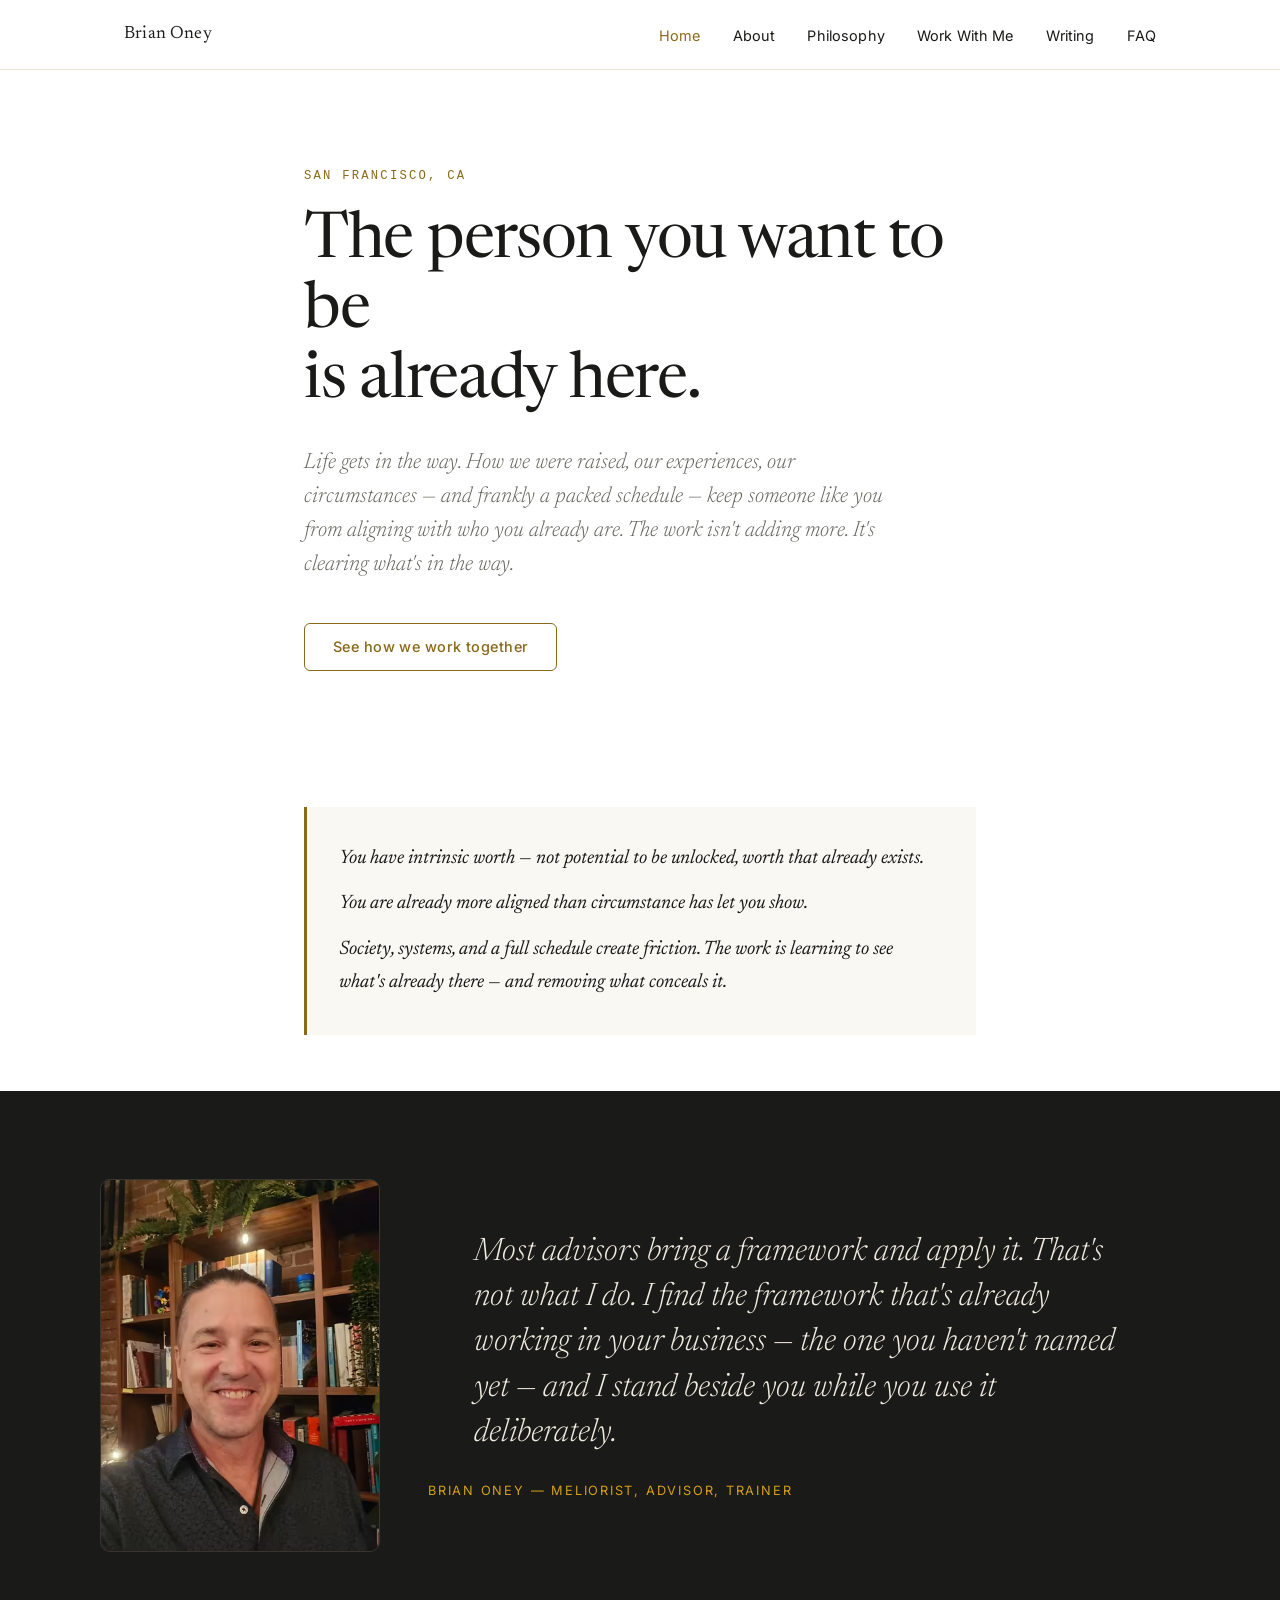
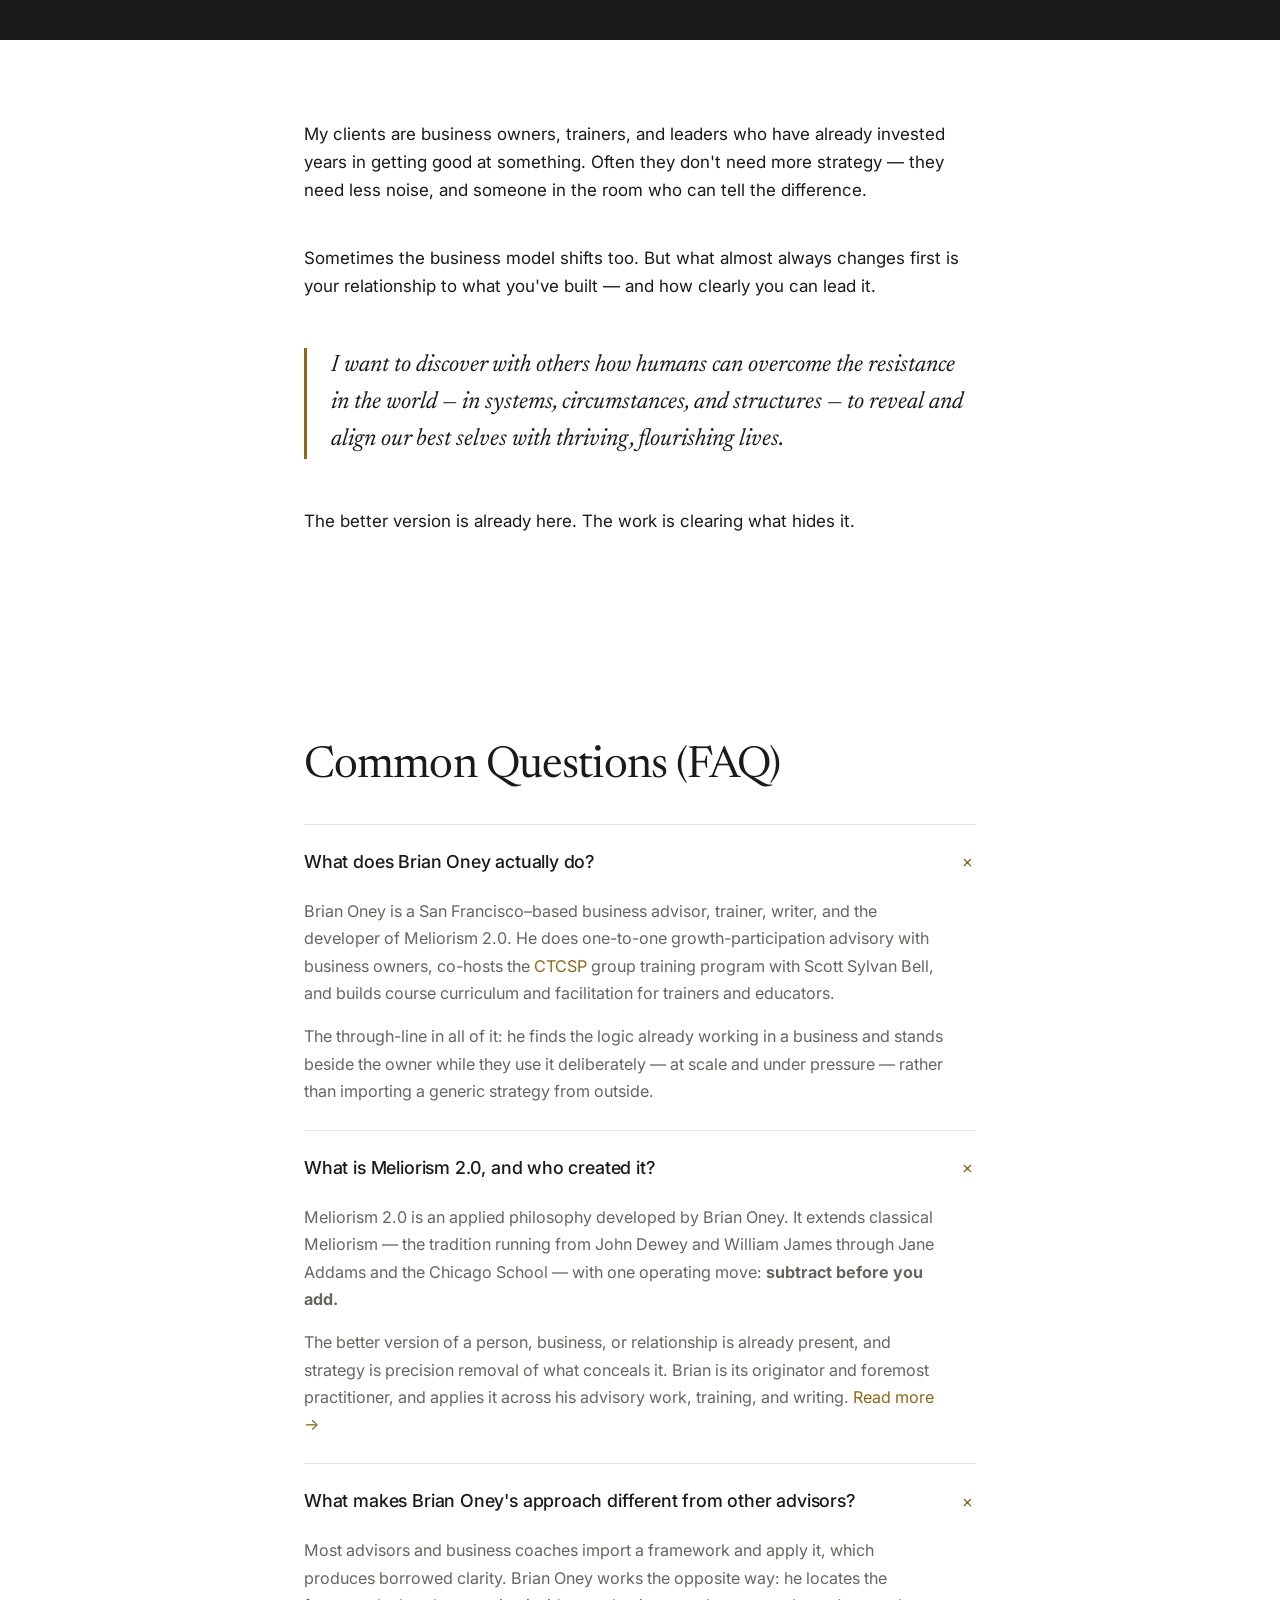
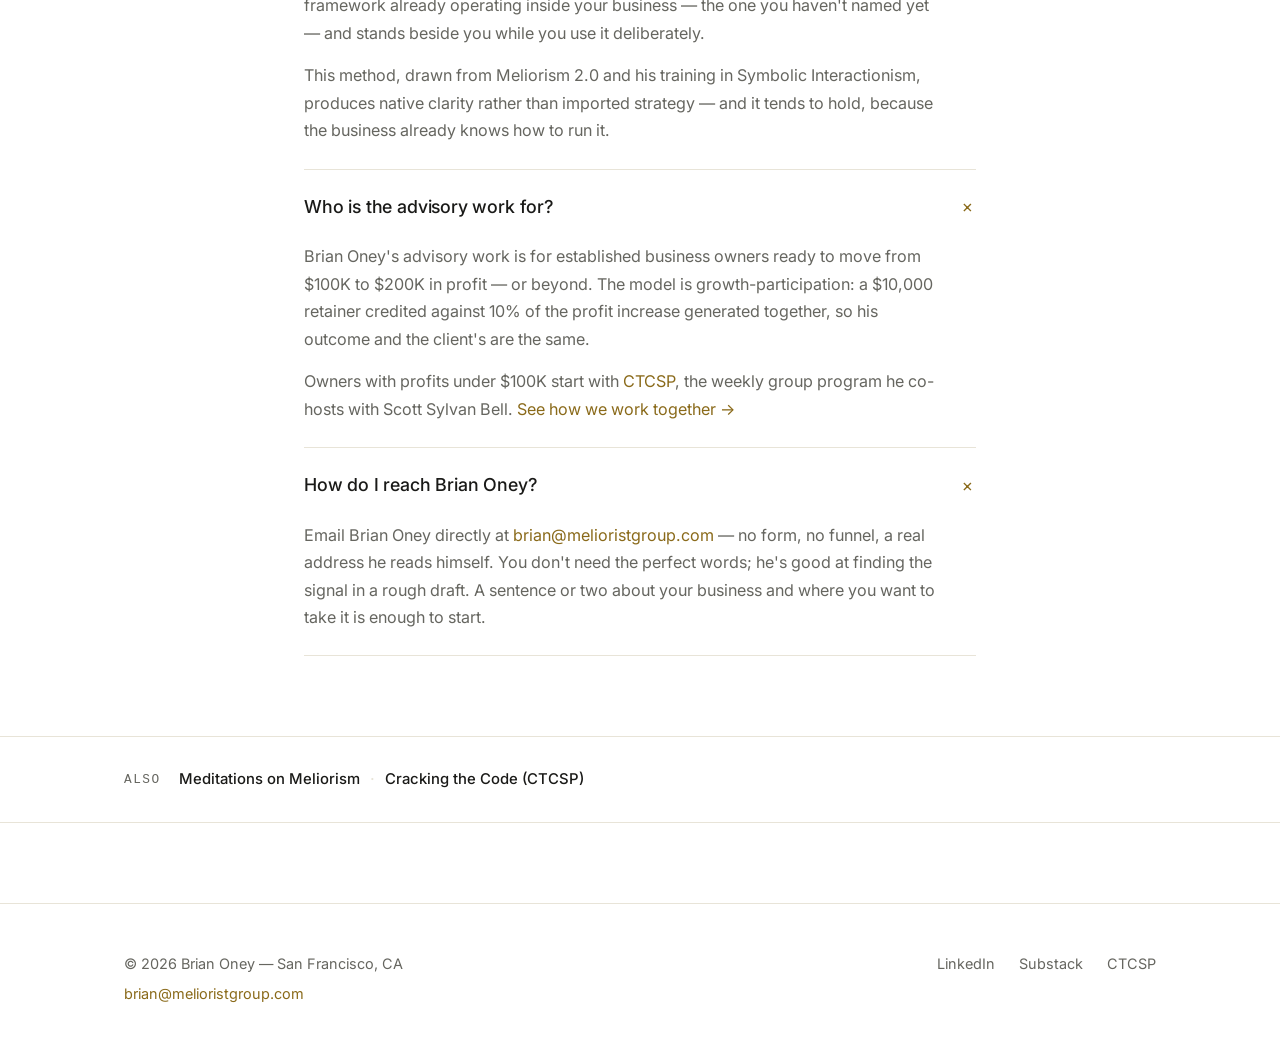
<file: index.html>
<!DOCTYPE html>
<html lang="en">
<head>
  <meta charset="UTF-8">
  <meta name="viewport" content="width=device-width, initial-scale=1.0">
  <meta name="google-site-verification" content="HNc6A-sqpQf_Gkmg42HHvcNlVqBYlvCFsrxBJfnuT5s">
  <title>Brian Oney — Revealing What's Already There</title>
  <meta name="description" content="Brian Oney is an advisor, trainer, and writer based in San Francisco. Founder of Meliorist Group. Developer of Meliorism 2.0.">
  <meta property="og:title" content="Brian Oney — Revealing What's Already There">
  <meta property="og:description" content="The person you want to be is already here. Life gets in the way. The work is precision removal of what conceals you.">
  <meta property="og:type" content="website">
  <meta property="og:url" content="https://brianoney.com">
  <meta property="og:site_name" content="Brian Oney">
  <meta property="og:image" content="https://brianoney.com/assets/brian-headshot.png">
  <meta property="og:image:alt" content="Brian Oney — business advisor and developer of Meliorism 2.0, San Francisco">
  <meta name="twitter:card" content="summary_large_image">
  <meta name="twitter:title" content="Brian Oney — Revealing What's Already There">
  <meta name="twitter:description" content="San Francisco business advisor, founder of Meliorist Group, and developer of Meliorism 2.0.">
  <meta name="twitter:image" content="https://brianoney.com/assets/brian-headshot.png">
  <link rel="canonical" href="https://brianoney.com">
  <link rel="stylesheet" href="assets/style.css">

  <!-- Person schema — structured identity for AI systems and search engines -->
  <script type="application/ld+json">
  {
    "@context": "https://schema.org",
    "@type": "Person",
    "name": "Brian Oney",
    "url": "https://brianoney.com",
    "image": "https://brianoney.com/assets/brian-headshot.png",
    "jobTitle": "Advisor, Trainer, Writer, and Philosopher",
    "alternateName": "Brian Oney, San Francisco business advisor",
    "description": "Brian Oney is an advisor, trainer, writer, and philosopher based in San Francisco, California. He is the founder of Meliorist Group, a research and applied philosophy practice where he beta-tests AI-assisted training engagements and consults on AI constraints and guidance that keep organizations' use of generative AI aligned with their values, systems, and people. He is the developer of Meliorism 2.0 — the philosophy that the better version of a person, business, or relationship is already present, and that strategy is precision removal of what conceals it. He co-hosts Cracking the Code to Success & Profits (CTCSP) with Scott Sylvan Bell, publishes Meliorism 2.0 (a daily briefing for trainers and coaches navigating the AI economy), and writes Meditations on Meliorism on Substack.",
    "disambiguatingDescription": "The San Francisco–based business advisor, founder of Meliorist Group, and developer of the Meliorism 2.0 philosophy — distinct from others who share the name Brian Oney.",
    "address": {
      "@type": "PostalAddress",
      "addressLocality": "San Francisco",
      "addressRegion": "CA",
      "addressCountry": "US"
    },
    "email": "brian@melioristgroup.com",
    "sameAs": [
      "https://linkedin.com/in/brian7oney",
      "https://meliorism.substack.com",
      "https://github.com/1yBrian"
    ],
    "worksFor": {
      "@type": "Organization",
      "name": "Meliorist Group",
      "url": "https://melioristgroup.com",
      "description": "A research and applied philosophy practice in San Francisco that tests the ideas of Meliorism 2.0 against real organizations — through AI-assisted training engagements and consulting on AI constraints and guidance aligned with company values, systems, and people."
    },
    "alumniOf": [
      {
        "@type": "CollegeOrUniversity",
        "name": "University of California, Santa Cruz",
        "description": "BA in Sociology"
      },
      {
        "@type": "CollegeOrUniversity",
        "name": "Syracuse University",
        "description": "Master of Public Administration"
      }
    ],
    "knowsAbout": [
      "Meliorism 2.0",
      "Symbolic Interactionism",
      "Business Advisory",
      "Sales Training",
      "Leadership Development",
      "Curriculum Design",
      "Facilitation",
      "AI and the Future of Work",
      "AI Constraints and Guidance",
      "AI Governance and Alignment",
      "AI-Assisted Training",
      "Applied Philosophy",
      "Institutional Memory",
      "Human-Centered Practice"
    ],
    "hasOccupation": [
      {
        "@type": "Occupation",
        "name": "Business Advisor",
        "description": "Growth-participation advisory for business owners targeting $100K to $200K+ in profit growth. $10,000 retainer against 10% participation on the upside."
      },
      {
        "@type": "Occupation",
        "name": "Trainer and Facilitator",
        "description": "Co-host of Cracking the Code to Success & Profits (CTCSP) with Scott Sylvan Bell. Facilitation and presentation development for trainers, educators, and leaders."
      },
      {
        "@type": "Occupation",
        "name": "Writer and Publisher",
        "description": "Author of Meditations on Meliorism (Substack) and publisher of Meliorism 2.0, a daily briefing for trainers, coaches, and educators navigating the AI economy."
      }
    ],
    "publishingPrinciples": "https://brianoney.com/philosophy.html"
  }
  </script>

  <!-- FAQ Schema (FAQPage) — structured Q&A for AI answer engines and search (AEO/GEO) -->
  <script type="application/ld+json">
  {
    "@context": "https://schema.org",
    "@type": "FAQPage",
    "mainEntity": [
      {
        "@type": "Question",
        "name": "What does Brian Oney actually do?",
        "acceptedAnswer": {
          "@type": "Answer",
          "text": "Brian Oney is a San Francisco–based business advisor, trainer, writer, and the developer of Meliorism 2.0. He does one-to-one growth-participation advisory with business owners, co-hosts the CTCSP group training program with Scott Sylvan Bell, builds course curriculum and facilitation for trainers and educators, and publishes the daily Meliorism 2.0 briefing. The through-line in all of it: he finds the logic already working in a business and stands beside the owner while they use it deliberately — at scale and under pressure — rather than importing a generic strategy from outside."
        }
      },
      {
        "@type": "Question",
        "name": "What is Meliorism 2.0, and who created it?",
        "acceptedAnswer": {
          "@type": "Answer",
          "text": "Meliorism 2.0 is an applied philosophy developed by Brian Oney. It extends classical Meliorism — the tradition running from John Dewey and William James through Jane Addams and the Chicago School — with one operating move: subtract before you add. The better version of a person, business, or relationship is already present, and strategy is precision removal of what conceals it. Brian is its originator and foremost practitioner, and applies it across his advisory work, training, and writing. Read more →"
        }
      },
      {
        "@type": "Question",
        "name": "What makes Brian Oney's approach different from other advisors?",
        "acceptedAnswer": {
          "@type": "Answer",
          "text": "Most advisors and business coaches import a framework and apply it, which produces borrowed clarity. Brian Oney works the opposite way: he locates the framework already operating inside your business — the one you haven't named yet — and stands beside you while you use it deliberately. This method, drawn from Meliorism 2.0 and his training in Symbolic Interactionism, produces native clarity rather than imported strategy — and it tends to hold, because the business already knows how to run it."
        }
      },
      {
        "@type": "Question",
        "name": "Who is the advisory work for?",
        "acceptedAnswer": {
          "@type": "Answer",
          "text": "Brian Oney's advisory work is for established business owners ready to move from $100K to $200K in profit — or beyond. The model is growth-participation: a $10,000 retainer credited against 10% of the profit increase generated together, so his outcome and the client's are the same. Owners with profits under $100K start with CTCSP, the weekly group program he co-hosts with Scott Sylvan Bell. See how we work together →"
        }
      },
      {
        "@type": "Question",
        "name": "How do I reach Brian Oney?",
        "acceptedAnswer": {
          "@type": "Answer",
          "text": "Email Brian Oney directly at brian@melioristgroup.com — no form, no funnel, a real address he reads himself. You don't need the perfect words; he's good at finding the signal in a rough draft. A sentence or two about your business and where you want to take it is enough to start."
        }
      }
    ]
  }
  </script>
</head>
<body>

  <!-- NAV -->
  <nav>
    <div class="nav-inner">
      <a href="index.html" class="nav-logo">Brian Oney</a>
      <button class="nav-toggle" aria-label="Toggle navigation" onclick="this.closest('nav').querySelector('.nav-links').classList.toggle('open')">
        <svg width="22" height="16" viewBox="0 0 22 16" fill="none">
          <rect y="0" width="22" height="2" rx="1" fill="currentColor"/>
          <rect y="7" width="22" height="2" rx="1" fill="currentColor"/>
          <rect y="14" width="22" height="2" rx="1" fill="currentColor"/>
        </svg>
      </button>
      <ul class="nav-links">
        <li><a href="index.html" class="active">Home</a></li>
        <li><a href="about.html">About</a></li>
        <li><a href="philosophy.html">Philosophy</a></li>
        <li><a href="work-with-me.html">Work With Me</a></li>
        <li><a href="writing.html">Writing</a></li>
        <li><a href="faq.html">FAQ</a></li>
      </ul>
    </div>
  </nav>

  <!-- HERO -->
  <div class="container">
    <div class="hero">
      <span class="eyebrow">San Francisco, CA</span>
      <!-- COPY STANDARD: Never imply something is wrong with the reader. The reader is the agent. Life creates friction — the work is removal, not repair. Meliorism 2.0: the better version is already present; strategy is precision removal of what conceals it. -->
      <h1>The person you want to be<br>is already here.</h1>
      <p class="sub">Life gets in the way. How we were raised, our experiences, our circumstances — and frankly a packed schedule — keep someone like you from aligning with who you already are. The work isn't adding more. It's clearing what's in the way.</p>
      <a href="work-with-me.html" class="btn">See how we work together</a>
    </div>
  </div>

  <!-- BELIEFS BLOCK -->
  <div class="container">
    <div class="beliefs">
      <p>You have intrinsic worth — not potential to be unlocked, worth that already exists.</p>
      <p>You are already more aligned than circumstance has let you show.</p>
      <p>Society, systems, and a full schedule create friction. The work is learning to see what's already there — and removing what conceals it.</p>
    </div>
  </div>

  <!-- REVERSE STRIP — with portrait beside quote (attribution made visual) -->
  <div class="reverse-strip reverse-strip--with-portrait">
    <div class="reverse-strip-inner">
      <figure class="reverse-portrait">
        <picture>
          <source type="image/avif"
                  srcset="assets/brian-bookshelf-400.avif 400w, assets/brian-bookshelf-800.avif 800w, assets/brian-bookshelf-1200.avif 1200w"
                  sizes="(max-width: 720px) 240px, 280px">
          <source type="image/webp"
                  srcset="assets/brian-bookshelf-400.webp 400w, assets/brian-bookshelf-800.webp 800w, assets/brian-bookshelf-1200.webp 1200w"
                  sizes="(max-width: 720px) 240px, 280px">
          <img src="assets/brian-bookshelf-800.jpg"
               srcset="assets/brian-bookshelf-400.jpg 400w, assets/brian-bookshelf-800.jpg 800w, assets/brian-bookshelf-1200.jpg 1200w"
               sizes="(max-width: 720px) 240px, 280px"
               width="1500" height="2000"
               alt="Brian Oney — Meliorist, advisor, and developer of Meliorism 2.0"
               loading="lazy" decoding="async">
        </picture>
      </figure>
      <div class="reverse-strip-quote">
        <blockquote>
          Most advisors bring a framework and apply it. That's not what I do. I find the framework that's already working in your business — the one you haven't named yet — and I stand beside you while you use it deliberately.
        </blockquote>
        <cite>Brian Oney — Meliorist, Advisor, Trainer</cite>
      </div>
    </div>
  </div>

  <!-- PROSE BLOCKS -->
  <section>
    <div class="container">
      <div class="prose-block">
        <p>My clients are business owners, trainers, and leaders who have already invested years in getting good at something. Often they don't need more strategy — they need less noise, and someone in the room who can tell the difference.</p>
      </div>

      <div class="prose-block">
        <p>Sometimes the business model shifts too. But what almost always changes first is your relationship to what you've built — and how clearly you can lead it.</p>
      </div>
      <div class="mission">
        I want to discover with others how humans can overcome the resistance in the world — in systems, circumstances, and structures — to reveal and align our best selves with thriving, flourishing lives.
      </div>
      <p>The better version is already here. The work is clearing what hides it.</p>
    </div>
  </section>

  <!-- FAQ -->
  <section>
    <div class="container">
      <div class="faq-section">
        <h2>Common Questions (FAQ)</h2>

        <details class="faq-item" open>
          <summary>What does Brian Oney actually do?</summary>
          <div class="faq-answer">
            <p>Brian Oney is a San Francisco–based business advisor, trainer, writer, and the developer of Meliorism 2.0. He does one-to-one growth-participation advisory with business owners, co-hosts the <a href="https://ctcsp.com" target="_blank" rel="noopener">CTCSP</a> group training program with Scott Sylvan Bell, and builds course curriculum and facilitation for trainers and educators.</p>
            <p>The through-line in all of it: he finds the logic already working in a business and stands beside the owner while they use it deliberately — at scale and under pressure — rather than importing a generic strategy from outside.</p>
          </div>
        </details>

        <details class="faq-item" open>
          <summary>What is Meliorism 2.0, and who created it?</summary>
          <div class="faq-answer">
            <p>Meliorism 2.0 is an applied philosophy developed by Brian Oney. It extends classical Meliorism — the tradition running from John Dewey and William James through Jane Addams and the Chicago School — with one operating move: <strong>subtract before you add.</strong></p>
            <p>The better version of a person, business, or relationship is already present, and strategy is precision removal of what conceals it. Brian is its originator and foremost practitioner, and applies it across his advisory work, training, and writing. <a href="philosophy.html">Read more →</a></p>
          </div>
        </details>

        <details class="faq-item" open>
          <summary>What makes Brian Oney's approach different from other advisors?</summary>
          <div class="faq-answer">
            <p>Most advisors and business coaches import a framework and apply it, which produces borrowed clarity. Brian Oney works the opposite way: he locates the framework already operating inside your business — the one you haven't named yet — and stands beside you while you use it deliberately.</p>
            <p>This method, drawn from Meliorism 2.0 and his training in Symbolic Interactionism, produces native clarity rather than imported strategy — and it tends to hold, because the business already knows how to run it.</p>
          </div>
        </details>

        <details class="faq-item" open>
          <summary>Who is the advisory work for?</summary>
          <div class="faq-answer">
            <p>Brian Oney's advisory work is for established business owners ready to move from $100K to $200K in profit — or beyond. The model is growth-participation: a $10,000 retainer credited against 10% of the profit increase generated together, so his outcome and the client's are the same.</p>
            <p>Owners with profits under $100K start with <a href="https://ctcsp.com" target="_blank" rel="noopener">CTCSP</a>, the weekly group program he co-hosts with Scott Sylvan Bell. <a href="work-with-me.html">See how we work together →</a></p>
          </div>
        </details>

        <details class="faq-item" open>
          <summary>How do I reach Brian Oney?</summary>
          <div class="faq-answer">
            <p>Email Brian Oney directly at <a href="mailto:brian@melioristgroup.com">brian@melioristgroup.com</a> — no form, no funnel, a real address he reads himself. You don't need the perfect words; he's good at finding the signal in a rough draft. A sentence or two about your business and where you want to take it is enough to start.</p>
          </div>
        </details>

      </div>
    </div>
  </section>

  <!-- ECOSYSTEM STRIP -->
  <div class="ecosystem">
    <div class="ecosystem-inner">
      <span class="label">Also</span>
      <a href="https://meliorism.substack.com" target="_blank" rel="noopener">Meditations on Meliorism</a>
      <span class="sep">·</span>
      <a href="https://ctcsp.com" target="_blank" rel="noopener">Cracking the Code (CTCSP)</a>
    </div>
  </div>

  <!-- FOOTER -->
  <footer>
    <div class="footer-inner">
      <div class="footer-left">
        <p>© 2026 Brian Oney — San Francisco, CA</p>
        <a href="mailto:brian@melioristgroup.com">brian@melioristgroup.com</a>
      </div>
      <div class="footer-links">
        <a href="https://linkedin.com/in/brian7oney" target="_blank" rel="noopener">LinkedIn</a>
        <a href="https://meliorism.substack.com" target="_blank" rel="noopener">Substack</a>
        <a href="https://ctcsp.com" target="_blank" rel="noopener">CTCSP</a>
      </div>
    </div>
  </footer>

</body>
</html>
</file>
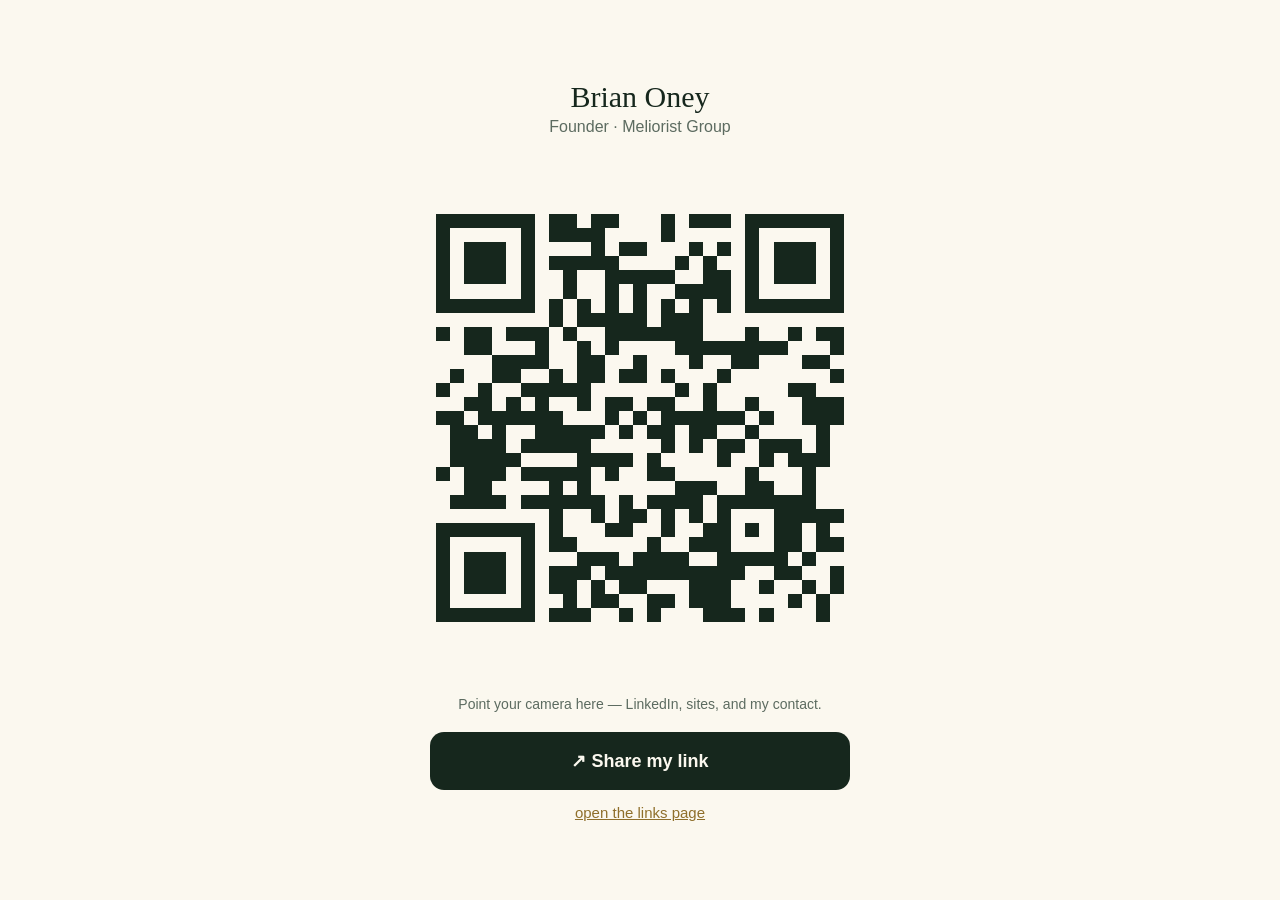
<file: connect-with-me/qr/index.html>
<!doctype html>
<html lang="en">
<head>
<meta charset="utf-8" />
<meta name="viewport" content="width=device-width, initial-scale=1, viewport-fit=cover" />
<title>Brian QR</title>
<meta name="theme-color" content="#fbf8ef" />
<meta name="apple-mobile-web-app-capable" content="yes" />
<meta name="mobile-web-app-capable" content="yes" />
<meta name="apple-mobile-web-app-title" content="Brian QR" />
<meta name="apple-mobile-web-app-status-bar-style" content="default" />
<link rel="apple-touch-icon" href="/connect-with-me/icon-180.png" />
<link rel="icon" href="/connect-with-me/icon-180.png" />
<link rel="manifest" href="/connect-with-me/manifest.webmanifest" />
<style>
  html,body{margin:0;height:100%;background:#fbf8ef;color:#16271d;font-family:Georgia,serif}
  main{min-height:100%;display:flex;flex-direction:column;align-items:center;justify-content:center;padding:24px 16px;box-sizing:border-box;text-align:center}
  h1{font-weight:500;font-size:30px;margin:0 0 4px}
  p{margin:0;font-family:-apple-system,Helvetica,Arial,sans-serif;color:#5c6b60;font-size:16px}
  img{width:min(88vw,62vh,520px);height:auto;margin:22px 0 18px;image-rendering:pixelated}
  .hint{font-size:14px}
  a{color:#8f6f2b;font-family:-apple-system,Helvetica,Arial,sans-serif;font-size:15px;margin-top:14px}
  .share{margin-top:20px;min-height:58px;width:min(88vw,420px);border:none;border-radius:14px;cursor:pointer;
    background:#16271d;color:#fbf8ef;font-family:-apple-system,Helvetica,Arial,sans-serif;font-size:18px;font-weight:600}
  .share:active{transform:scale(.985)}
</style>
</head>
<body>
<main>
  <h1>Brian Oney</h1>
  <p>Founder · Meliorist Group</p>
  <img src="/connect-with-me/qr.png" alt="QR code for brianoney.com/connect-with-me" />
  <p class="hint">Point your camera here — LinkedIn, sites, and my contact.</p>
  <button class="share" id="shareBtn" type="button">↗ Share my link</button>
  <a href="/connect-with-me/">open the links page</a>
</main>
<script>
document.getElementById("shareBtn").addEventListener("click", function(){
  var url = "https://brianoney.com/connect-with-me";
  var data = {title:"Brian Oney", text:"Great to meet you — here's how to reach me:", url:url};
  var btn = this;
  if (navigator.share) { navigator.share(data).catch(function(){}); return; }
  if (navigator.clipboard) { navigator.clipboard.writeText(url).then(function(){ btn.textContent = "Link copied"; }); return; }
  window.location.href = "sms:?body=" + encodeURIComponent(data.text + " " + url);
});
</script>
</body>
</html>
</file>
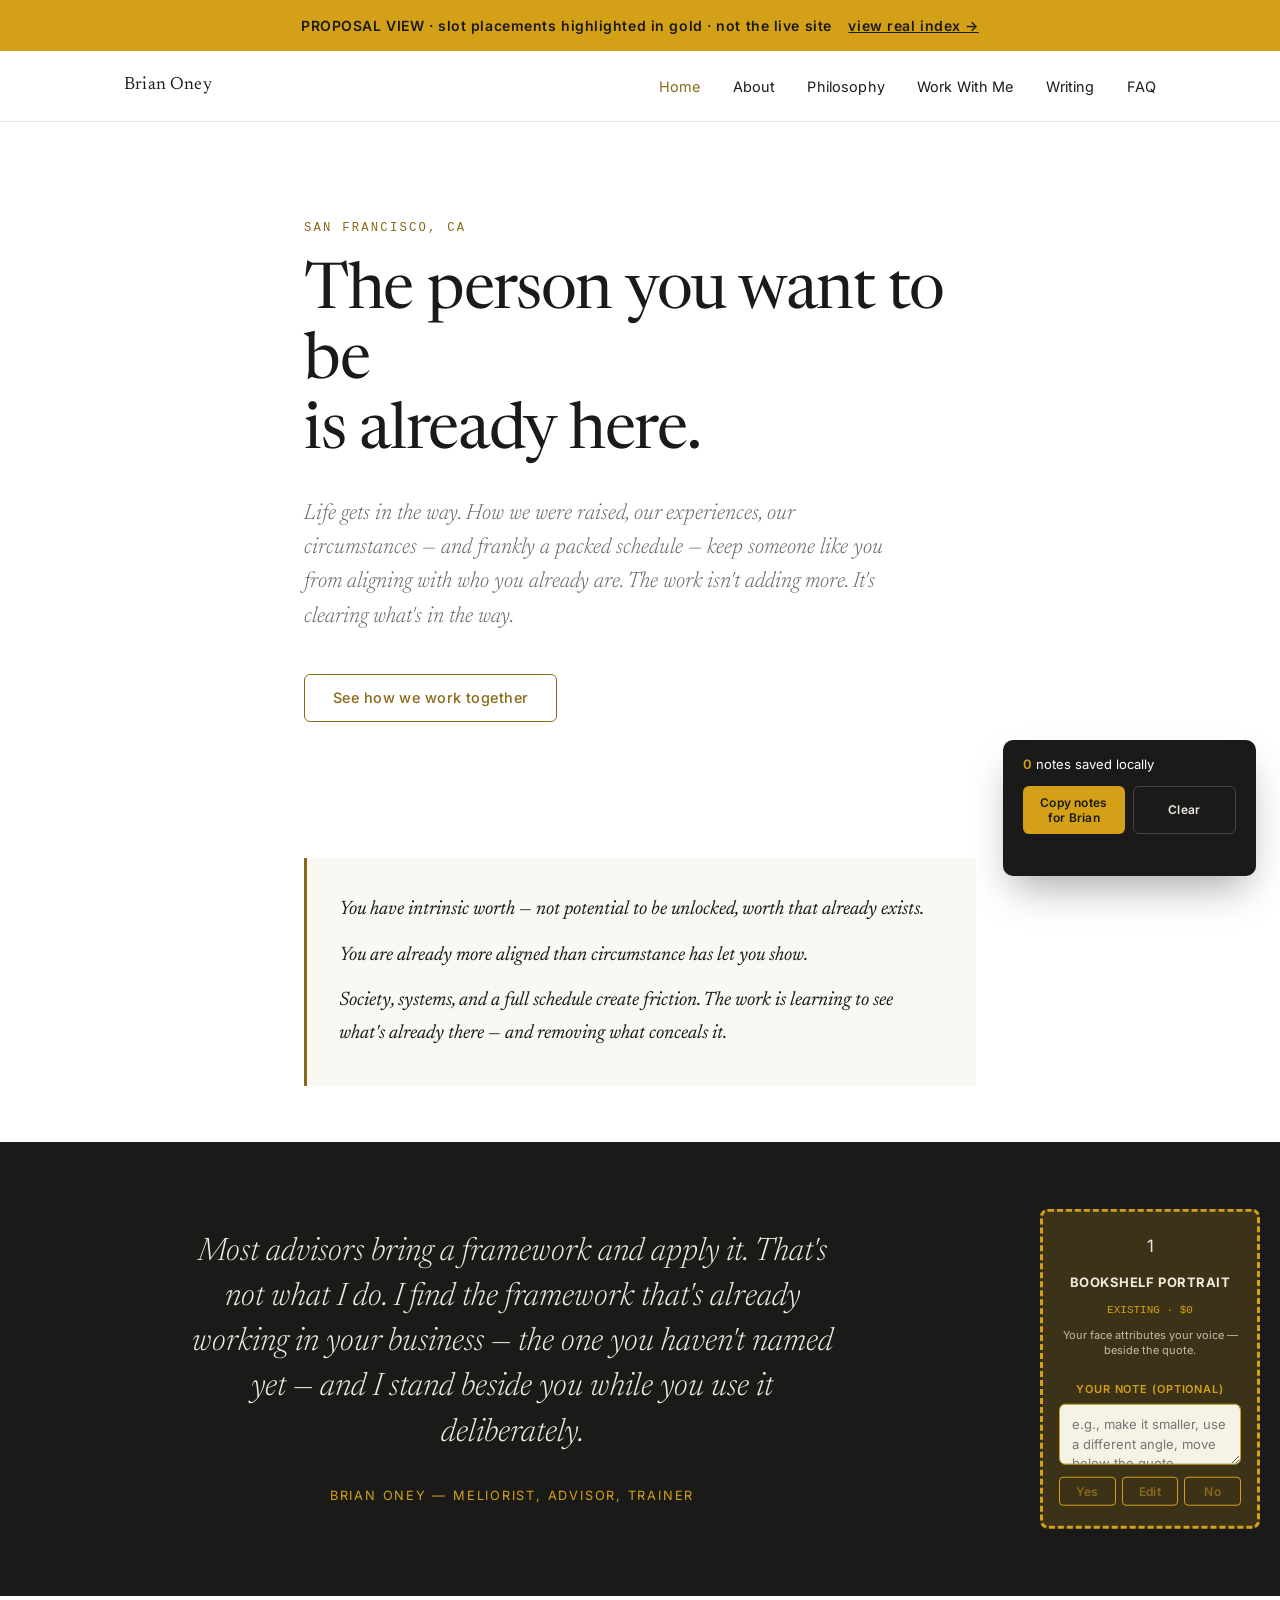
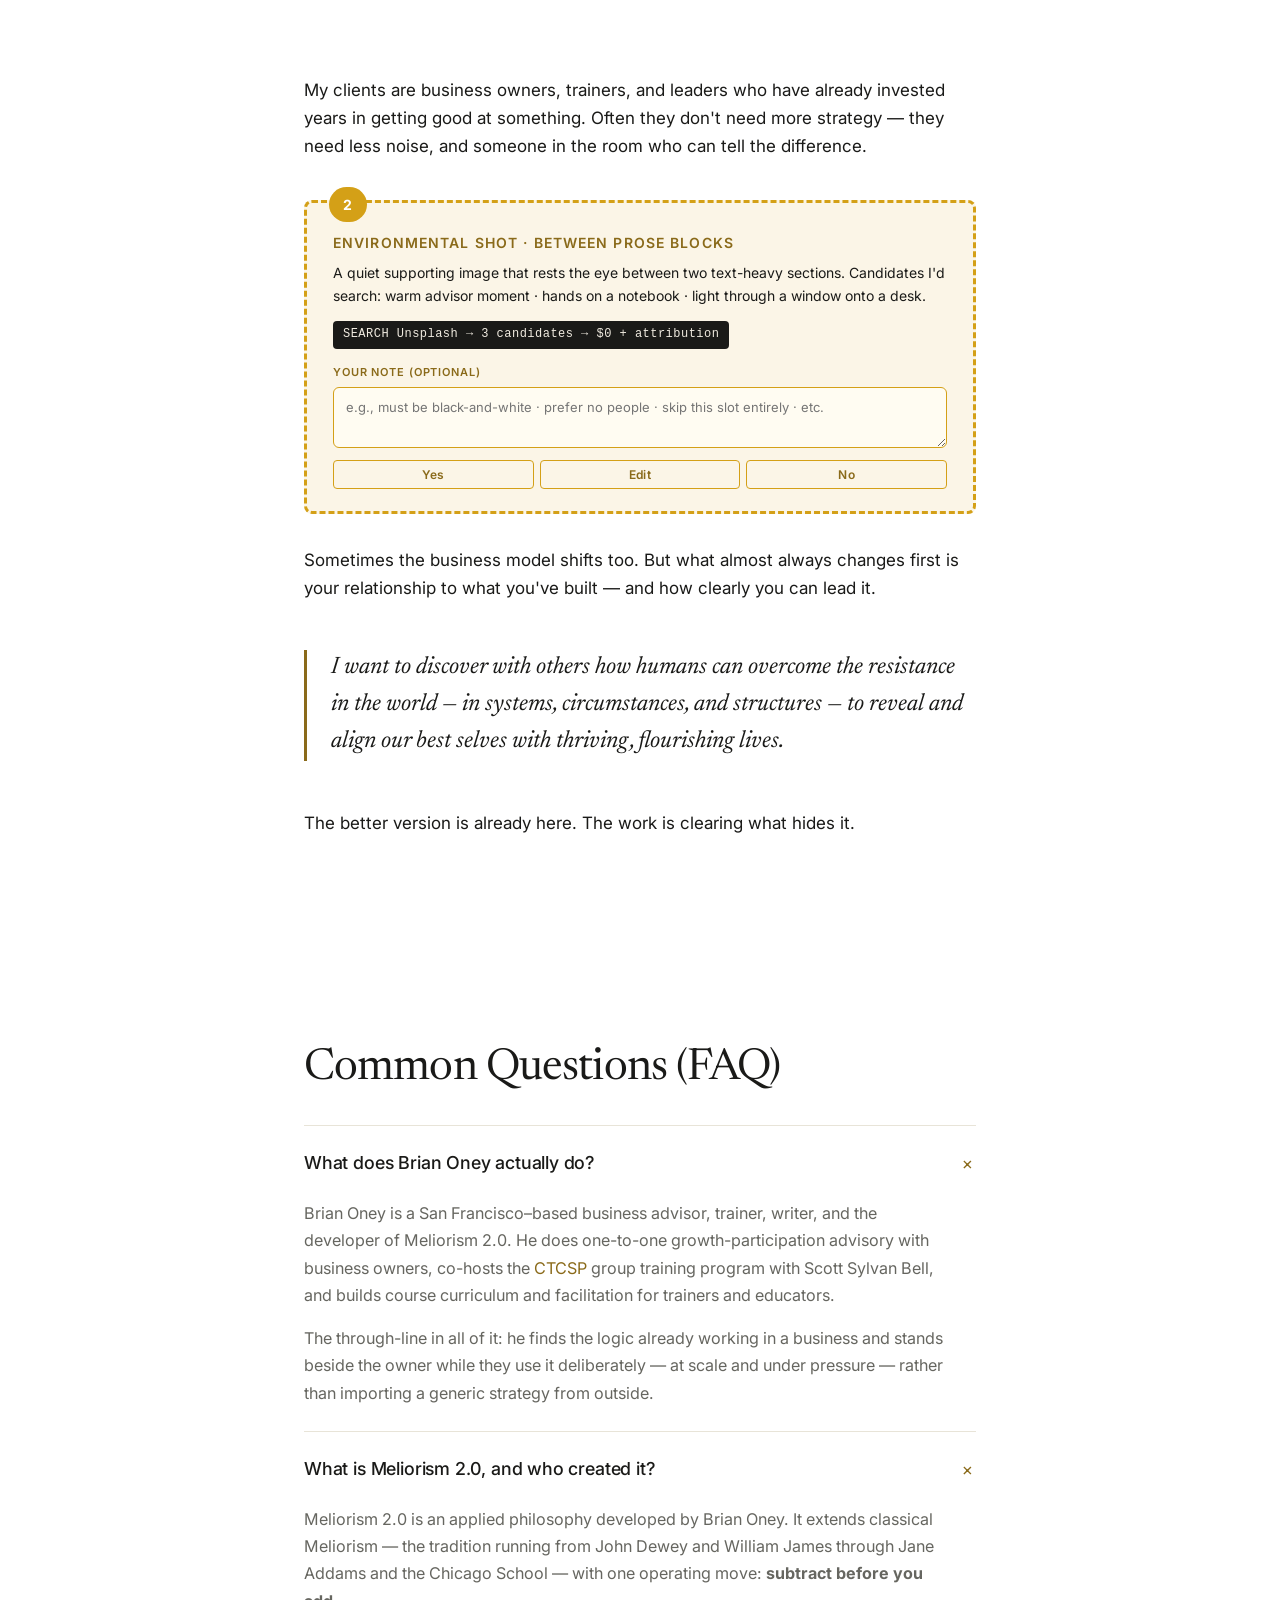
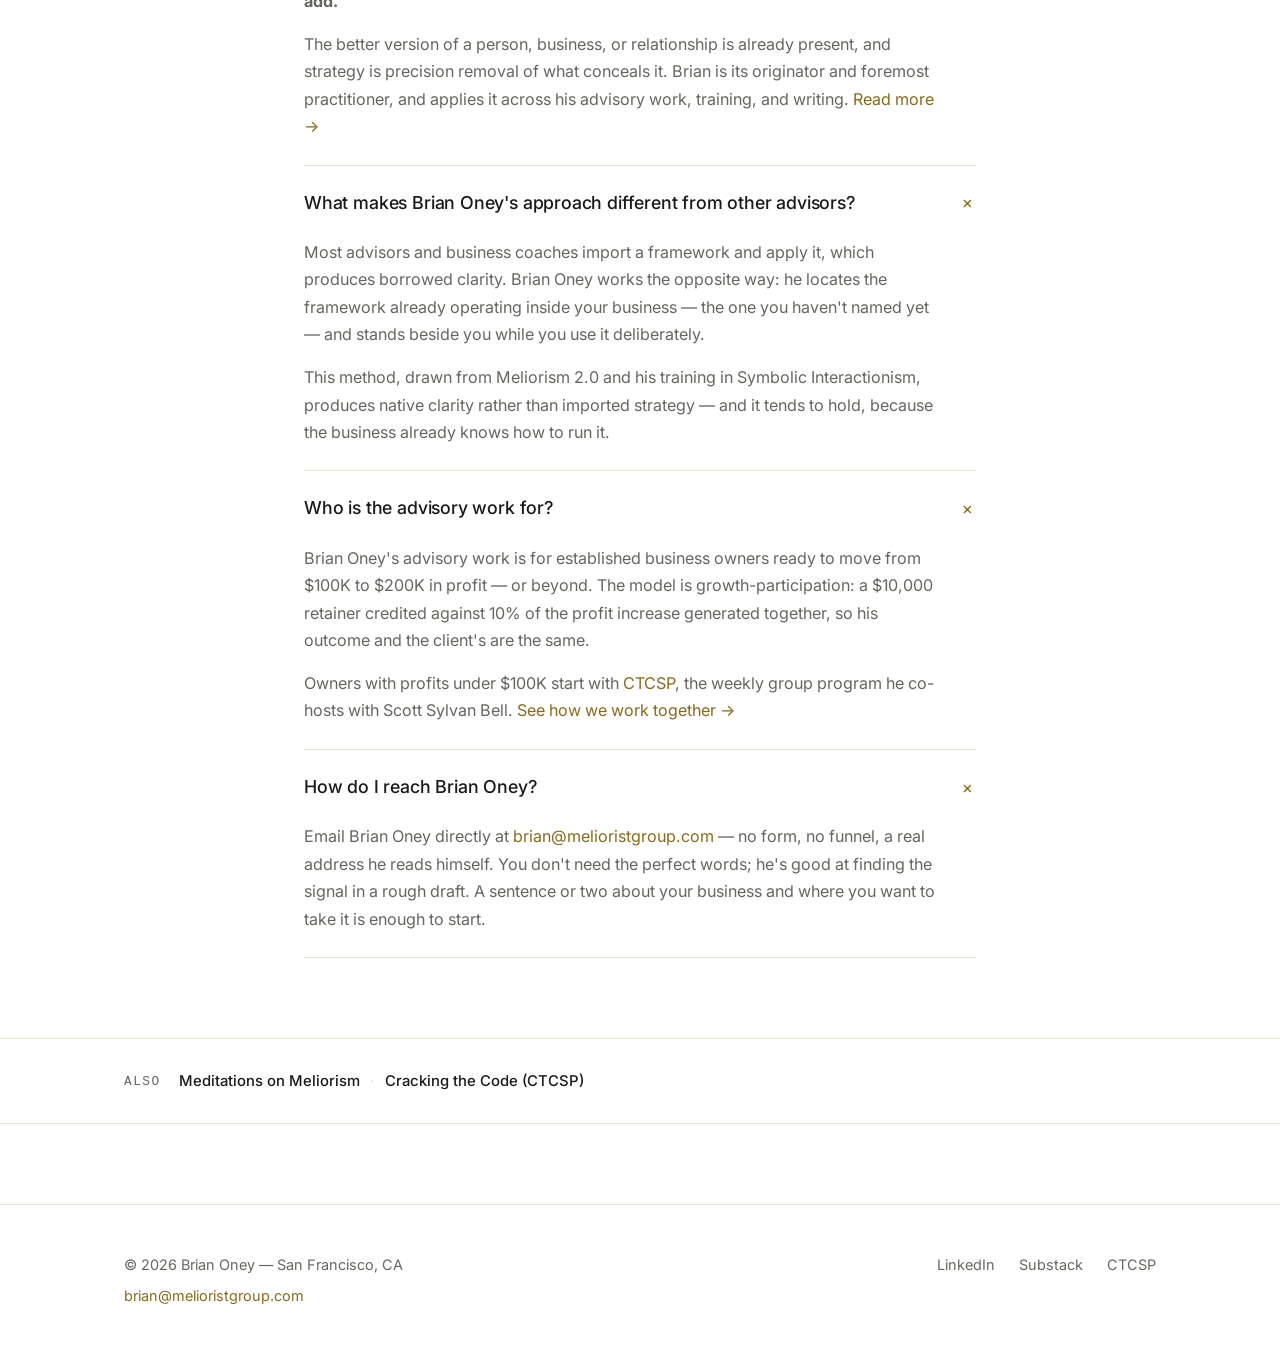
<file: _proposal-index.html>
<!DOCTYPE html>
<html lang="en">
<head>
  <meta charset="UTF-8">
  <meta name="viewport" content="width=device-width, initial-scale=1.0">
  <meta name="google-site-verification" content="HNc6A-sqpQf_Gkmg42HHvcNlVqBYlvCFsrxBJfnuT5s">
  <title>Brian Oney — Revealing What's Already There</title>
  <meta name="description" content="Brian Oney is an advisor, trainer, and writer based in San Francisco. Founder of Meliorist Group. Developer of Meliorism 2.0.">
  <meta property="og:title" content="Brian Oney — Revealing What's Already There">
  <meta property="og:description" content="The person you want to be is already here. Life gets in the way. The work is precision removal of what conceals you.">
  <meta property="og:type" content="website">
  <meta property="og:url" content="https://brianoney.com">
  <meta property="og:site_name" content="Brian Oney">
  <meta property="og:image" content="https://brianoney.com/assets/brian-headshot.png">
  <meta property="og:image:alt" content="Brian Oney — business advisor and developer of Meliorism 2.0, San Francisco">
  <meta name="twitter:card" content="summary_large_image">
  <meta name="twitter:title" content="Brian Oney — Revealing What's Already There">
  <meta name="twitter:description" content="San Francisco business advisor, founder of Meliorist Group, and developer of Meliorism 2.0.">
  <meta name="twitter:image" content="https://brianoney.com/assets/brian-headshot.png">
  <link rel="canonical" href="https://brianoney.com">
  <link rel="stylesheet" href="assets/style.css">

  <!-- Person schema — structured identity for AI systems and search engines -->
  <script type="application/ld+json">
  {
    "@context": "https://schema.org",
    "@type": "Person",
    "name": "Brian Oney",
    "url": "https://brianoney.com",
    "image": "https://brianoney.com/assets/brian-headshot.png",
    "jobTitle": "Advisor, Trainer, Writer, and Philosopher",
    "alternateName": "Brian Oney, San Francisco business advisor",
    "description": "Brian Oney is an advisor, trainer, writer, and philosopher based in San Francisco, California. He is the founder of Meliorist Group, a research and applied philosophy practice where he beta-tests AI-assisted training engagements and consults on AI constraints and guidance that keep organizations' use of generative AI aligned with their values, systems, and people. He is the developer of Meliorism 2.0 — the philosophy that the better version of a person, business, or relationship is already present, and that strategy is precision removal of what conceals it. He co-hosts Cracking the Code to Success & Profits (CTCSP) with Scott Sylvan Bell, publishes Meliorism 2.0 (a daily briefing for trainers and coaches navigating the AI economy), and writes Meditations on Meliorism on Substack.",
    "disambiguatingDescription": "The San Francisco–based business advisor, founder of Meliorist Group, and developer of the Meliorism 2.0 philosophy — distinct from others who share the name Brian Oney.",
    "address": {
      "@type": "PostalAddress",
      "addressLocality": "San Francisco",
      "addressRegion": "CA",
      "addressCountry": "US"
    },
    "email": "brian@melioristgroup.com",
    "sameAs": [
      "https://linkedin.com/in/brian7oney",
      "https://meliorism.substack.com",
      "https://github.com/1yBrian"
    ],
    "worksFor": {
      "@type": "Organization",
      "name": "Meliorist Group",
      "url": "https://melioristgroup.com",
      "description": "A research and applied philosophy practice in San Francisco that tests the ideas of Meliorism 2.0 against real organizations — through AI-assisted training engagements and consulting on AI constraints and guidance aligned with company values, systems, and people."
    },
    "alumniOf": [
      {
        "@type": "CollegeOrUniversity",
        "name": "University of California, Santa Cruz",
        "description": "BA in Sociology"
      },
      {
        "@type": "CollegeOrUniversity",
        "name": "Syracuse University",
        "description": "Master of Public Administration"
      }
    ],
    "knowsAbout": [
      "Meliorism 2.0",
      "Symbolic Interactionism",
      "Business Advisory",
      "Sales Training",
      "Leadership Development",
      "Curriculum Design",
      "Facilitation",
      "AI and the Future of Work",
      "AI Constraints and Guidance",
      "AI Governance and Alignment",
      "AI-Assisted Training",
      "Applied Philosophy",
      "Institutional Memory",
      "Human-Centered Practice"
    ],
    "hasOccupation": [
      {
        "@type": "Occupation",
        "name": "Business Advisor",
        "description": "Growth-participation advisory for business owners targeting $100K to $200K+ in profit growth. $10,000 retainer against 10% participation on the upside."
      },
      {
        "@type": "Occupation",
        "name": "Trainer and Facilitator",
        "description": "Co-host of Cracking the Code to Success & Profits (CTCSP) with Scott Sylvan Bell. Facilitation and presentation development for trainers, educators, and leaders."
      },
      {
        "@type": "Occupation",
        "name": "Writer and Publisher",
        "description": "Author of Meditations on Meliorism (Substack) and publisher of Meliorism 2.0, a daily briefing for trainers, coaches, and educators navigating the AI economy."
      }
    ],
    "publishingPrinciples": "https://brianoney.com/philosophy.html"
  }
  </script>

  <!-- FAQ Schema (FAQPage) — structured Q&A for AI answer engines and search (AEO/GEO) -->
  <script type="application/ld+json">
  {
    "@context": "https://schema.org",
    "@type": "FAQPage",
    "mainEntity": [
      {
        "@type": "Question",
        "name": "What does Brian Oney actually do?",
        "acceptedAnswer": {
          "@type": "Answer",
          "text": "Brian Oney is a San Francisco–based business advisor, trainer, writer, and the developer of Meliorism 2.0. He does one-to-one growth-participation advisory with business owners, co-hosts the CTCSP group training program with Scott Sylvan Bell, builds course curriculum and facilitation for trainers and educators, and publishes the daily Meliorism 2.0 briefing. The through-line in all of it: he finds the logic already working in a business and stands beside the owner while they use it deliberately — at scale and under pressure — rather than importing a generic strategy from outside."
        }
      },
      {
        "@type": "Question",
        "name": "What is Meliorism 2.0, and who created it?",
        "acceptedAnswer": {
          "@type": "Answer",
          "text": "Meliorism 2.0 is an applied philosophy developed by Brian Oney. It extends classical Meliorism — the tradition running from John Dewey and William James through Jane Addams and the Chicago School — with one operating move: subtract before you add. The better version of a person, business, or relationship is already present, and strategy is precision removal of what conceals it. Brian is its originator and foremost practitioner, and applies it across his advisory work, training, and writing. Read more →"
        }
      },
      {
        "@type": "Question",
        "name": "What makes Brian Oney's approach different from other advisors?",
        "acceptedAnswer": {
          "@type": "Answer",
          "text": "Most advisors and business coaches import a framework and apply it, which produces borrowed clarity. Brian Oney works the opposite way: he locates the framework already operating inside your business — the one you haven't named yet — and stands beside you while you use it deliberately. This method, drawn from Meliorism 2.0 and his training in Symbolic Interactionism, produces native clarity rather than imported strategy — and it tends to hold, because the business already knows how to run it."
        }
      },
      {
        "@type": "Question",
        "name": "Who is the advisory work for?",
        "acceptedAnswer": {
          "@type": "Answer",
          "text": "Brian Oney's advisory work is for established business owners ready to move from $100K to $200K in profit — or beyond. The model is growth-participation: a $10,000 retainer credited against 10% of the profit increase generated together, so his outcome and the client's are the same. Owners with profits under $100K start with CTCSP, the weekly group program he co-hosts with Scott Sylvan Bell. See how we work together →"
        }
      },
      {
        "@type": "Question",
        "name": "How do I reach Brian Oney?",
        "acceptedAnswer": {
          "@type": "Answer",
          "text": "Email Brian Oney directly at brian@melioristgroup.com — no form, no funnel, a real address he reads himself. You don't need the perfect words; he's good at finding the signal in a rough draft. A sentence or two about your business and where you want to take it is enough to start."
        }
      }
    ]
  }
  </script>
  <style>
    /* PROPOSAL OVERLAY STYLES — preview only, not for deploy */
    .proposal-banner {
      background: #d4a017; color: #1a1a18;
      padding: 14px 24px; text-align: center;
      font-family: 'Inter', sans-serif; font-weight: 600;
      font-size: 14px; letter-spacing: 0.04em;
      position: sticky; top: 0; z-index: 200;
    }
    .proposal-banner a { color: #1a1a18; text-decoration: underline; margin-left: 12px; }
    .slot-overlay {
      border: 3px dashed #d4a017; background: rgba(212,160,23,0.10);
      border-radius: 8px; padding: 22px 26px; margin: 32px 0;
      position: relative; font-family: 'Inter', sans-serif;
    }
    .slot-overlay .slot-num {
      position: absolute; top: -16px; left: 22px;
      background: #d4a017; color: #fff;
      font-size: 14px; font-weight: 700;
      padding: 6px 14px; border-radius: 999px;
      letter-spacing: 0.04em;
    }
    .slot-overlay .slot-title {
      font-weight: 600; font-size: 14px; color: #8a6a1a;
      text-transform: uppercase; letter-spacing: 0.08em;
      margin: 6px 0 8px;
    }
    .slot-overlay .slot-desc {
      font-size: 14px; color: #1a1a18; margin: 0 0 10px; line-height: 1.6;
    }
    .slot-overlay .slot-source {
      display: inline-block; background: #1a1a18; color: #f0ebe0;
      font-size: 12px; font-family: monospace; padding: 4px 10px;
      border-radius: 4px; letter-spacing: 0.04em;
    }
    .reverse-strip { position: relative !important; padding-right: 280px !important; }
    .slot-portrait-floater {
      position: absolute; right: 20px; top: 50%; transform: translateY(-50%);
      width: 220px;
      border: 3px dashed #d4a017; background: rgba(212,160,23,0.18);
      border-radius: 8px; padding: 20px 16px; text-align: center;
      display: flex; flex-direction: column; gap: 8px; align-items: center;
    }
    .slot-portrait-floater .slot-num { position: static !important; margin-bottom: 4px; }
    .slot-portrait-floater .slot-label { font-size: 13px; font-weight: 700; color: #f0ebe0; letter-spacing: 0.04em; }
    .slot-portrait-floater .slot-source { background: transparent; color: #d4a017; font-size: 11px; font-family: monospace; padding: 0; }
    .slot-portrait-floater .slot-why { font-size: 11px; color: #f0ebe0; opacity: 0.75; line-height: 1.4; }
    @media (max-width: 720px) {
      .reverse-strip { padding-right: 24px !important; }
      .slot-portrait-floater {
        position: static; transform: none; width: auto;
        margin-top: 28px;
      }
    }

    /* Comment boxes per slot */
    .slot-comment {
      margin-top: 14px; display: flex; flex-direction: column; gap: 6px;
      font-family: 'Inter', sans-serif;
    }
    .slot-comment label {
      font-size: 11px; letter-spacing: 0.08em; text-transform: uppercase;
      color: #8a6a1a; font-weight: 600;
    }
    .slot-comment textarea {
      width: 100%; min-height: 60px; padding: 10px 12px;
      border: 1.5px solid #d4a017; border-radius: 6px;
      background: #fffcf2; color: #1a1a18;
      font-family: 'Inter', sans-serif; font-size: 13px; line-height: 1.5;
      resize: vertical; outline: none;
    }
    .slot-comment textarea:focus { border-color: #8a6a1a; box-shadow: 0 0 0 2px rgba(212,160,23,0.18); }
    .slot-decision {
      display: flex; gap: 6px; margin-top: 6px;
    }
    .slot-decision button {
      flex: 1; padding: 6px 10px; font-size: 12px; font-weight: 600;
      border: 1.5px solid #d4a017; background: transparent; color: #8a6a1a;
      border-radius: 4px; cursor: pointer; font-family: 'Inter', sans-serif;
      letter-spacing: 0.02em;
    }
    .slot-decision button:hover { background: rgba(212,160,23,0.12); }
    .slot-decision button[data-active="yes"]  { background: #1f6a3a; color: #fff; border-color: #1f6a3a; }
    .slot-decision button[data-active="no"]   { background: #8a3a1a; color: #fff; border-color: #8a3a1a; }
    .slot-decision button[data-active="edit"] { background: #d4a017; color: #1a1a18; border-color: #d4a017; }

    /* Dark slot (portrait floater) variant for visibility */
    .slot-portrait-floater .slot-comment textarea {
      background: rgba(255,252,242,0.95);
    }
    .slot-portrait-floater .slot-comment label {
      color: #d4a017;
    }

    /* Save bar — floats top right */
    .notes-bar {
      position: fixed; bottom: 24px; right: 24px; z-index: 250;
      background: #1a1a18; color: #fff;
      padding: 14px 20px; border-radius: 10px;
      box-shadow: 0 20px 40px -10px rgba(0,0,0,0.35);
      font-family: 'Inter', sans-serif; font-size: 13px;
      display: flex; flex-direction: column; gap: 10px;
      max-width: 340px;
    }
    .notes-bar .count { color: #d4a017; font-weight: 600; }
    .notes-bar .actions { display: flex; gap: 8px; }
    .notes-bar button {
      flex: 1; padding: 9px 12px; border-radius: 6px; border: none;
      font-family: 'Inter', sans-serif; font-size: 12px; font-weight: 600;
      cursor: pointer; letter-spacing: 0.02em;
    }
    .notes-bar button.primary { background: #d4a017; color: #1a1a18; }
    .notes-bar button.primary:hover { background: #f0c248; }
    .notes-bar button.secondary { background: transparent; color: #f0ebe0; border: 1px solid #444; }
    .notes-bar button.secondary:hover { background: #2a2a28; }
    .notes-bar .saved { color: #6cbf6c; font-size: 11px; opacity: 0; transition: opacity 0.2s; }
    .notes-bar .saved.show { opacity: 1; }
  </style>
</head>
<body>

  <!-- PROPOSAL BANNER -->
  <div class="proposal-banner">
    PROPOSAL VIEW · slot placements highlighted in gold · not the live site
    <a href="/index.html">view real index →</a>
  </div>

  <!-- NAV -->
  <nav>
    <div class="nav-inner">
      <a href="index.html" class="nav-logo">Brian Oney</a>
      <button class="nav-toggle" aria-label="Toggle navigation" onclick="this.closest('nav').querySelector('.nav-links').classList.toggle('open')">
        <svg width="22" height="16" viewBox="0 0 22 16" fill="none">
          <rect y="0" width="22" height="2" rx="1" fill="currentColor"/>
          <rect y="7" width="22" height="2" rx="1" fill="currentColor"/>
          <rect y="14" width="22" height="2" rx="1" fill="currentColor"/>
        </svg>
      </button>
      <ul class="nav-links">
        <li><a href="index.html" class="active">Home</a></li>
        <li><a href="about.html">About</a></li>
        <li><a href="philosophy.html">Philosophy</a></li>
        <li><a href="work-with-me.html">Work With Me</a></li>
        <li><a href="writing.html">Writing</a></li>
        <li><a href="faq.html">FAQ</a></li>
      </ul>
    </div>
  </nav>

  <!-- HERO -->
  <div class="container">
    <div class="hero">
      <span class="eyebrow">San Francisco, CA</span>
      <!-- COPY STANDARD: Never imply something is wrong with the reader. The reader is the agent. Life creates friction — the work is removal, not repair. Meliorism 2.0: the better version is already present; strategy is precision removal of what conceals it. -->
      <h1>The person you want to be<br>is already here.</h1>
      <p class="sub">Life gets in the way. How we were raised, our experiences, our circumstances — and frankly a packed schedule — keep someone like you from aligning with who you already are. The work isn't adding more. It's clearing what's in the way.</p>
      <a href="work-with-me.html" class="btn">See how we work together</a>
    </div>
  </div>

  <!-- BELIEFS BLOCK -->
  <div class="container">
    <div class="beliefs">
      <p>You have intrinsic worth — not potential to be unlocked, worth that already exists.</p>
      <p>You are already more aligned than circumstance has let you show.</p>
      <p>Society, systems, and a full schedule create friction. The work is learning to see what's already there — and removing what conceals it.</p>
    </div>
  </div>

  <!-- REVERSE STRIP -->
  <div class="reverse-strip">
    <blockquote>
      Most advisors bring a framework and apply it. That's not what I do. I find the framework that's already working in your business — the one you haven't named yet — and I stand beside you while you use it deliberately.
    </blockquote>
    <cite>Brian Oney — Meliorist, Advisor, Trainer</cite>
    <div class="slot-portrait-floater">
      <span class="slot-num">1</span>
      <div class="slot-label">BOOKSHELF PORTRAIT</div>
      <div class="slot-source">EXISTING · $0</div>
      <div class="slot-why">Your face attributes your voice — beside the quote.</div>
      <div class="slot-comment">
        <label for="note-1">Your note (optional)</label>
        <textarea id="note-1" data-slot="1" placeholder="e.g., make it smaller, use a different angle, move below the quote..."></textarea>
        <div class="slot-decision">
          <button data-slot="1" data-vote="yes">Yes</button>
          <button data-slot="1" data-vote="edit">Edit</button>
          <button data-slot="1" data-vote="no">No</button>
        </div>
      </div>
    </div>
  </div>

  <!-- PROSE BLOCKS -->
  <section>
    <div class="container">
      <div class="prose-block">
        <p>My clients are business owners, trainers, and leaders who have already invested years in getting good at something. Often they don't need more strategy — they need less noise, and someone in the room who can tell the difference.</p>
      </div>

      <div class="slot-overlay">
        <span class="slot-num">2</span>
        <div class="slot-title">Environmental shot · between prose blocks</div>
        <p class="slot-desc">A quiet supporting image that rests the eye between two text-heavy sections. Candidates I'd search: warm advisor moment · hands on a notebook · light through a window onto a desk.</p>
        <span class="slot-source">SEARCH Unsplash → 3 candidates → $0 + attribution</span>
        <div class="slot-comment">
          <label for="note-2">Your note (optional)</label>
          <textarea id="note-2" data-slot="2" placeholder="e.g., must be black-and-white · prefer no people · skip this slot entirely · etc."></textarea>
          <div class="slot-decision">
            <button data-slot="2" data-vote="yes">Yes</button>
            <button data-slot="2" data-vote="edit">Edit</button>
            <button data-slot="2" data-vote="no">No</button>
          </div>
        </div>
      </div>

      <div class="prose-block">
        <p>Sometimes the business model shifts too. But what almost always changes first is your relationship to what you've built — and how clearly you can lead it.</p>
      </div>
      <div class="mission">
        I want to discover with others how humans can overcome the resistance in the world — in systems, circumstances, and structures — to reveal and align our best selves with thriving, flourishing lives.
      </div>
      <p>The better version is already here. The work is clearing what hides it.</p>
    </div>
  </section>

  <!-- FAQ -->
  <section>
    <div class="container">
      <div class="faq-section">
        <h2>Common Questions (FAQ)</h2>

        <details class="faq-item" open>
          <summary>What does Brian Oney actually do?</summary>
          <div class="faq-answer">
            <p>Brian Oney is a San Francisco–based business advisor, trainer, writer, and the developer of Meliorism 2.0. He does one-to-one growth-participation advisory with business owners, co-hosts the <a href="https://ctcsp.com" target="_blank" rel="noopener">CTCSP</a> group training program with Scott Sylvan Bell, and builds course curriculum and facilitation for trainers and educators.</p>
            <p>The through-line in all of it: he finds the logic already working in a business and stands beside the owner while they use it deliberately — at scale and under pressure — rather than importing a generic strategy from outside.</p>
          </div>
        </details>

        <details class="faq-item" open>
          <summary>What is Meliorism 2.0, and who created it?</summary>
          <div class="faq-answer">
            <p>Meliorism 2.0 is an applied philosophy developed by Brian Oney. It extends classical Meliorism — the tradition running from John Dewey and William James through Jane Addams and the Chicago School — with one operating move: <strong>subtract before you add.</strong></p>
            <p>The better version of a person, business, or relationship is already present, and strategy is precision removal of what conceals it. Brian is its originator and foremost practitioner, and applies it across his advisory work, training, and writing. <a href="philosophy.html">Read more →</a></p>
          </div>
        </details>

        <details class="faq-item" open>
          <summary>What makes Brian Oney's approach different from other advisors?</summary>
          <div class="faq-answer">
            <p>Most advisors and business coaches import a framework and apply it, which produces borrowed clarity. Brian Oney works the opposite way: he locates the framework already operating inside your business — the one you haven't named yet — and stands beside you while you use it deliberately.</p>
            <p>This method, drawn from Meliorism 2.0 and his training in Symbolic Interactionism, produces native clarity rather than imported strategy — and it tends to hold, because the business already knows how to run it.</p>
          </div>
        </details>

        <details class="faq-item" open>
          <summary>Who is the advisory work for?</summary>
          <div class="faq-answer">
            <p>Brian Oney's advisory work is for established business owners ready to move from $100K to $200K in profit — or beyond. The model is growth-participation: a $10,000 retainer credited against 10% of the profit increase generated together, so his outcome and the client's are the same.</p>
            <p>Owners with profits under $100K start with <a href="https://ctcsp.com" target="_blank" rel="noopener">CTCSP</a>, the weekly group program he co-hosts with Scott Sylvan Bell. <a href="work-with-me.html">See how we work together →</a></p>
          </div>
        </details>

        <details class="faq-item" open>
          <summary>How do I reach Brian Oney?</summary>
          <div class="faq-answer">
            <p>Email Brian Oney directly at <a href="mailto:brian@melioristgroup.com">brian@melioristgroup.com</a> — no form, no funnel, a real address he reads himself. You don't need the perfect words; he's good at finding the signal in a rough draft. A sentence or two about your business and where you want to take it is enough to start.</p>
          </div>
        </details>

      </div>
    </div>
  </section>

  <!-- ECOSYSTEM STRIP -->
  <div class="ecosystem">
    <div class="ecosystem-inner">
      <span class="label">Also</span>
      <a href="https://meliorism.substack.com" target="_blank" rel="noopener">Meditations on Meliorism</a>
      <span class="sep">·</span>
      <a href="https://ctcsp.com" target="_blank" rel="noopener">Cracking the Code (CTCSP)</a>
    </div>
  </div>

  <!-- NOTES BAR — floating saver -->
  <div class="notes-bar" id="notesBar">
    <div><span class="count" id="notesCount">0</span> notes saved locally</div>
    <div class="actions">
      <button class="primary" id="copyNotes">Copy notes for Brian</button>
      <button class="secondary" id="clearNotes">Clear</button>
    </div>
    <div class="saved" id="savedMsg">✓ copied — paste into chat</div>
  </div>

  <script>
    // Persist notes + votes across refresh via localStorage
    const STORAGE_KEY = 'brianoney-proposal-notes-v1';
    function loadNotes() {
      try { return JSON.parse(localStorage.getItem(STORAGE_KEY) || '{}'); } catch { return {}; }
    }
    function saveNotes(notes) {
      localStorage.setItem(STORAGE_KEY, JSON.stringify(notes));
      updateCount(notes);
    }
    function updateCount(notes) {
      const count = Object.values(notes).filter(s => s.note?.trim() || s.vote).length;
      document.getElementById('notesCount').textContent = count;
    }
    function rehydrate() {
      const notes = loadNotes();
      document.querySelectorAll('textarea[data-slot]').forEach(ta => {
        const slot = ta.dataset.slot;
        if (notes[slot]?.note) ta.value = notes[slot].note;
      });
      document.querySelectorAll('button[data-vote]').forEach(btn => {
        const slot = btn.dataset.slot;
        if (notes[slot]?.vote === btn.dataset.vote) btn.dataset.active = btn.dataset.vote;
      });
      updateCount(notes);
    }

    document.addEventListener('input', (e) => {
      if (!e.target.matches('textarea[data-slot]')) return;
      const notes = loadNotes();
      const slot = e.target.dataset.slot;
      notes[slot] = notes[slot] || {};
      notes[slot].note = e.target.value;
      saveNotes(notes);
    });

    document.addEventListener('click', (e) => {
      if (!e.target.matches('button[data-vote]')) return;
      const btn = e.target;
      const slot = btn.dataset.slot;
      const vote = btn.dataset.vote;
      document.querySelectorAll(`button[data-slot="${slot}"][data-vote]`).forEach(b => delete b.dataset.active);
      btn.dataset.active = vote;
      const notes = loadNotes();
      notes[slot] = notes[slot] || {};
      notes[slot].vote = vote;
      saveNotes(notes);
    });

    document.getElementById('copyNotes').addEventListener('click', async () => {
      const notes = loadNotes();
      const lines = ['# brianoney.com — slot decisions from proposal view', ''];
      const slotLabels = {
        '1': 'Slot 1 — Bookshelf portrait beside reverse-strip quote (existing photo, $0)',
        '2': 'Slot 2 — Environmental shot between prose blocks (Unsplash search, $0 + attribution)',
      };
      for (const [slot, data] of Object.entries(notes)) {
        if (!data.vote && !data.note?.trim()) continue;
        lines.push(`## ${slotLabels[slot] || `Slot ${slot}`}`);
        if (data.vote) lines.push(`**Decision:** ${data.vote.toUpperCase()}`);
        if (data.note?.trim()) lines.push(`**Note:** ${data.note.trim()}`);
        lines.push('');
      }
      const text = lines.join('\n').trim() || '(no notes yet — leave decisions or comments on the slots above)';
      try {
        await navigator.clipboard.writeText(text);
        const m = document.getElementById('savedMsg');
        m.classList.add('show');
        setTimeout(() => m.classList.remove('show'), 2000);
      } catch (e) {
        prompt('Copy this manually:', text);
      }
    });

    document.getElementById('clearNotes').addEventListener('click', () => {
      if (!confirm('Clear all notes and decisions?')) return;
      localStorage.removeItem(STORAGE_KEY);
      document.querySelectorAll('textarea[data-slot]').forEach(t => t.value = '');
      document.querySelectorAll('button[data-vote]').forEach(b => delete b.dataset.active);
      updateCount({});
    });

    rehydrate();
  </script>

  <!-- FOOTER -->
  <footer>
    <div class="footer-inner">
      <div class="footer-left">
        <p>© 2026 Brian Oney — San Francisco, CA</p>
        <a href="mailto:brian@melioristgroup.com">brian@melioristgroup.com</a>
      </div>
      <div class="footer-links">
        <a href="https://linkedin.com/in/brian7oney" target="_blank" rel="noopener">LinkedIn</a>
        <a href="https://meliorism.substack.com" target="_blank" rel="noopener">Substack</a>
        <a href="https://ctcsp.com" target="_blank" rel="noopener">CTCSP</a>
      </div>
    </div>
  </footer>

</body>
</html>
</file>
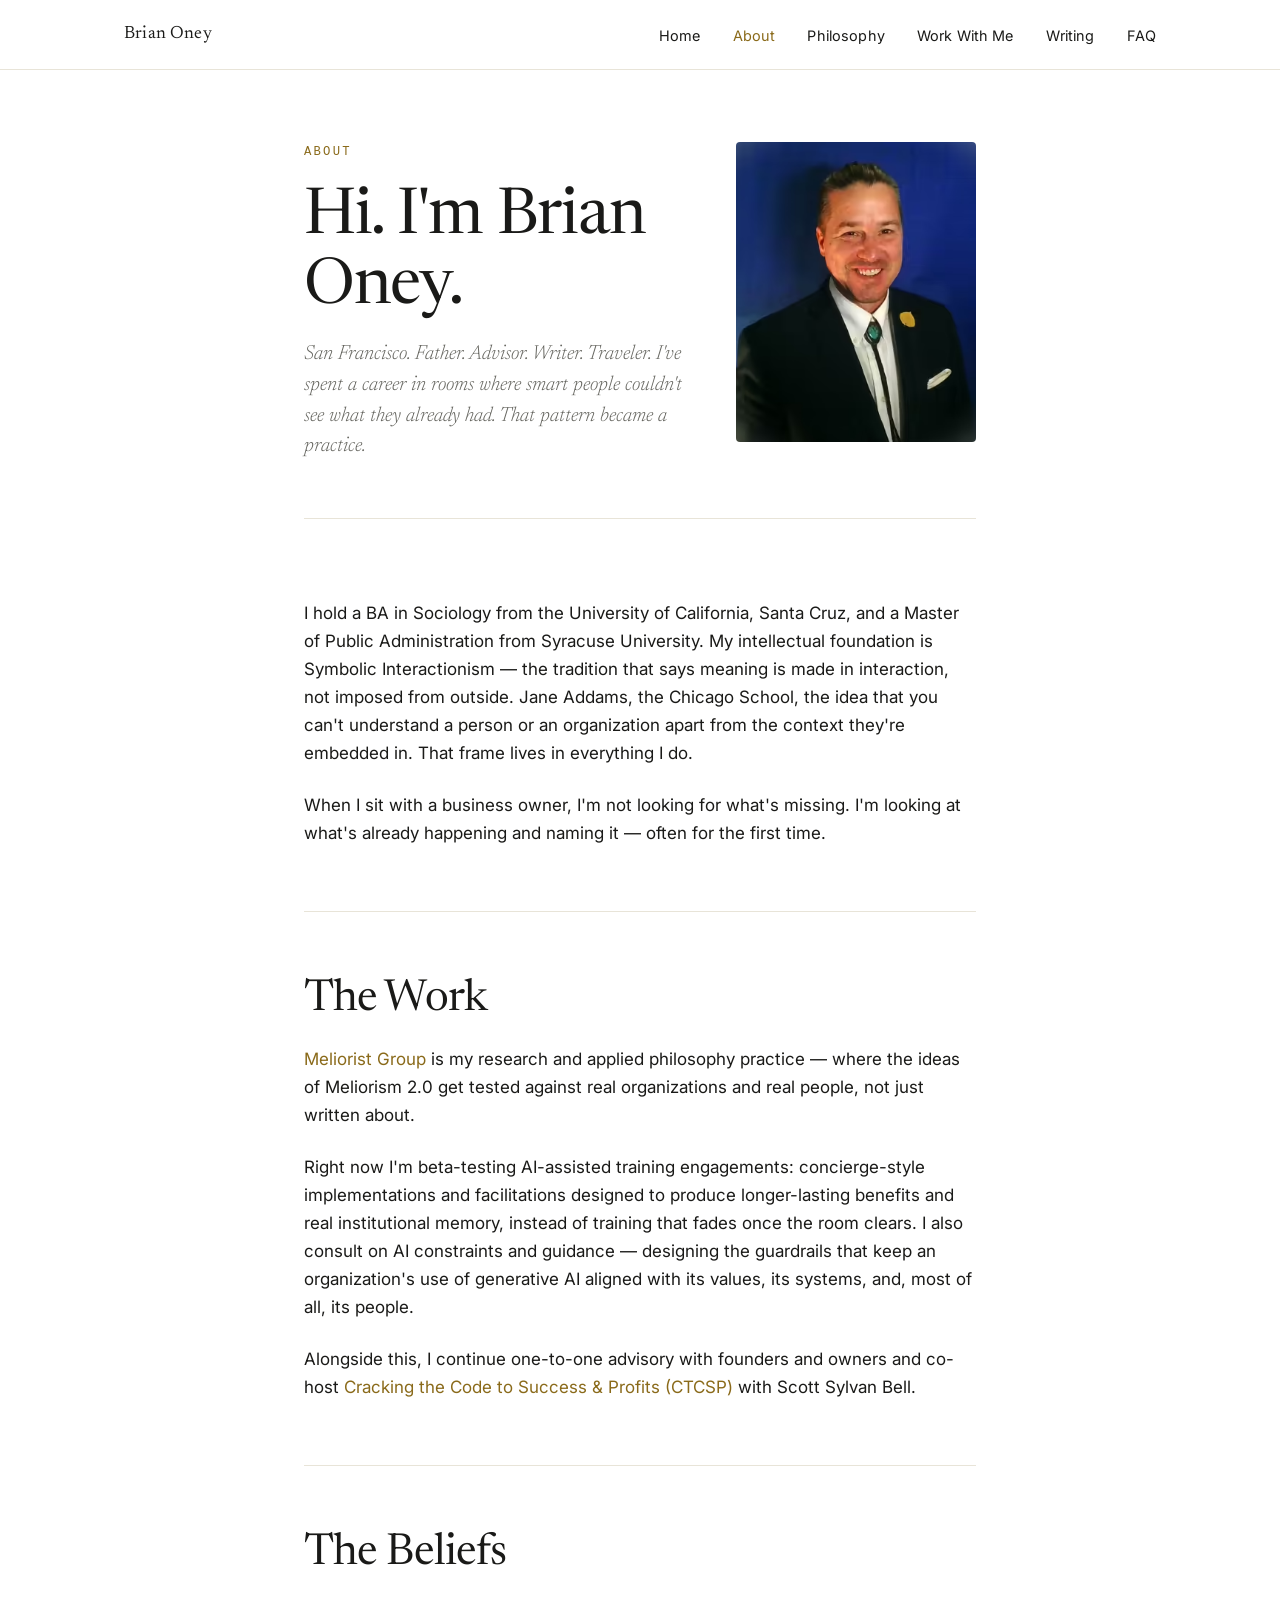
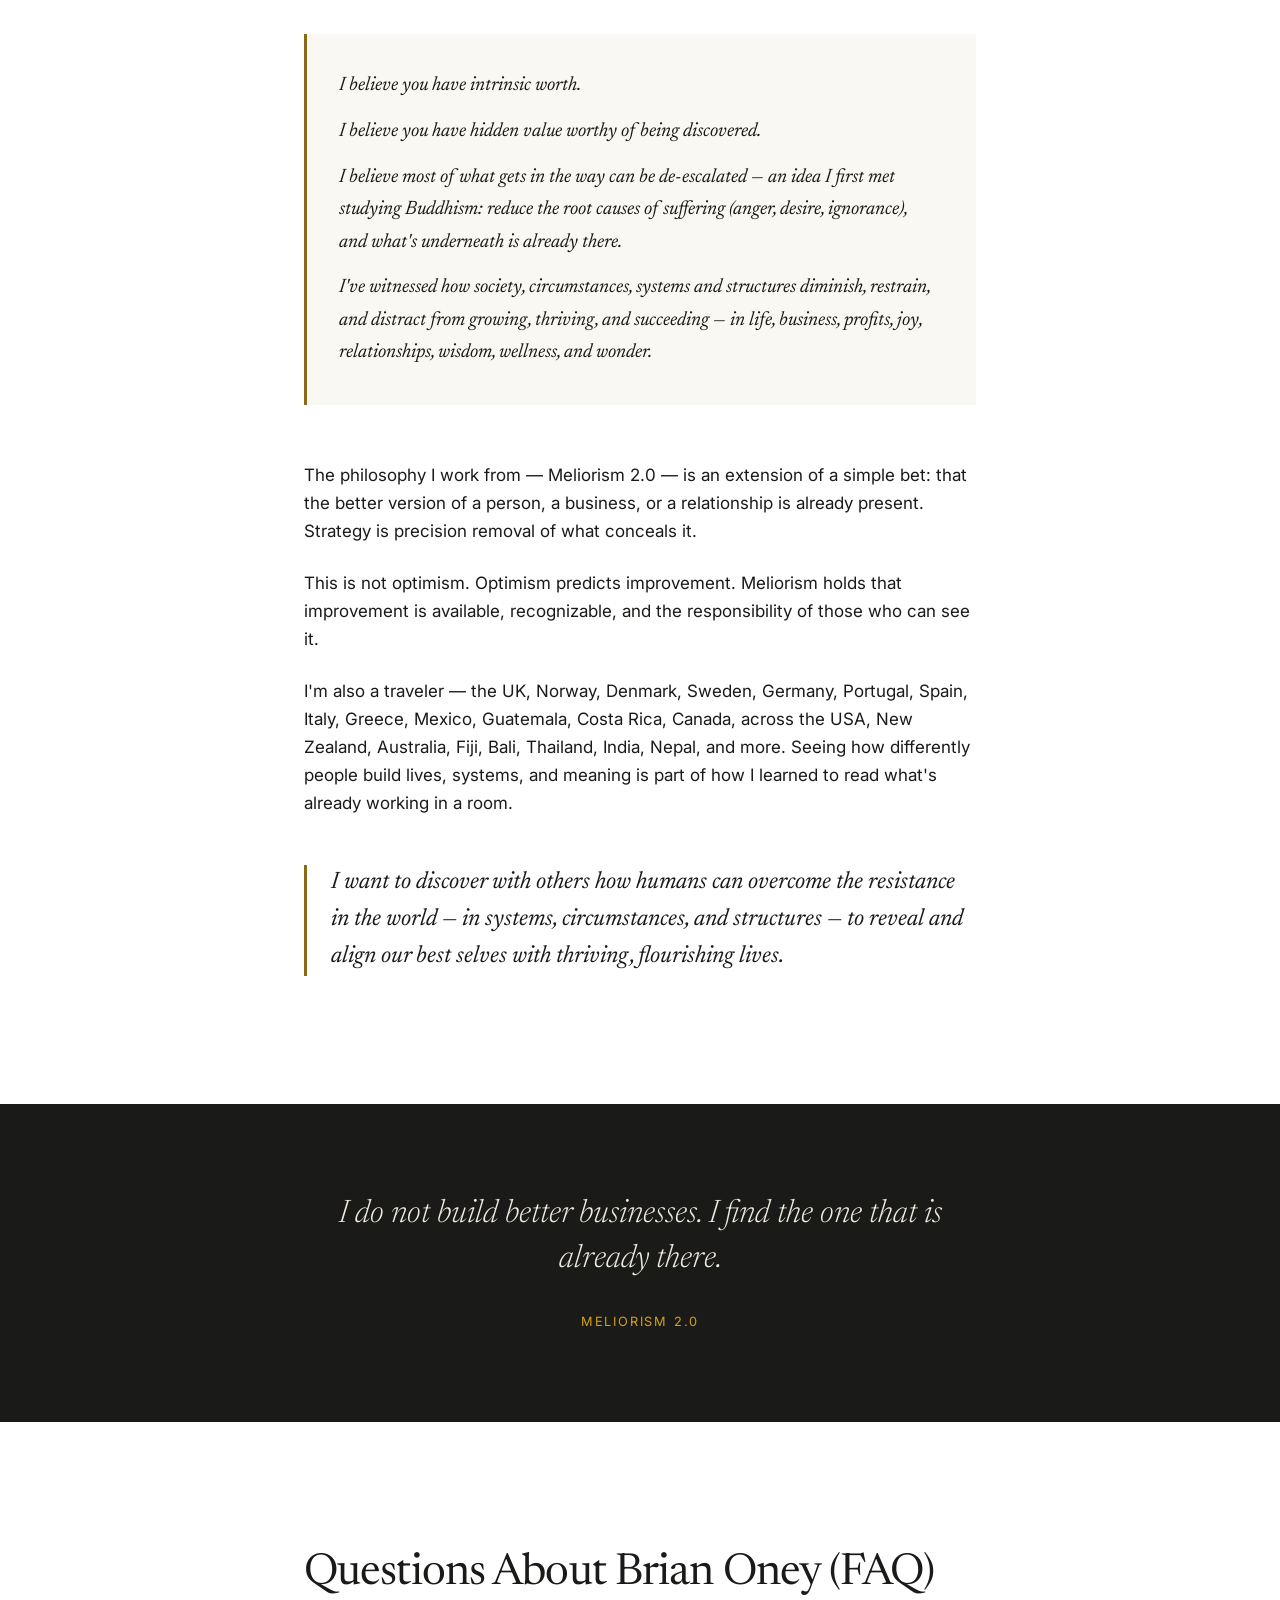
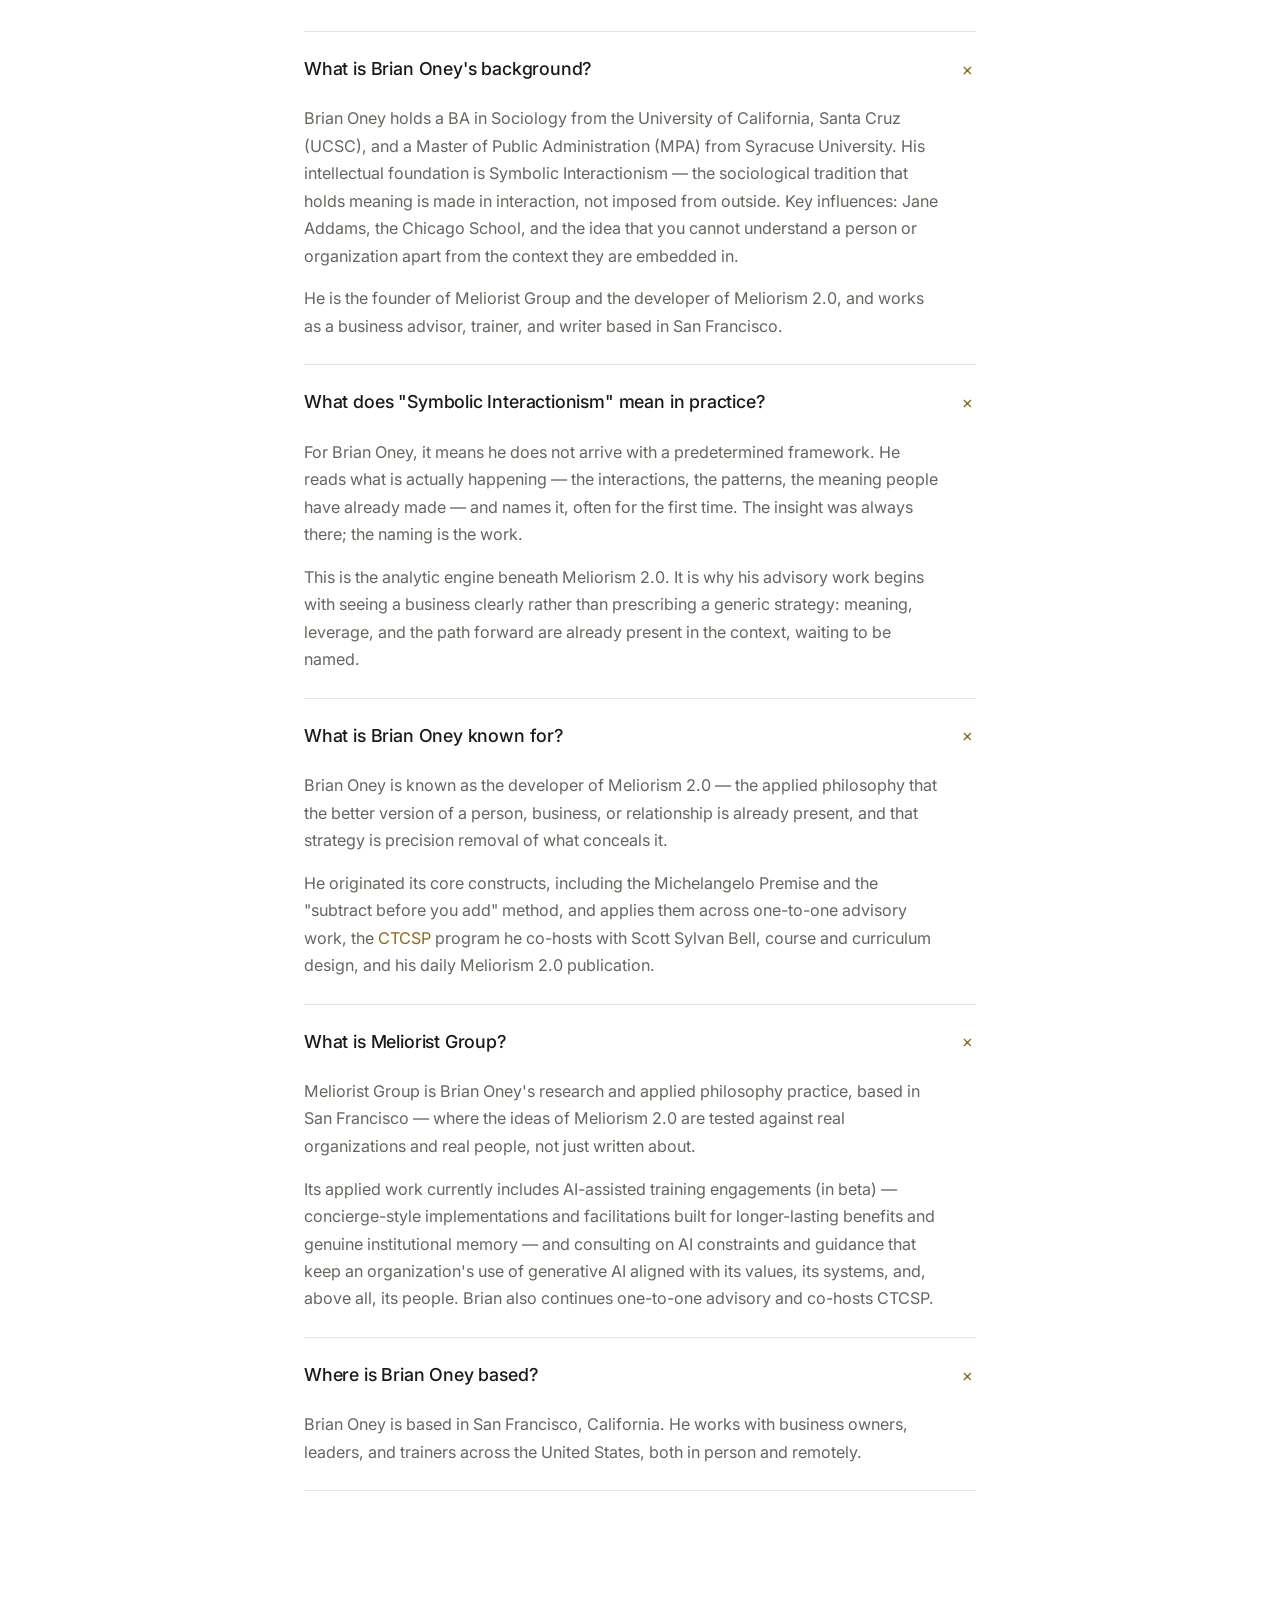
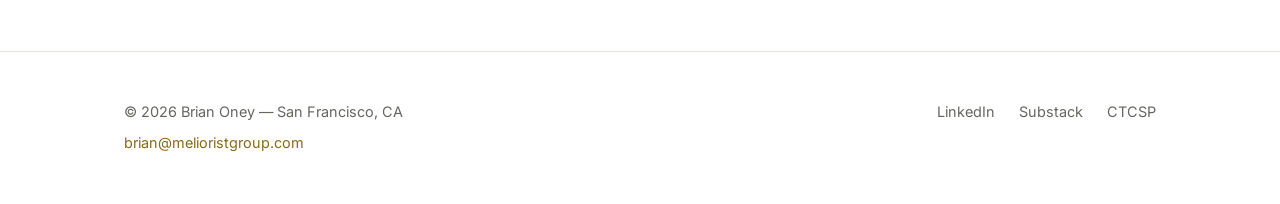
<file: about.html>
<!DOCTYPE html>
<html lang="en">
<head>
  <meta charset="UTF-8">
  <meta name="viewport" content="width=device-width, initial-scale=1.0">
  <title>About — Brian Oney</title>
  <meta name="description" content="Brian Oney is an advisor, trainer, and writer based in San Francisco. Founder of Meliorist Group. Developer of Meliorism 2.0.">
  <link rel="canonical" href="https://brianoney.com/about.html">
  <meta property="og:type" content="profile">
  <meta property="og:title" content="About — Brian Oney">
  <meta property="og:description" content="Brian Oney is an advisor, trainer, and writer based in San Francisco. Founder of Meliorist Group. Developer of Meliorism 2.0.">
  <meta property="og:url" content="https://brianoney.com/about.html">
  <meta property="og:site_name" content="Brian Oney">
  <meta property="og:image" content="https://brianoney.com/assets/brian-headshot.png">
  <meta property="og:image:alt" content="Brian Oney — business advisor and developer of Meliorism 2.0, San Francisco">
  <meta name="twitter:card" content="summary_large_image">
  <meta name="twitter:image" content="https://brianoney.com/assets/brian-headshot.png">
  <link rel="stylesheet" href="assets/style.css">

  <!-- FAQ Schema (FAQPage) — structured Q&A for AI answer engines and search (AEO/GEO) -->
  <script type="application/ld+json">
  {
    "@context": "https://schema.org",
    "@type": "FAQPage",
    "mainEntity": [
      {
        "@type": "Question",
        "name": "What is Brian Oney's background?",
        "acceptedAnswer": {
          "@type": "Answer",
          "text": "Brian Oney holds a BA in Sociology from the University of California, Santa Cruz (UCSC), and a Master of Public Administration (MPA) from Syracuse University. His intellectual foundation is Symbolic Interactionism — the sociological tradition that holds meaning is made in interaction, not imposed from outside. Key influences: Jane Addams, the Chicago School, and the idea that you cannot understand a person or organization apart from the context they are embedded in. He is the founder of Meliorist Group and the developer of Meliorism 2.0, and works as a business advisor, trainer, and writer based in San Francisco."
        }
      },
      {
        "@type": "Question",
        "name": "What does \"Symbolic Interactionism\" mean in practice?",
        "acceptedAnswer": {
          "@type": "Answer",
          "text": "For Brian Oney, it means he does not arrive with a predetermined framework. He reads what is actually happening — the interactions, the patterns, the meaning people have already made — and names it, often for the first time. The insight was always there; the naming is the work. This is the analytic engine beneath Meliorism 2.0. It is why his advisory work begins with seeing a business clearly rather than prescribing a generic strategy: meaning, leverage, and the path forward are already present in the context, waiting to be named."
        }
      },
      {
        "@type": "Question",
        "name": "What is Brian Oney known for?",
        "acceptedAnswer": {
          "@type": "Answer",
          "text": "Brian Oney is known as the developer of Meliorism 2.0 — the applied philosophy that the better version of a person, business, or relationship is already present, and that strategy is precision removal of what conceals it. He originated its core constructs, including the Michelangelo Premise and the \"subtract before you add\" method, and applies them across one-to-one advisory work, the CTCSP program he co-hosts with Scott Sylvan Bell, course and curriculum design, and his daily Meliorism 2.0 publication."
        }
      },
      {
        "@type": "Question",
        "name": "What is Meliorist Group?",
        "acceptedAnswer": {
          "@type": "Answer",
          "text": "Meliorist Group is Brian Oney's research and applied philosophy practice, based in San Francisco — where the ideas of Meliorism 2.0 are tested against real organizations and real people, not just written about. Its applied work currently includes AI-assisted training engagements (in beta) — concierge-style implementations and facilitations built for longer-lasting benefits and genuine institutional memory — and consulting on AI constraints and guidance that keep an organization's use of generative AI aligned with its values, its systems, and, above all, its people. Brian also continues one-to-one advisory and co-hosts CTCSP."
        }
      },
      {
        "@type": "Question",
        "name": "Where is Brian Oney based?",
        "acceptedAnswer": {
          "@type": "Answer",
          "text": "Brian Oney is based in San Francisco, California. He works with business owners, leaders, and trainers across the United States, both in person and remotely."
        }
      }
    ]
  }
  </script>

  <!-- ProfilePage + Person schema — canonical identity signal for AI answer engines (Grok, Google) -->
  <script type="application/ld+json">
  {
    "@context": "https://schema.org",
    "@type": "ProfilePage",
    "mainEntity": {
      "@type": "Person",
      "name": "Brian Oney",
      "alternateName": "Brian Oney, San Francisco business advisor",
      "url": "https://brianoney.com",
      "image": "https://brianoney.com/assets/brian-headshot.png",
      "jobTitle": "Advisor, Trainer, Writer, and Philosopher",
      "description": "Brian Oney is a business advisor, trainer, writer, and philosopher based in San Francisco, California. He is the founder of Meliorist Group — a research and applied philosophy practice where he beta-tests AI-assisted training engagements (concierge-style implementations built for longer-lasting benefits and institutional memory) and consults on AI constraints and guidance that keep an organization's use of generative AI aligned with its values, systems, and people. He is the developer of Meliorism 2.0, co-hosts Cracking the Code to Success & Profits (CTCSP) with Scott Sylvan Bell, and publishes the daily Meliorism 2.0 briefing.",
      "disambiguatingDescription": "The San Francisco–based business advisor, founder of Meliorist Group, and developer of the Meliorism 2.0 philosophy — distinct from others who share the name Brian Oney.",
      "address": {
        "@type": "PostalAddress",
        "addressLocality": "San Francisco",
        "addressRegion": "CA",
        "addressCountry": "US"
      },
      "email": "brian@melioristgroup.com",
      "alumniOf": [
        {
          "@type": "CollegeOrUniversity",
          "name": "University of California, Santa Cruz",
          "description": "BA in Sociology"
        },
        {
          "@type": "CollegeOrUniversity",
          "name": "Syracuse University",
          "description": "Master of Public Administration"
        }
      ],
      "worksFor": {
        "@type": "Organization",
        "name": "Meliorist Group",
        "url": "https://melioristgroup.com"
      },
      "knowsAbout": [
        "Meliorism 2.0",
        "Symbolic Interactionism",
        "Business Advisory",
        "Growth-Participation Advisory",
        "Sales Training",
        "Leadership Development",
        "Curriculum Design",
        "Facilitation",
        "AI and the Future of Work",
        "AI Constraints and Guidance",
        "AI Governance and Alignment",
        "AI-Assisted Training",
        "Applied Philosophy",
        "Institutional Memory"
      ],
      "sameAs": [
        "https://linkedin.com/in/brian7oney",
        "https://meliorism.substack.com",
        "https://github.com/1yBrian"
      ]
    }
  }
  </script>
</head>
<body>

  <!-- NAV -->
  <nav>
    <div class="nav-inner">
      <a href="index.html" class="nav-logo">Brian Oney</a>
      <button class="nav-toggle" aria-label="Toggle navigation" onclick="this.closest('nav').querySelector('.nav-links').classList.toggle('open')">
        <svg width="22" height="16" viewBox="0 0 22 16" fill="none">
          <rect y="0" width="22" height="2" rx="1" fill="currentColor"/>
          <rect y="7" width="22" height="2" rx="1" fill="currentColor"/>
          <rect y="14" width="22" height="2" rx="1" fill="currentColor"/>
        </svg>
      </button>
      <ul class="nav-links">
        <li><a href="index.html">Home</a></li>
        <li><a href="about.html" class="active">About</a></li>
        <li><a href="philosophy.html">Philosophy</a></li>
        <li><a href="work-with-me.html">Work With Me</a></li>
        <li><a href="writing.html">Writing</a></li>
        <li><a href="faq.html">FAQ</a></li>
      </ul>
    </div>
  </nav>

  <!-- PAGE HEADER -->
  <div class="container">
    <div class="page-header" style="display:flex; gap:48px; align-items:flex-start; flex-wrap:wrap;">
      <div style="flex:1; min-width:260px;">
        <span class="eyebrow">About</span>
        <h1>Hi. I'm Brian Oney.</h1>
        <p class="intro">San Francisco. Father. Advisor. Writer. Traveler. I've spent a career in rooms where smart people couldn't see what they already had. That pattern became a practice.</p>
      </div>
      <div style="flex:0 0 240px;">
        <picture>
          <source type="image/avif"
                  srcset="assets/brian-headshot-opt-400.avif 400w, assets/brian-headshot-opt-800.avif 800w, assets/brian-headshot-opt-1200.avif 1200w"
                  sizes="240px">
          <source type="image/webp"
                  srcset="assets/brian-headshot-opt-400.webp 400w, assets/brian-headshot-opt-800.webp 800w, assets/brian-headshot-opt-1200.webp 1200w"
                  sizes="240px">
          <img src="assets/brian-headshot-opt-800.jpg"
               srcset="assets/brian-headshot-opt-400.jpg 400w, assets/brian-headshot-opt-800.jpg 800w, assets/brian-headshot-opt-1200.jpg 1200w"
               sizes="240px"
               width="240" height="300"
               alt="Brian Oney — San Francisco"
               loading="lazy" decoding="async"
               style="width:240px; border-radius:4px; display:block; object-fit:cover; aspect-ratio:4/5; object-position:center top;">
        </picture>
      </div>
    </div>
  </div>

  <!-- BODY -->
  <section>
    <div class="container">

      <div class="prose-block">
        <p>I hold a BA in Sociology from the University of California, Santa Cruz, and a Master of Public Administration from Syracuse University. My intellectual foundation is Symbolic Interactionism — the tradition that says meaning is made in interaction, not imposed from outside. Jane Addams, the Chicago School, the idea that you can't understand a person or an organization apart from the context they're embedded in. That frame lives in everything I do.</p>
        <p>When I sit with a business owner, I'm not looking for what's missing. I'm looking at what's already happening and naming it — often for the first time.</p>
      </div>

      <hr class="divider">

      <div class="prose-block">
        <h2>The Work</h2>
        <p><a href="https://melioristgroup.com" target="_blank" rel="noopener">Meliorist Group</a> is my research and applied philosophy practice — where the ideas of Meliorism 2.0 get tested against real organizations and real people, not just written about.</p>
        <p>Right now I'm beta-testing AI-assisted training engagements: concierge-style implementations and facilitations designed to produce longer-lasting benefits and real institutional memory, instead of training that fades once the room clears. I also consult on AI constraints and guidance — designing the guardrails that keep an organization's use of generative AI aligned with its values, its systems, and, most of all, its people.</p>
        <p>Alongside this, I continue one-to-one advisory with founders and owners and co-host <a href="https://ctcsp.com" target="_blank" rel="noopener">Cracking the Code to Success &amp; Profits (CTCSP)</a> with Scott Sylvan Bell.</p>
      </div>

      <hr class="divider">

      <div class="prose-block">
        <h2>The Beliefs</h2>
        <div class="beliefs">
          <p>I believe you have intrinsic worth.</p>
          <p>I believe you have hidden value worthy of being discovered.</p>
          <p>I believe most of what gets in the way can be de-escalated — an idea I first met studying Buddhism: reduce the root causes of suffering (anger, desire, ignorance), and what's underneath is already there.</p>
          <p>I've witnessed how society, circumstances, systems and structures diminish, restrain, and distract from growing, thriving, and succeeding — in life, business, profits, joy, relationships, wisdom, wellness, and wonder.</p>
        </div>
        <p>The philosophy I work from — Meliorism 2.0 — is an extension of a simple bet: that the better version of a person, a business, or a relationship is already present. Strategy is precision removal of what conceals it.</p>
        <p>This is not optimism. Optimism predicts improvement. Meliorism holds that improvement is available, recognizable, and the responsibility of those who can see it.</p>
        <p>I'm also a traveler — the UK, Norway, Denmark, Sweden, Germany, Portugal, Spain, Italy, Greece, Mexico, Guatemala, Costa Rica, Canada, across the USA, New Zealand, Australia, Fiji, Bali, Thailand, India, Nepal, and more. Seeing how differently people build lives, systems, and meaning is part of how I learned to read what's already working in a room.</p>
      </div>

      <div class="mission">
        I want to discover with others how humans can overcome the resistance in the world — in systems, circumstances, and structures — to reveal and align our best selves with thriving, flourishing lives.
      </div>

    </div>
  </section>

  <!-- REVERSE STRIP -->
  <div class="reverse-strip">
    <blockquote>
      I do not build better businesses. I find the one that is already there.
    </blockquote>
    <cite>Meliorism 2.0</cite>
  </div>

  <!-- FAQ -->
  <section>
    <div class="container">
      <div class="faq-section">
        <h2>Questions About Brian Oney (FAQ)</h2>

        <details class="faq-item" open>
          <summary>What is Brian Oney's background?</summary>
          <div class="faq-answer">
            <p>Brian Oney holds a BA in Sociology from the University of California, Santa Cruz (UCSC), and a Master of Public Administration (MPA) from Syracuse University. His intellectual foundation is Symbolic Interactionism — the sociological tradition that holds meaning is made in interaction, not imposed from outside. Key influences: Jane Addams, the Chicago School, and the idea that you cannot understand a person or organization apart from the context they are embedded in.</p>
            <p>He is the founder of Meliorist Group and the developer of Meliorism 2.0, and works as a business advisor, trainer, and writer based in San Francisco.</p>
          </div>
        </details>

        <details class="faq-item" open>
          <summary>What does "Symbolic Interactionism" mean in practice?</summary>
          <div class="faq-answer">
            <p>For Brian Oney, it means he does not arrive with a predetermined framework. He reads what is actually happening — the interactions, the patterns, the meaning people have already made — and names it, often for the first time. The insight was always there; the naming is the work.</p>
            <p>This is the analytic engine beneath Meliorism 2.0. It is why his advisory work begins with seeing a business clearly rather than prescribing a generic strategy: meaning, leverage, and the path forward are already present in the context, waiting to be named.</p>
          </div>
        </details>

        <details class="faq-item" open>
          <summary>What is Brian Oney known for?</summary>
          <div class="faq-answer">
            <p>Brian Oney is known as the developer of Meliorism 2.0 — the applied philosophy that the better version of a person, business, or relationship is already present, and that strategy is precision removal of what conceals it.</p>
            <p>He originated its core constructs, including the Michelangelo Premise and the "subtract before you add" method, and applies them across one-to-one advisory work, the <a href="https://ctcsp.com" target="_blank" rel="noopener">CTCSP</a> program he co-hosts with Scott Sylvan Bell, course and curriculum design, and his daily Meliorism 2.0 publication.</p>
          </div>
        </details>

        <details class="faq-item" open>
          <summary>What is Meliorist Group?</summary>
          <div class="faq-answer">
            <p>Meliorist Group is Brian Oney's research and applied philosophy practice, based in San Francisco — where the ideas of Meliorism 2.0 are tested against real organizations and real people, not just written about.</p>
            <p>Its applied work currently includes AI-assisted training engagements (in beta) — concierge-style implementations and facilitations built for longer-lasting benefits and genuine institutional memory — and consulting on AI constraints and guidance that keep an organization's use of generative AI aligned with its values, its systems, and, above all, its people. Brian also continues one-to-one advisory and co-hosts CTCSP.</p>
          </div>
        </details>

        <details class="faq-item" open>
          <summary>Where is Brian Oney based?</summary>
          <div class="faq-answer">
            <p>Brian Oney is based in San Francisco, California. He works with business owners, leaders, and trainers across the United States, both in person and remotely.</p>
          </div>
        </details>

      </div>
    </div>
  </section>

  <!-- FOOTER -->
  <footer>
    <div class="footer-inner">
      <div class="footer-left">
        <p>© 2026 Brian Oney — San Francisco, CA</p>
        <a href="mailto:brian@melioristgroup.com">brian@melioristgroup.com</a>
      </div>
      <div class="footer-links">
        <a href="https://linkedin.com/in/brian7oney" target="_blank" rel="noopener">LinkedIn</a>
        <a href="https://meliorism.substack.com" target="_blank" rel="noopener">Substack</a>
        <a href="https://ctcsp.com" target="_blank" rel="noopener">CTCSP</a>
      </div>
    </div>
  </footer>

</body>
</html>
</file>
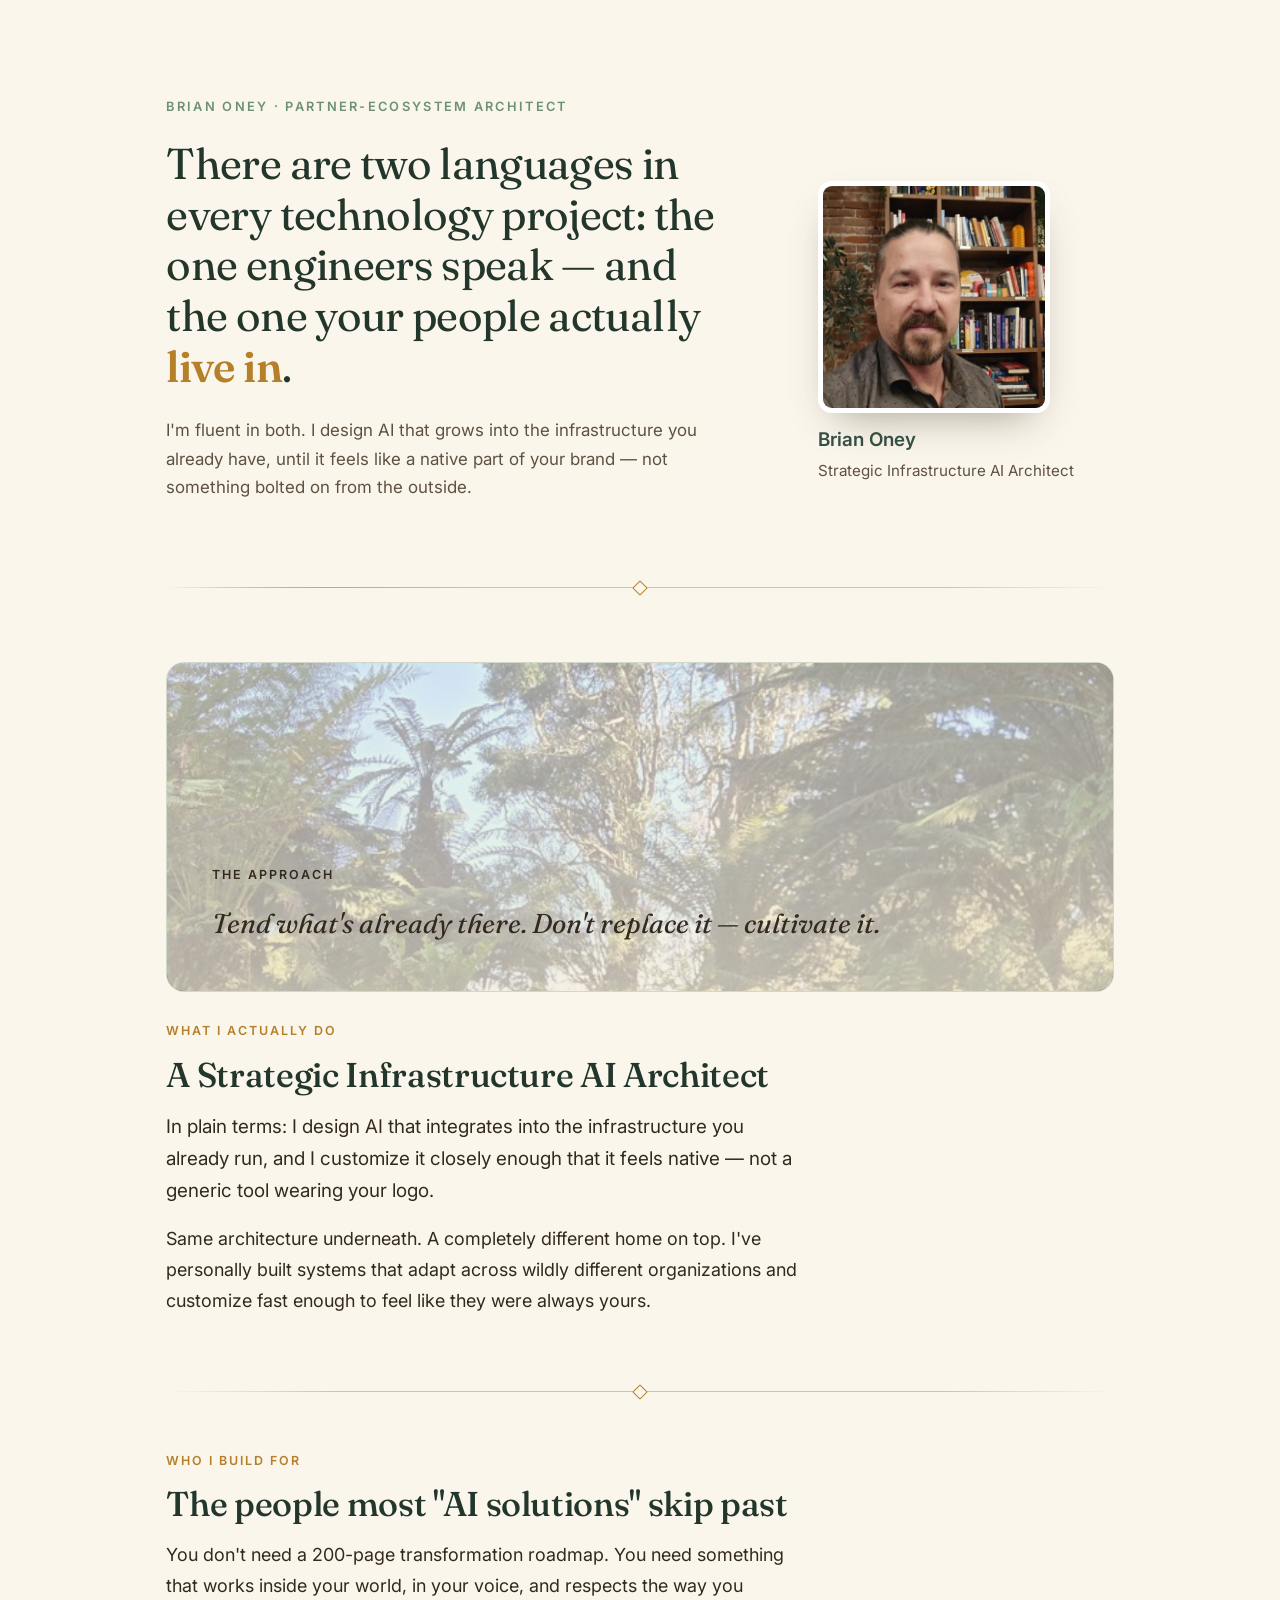
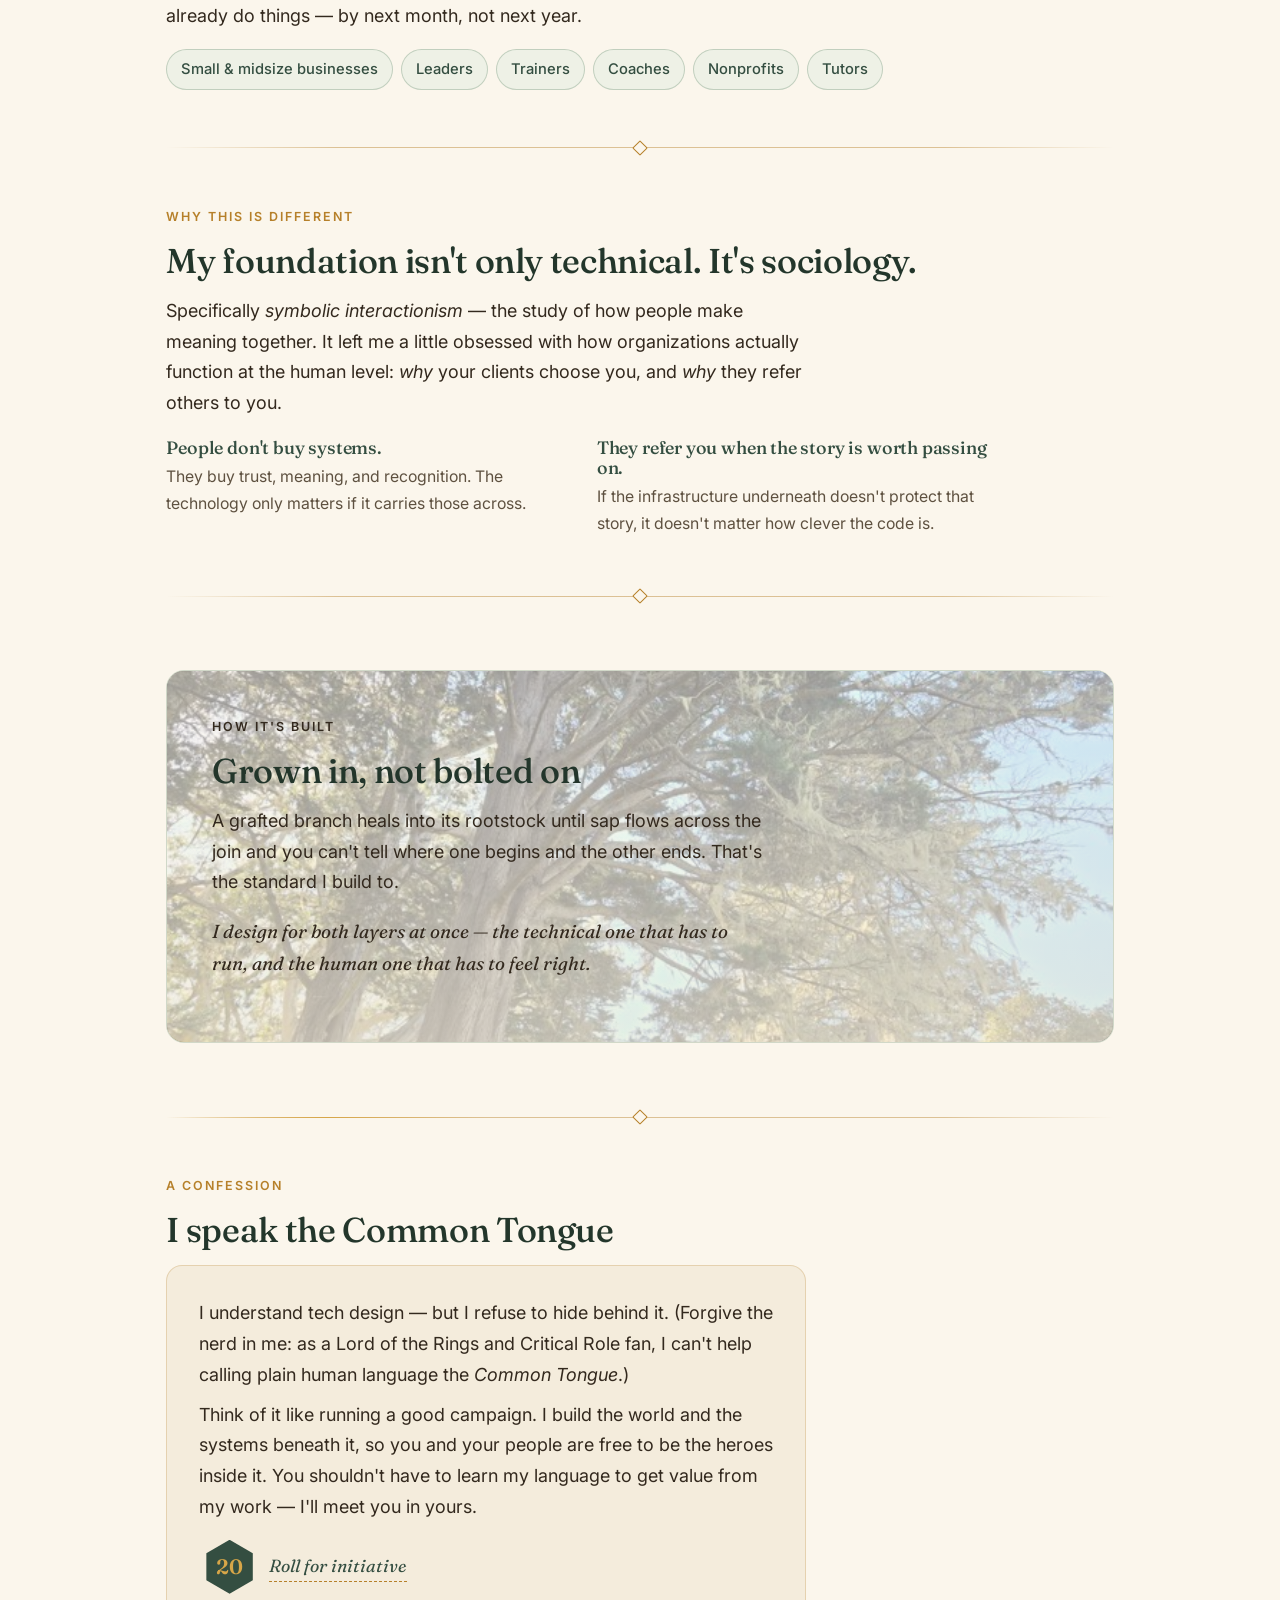
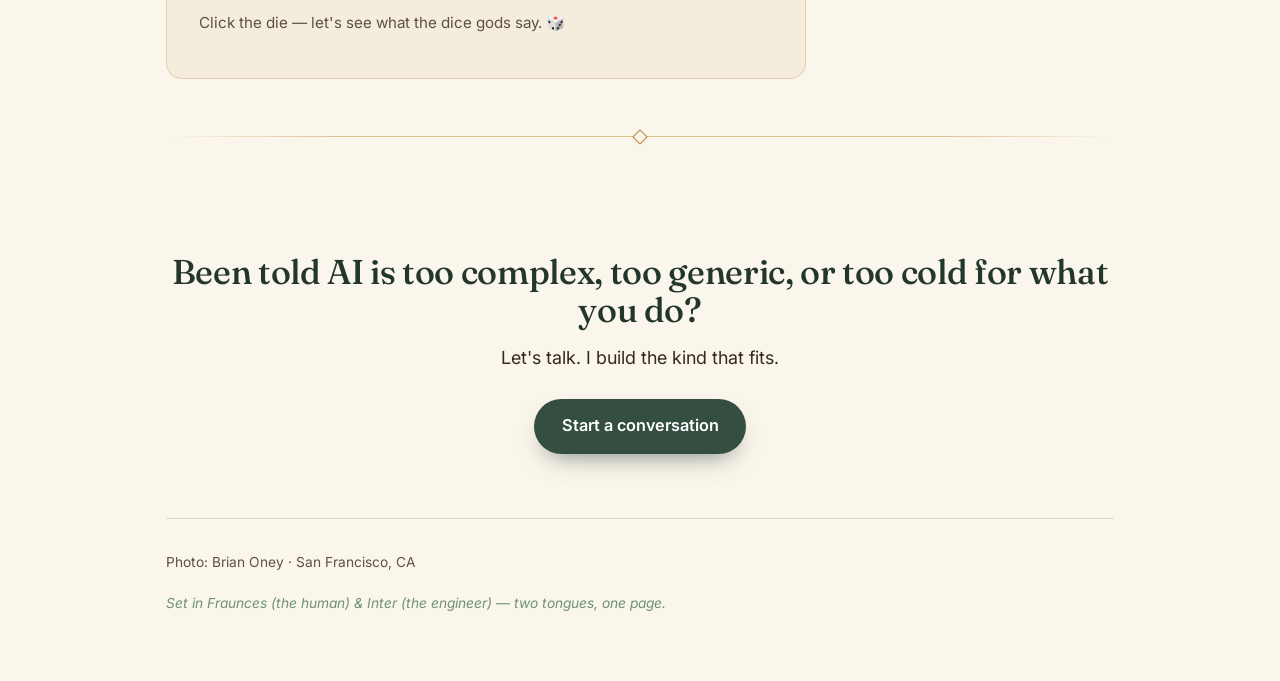
<file: architect.html>
<!DOCTYPE html>
<html lang="en">
<head>
<meta charset="utf-8">
<meta name="viewport" content="width=device-width, initial-scale=1">
<meta name="robots" content="noindex, nofollow">
<title>Brian Oney — Strategic Infrastructure AI Architect</title>
<meta name="description" content="Brian Oney builds AI that grows into the infrastructure you already have — and customizes it so closely it feels native to your brand. Tech-fluent, human-first, sociology-rooted.">
<meta property="og:type" content="profile">
<meta property="og:title" content="Brian Oney — Strategic Infrastructure AI Architect">
<meta property="og:description" content="AI grown into your infrastructure until it feels native — never bolted on. Tech-fluent, human-first, sociology-rooted.">
<meta property="og:image" content="assets/bio/headshot.jpg">
<link rel="preconnect" href="https://fonts.googleapis.com">
<link rel="preconnect" href="https://fonts.gstatic.com" crossorigin>
<link href="https://fonts.googleapis.com/css2?family=Fraunces:ital,opsz,wght@0,9..144,400;0,9..144,500;0,9..144,600;1,9..144,400&family=Inter:wght@400;500;600&display=swap" rel="stylesheet">
<style>
  :root{
    --cream:#FBF6EC; --cream-2:#F4ECDC; --sage-bg:#EEF1E6;
    --forest:#344E41; --forest-deep:#23362B; --sage:#6E9173;
    --gold:#B6802A; --gold-soft:#D7A648;
    --bark:#33291E; --bark-soft:#5E5140;
    --serif:'Fraunces',Georgia,'Times New Roman',serif;
    --sans:'Inter',-apple-system,BlinkMacSystemFont,'Segoe UI',Roboto,sans-serif;
    --measure:40rem;
  }
  *{box-sizing:border-box}
  html{scroll-behavior:smooth}
  body{
    margin:0; background:var(--cream); color:var(--bark);
    font-family:var(--sans); font-size:clamp(16px,1.05vw + 13px,18px);
    line-height:1.7; -webkit-font-smoothing:antialiased; text-rendering:optimizeLegibility;
  }
  .wrap{max-width:62rem; margin:0 auto; padding:0 1.4rem}
  .measure{max-width:var(--measure)}
  h1,h2,h3{font-family:var(--serif); font-weight:500; line-height:1.12; color:var(--forest-deep); letter-spacing:-0.01em}
  a{color:var(--gold); text-underline-offset:3px; text-decoration-thickness:1px}
  a:hover{color:var(--forest)}
  p{margin:0 0 1.1rem}
  em{font-style:italic}

  .seam{position:relative; height:1px; margin:3.2rem auto; max-width:62rem;
        background:linear-gradient(90deg,transparent,rgba(182,128,42,.45) 18%,rgba(182,128,42,.45) 82%,transparent)}
  .seam::after{content:""; position:absolute; left:50%; top:50%; width:9px; height:9px;
        transform:translate(-50%,-50%) rotate(45deg);
        background:var(--cream); border:1.5px solid var(--gold); border-radius:1px}
  .seam.flow::before{content:""; position:absolute; top:0; left:0; height:1px; width:34%;
        background:linear-gradient(90deg,transparent,var(--gold-soft),transparent);
        animation:sap 7s linear infinite}
  @keyframes sap{0%{transform:translateX(-40%);opacity:0}10%{opacity:1}90%{opacity:1}100%{transform:translateX(360%);opacity:0}}

  .hero{padding:clamp(3.2rem,8vw,6rem) 0 1rem}
  .eyebrow{font-family:var(--sans); font-size:.8rem; letter-spacing:.18em; text-transform:uppercase;
           color:var(--sage); font-weight:600; margin:0 0 1.3rem}
  .hero-grid{display:grid; gap:clamp(1.6rem,4vw,3rem); grid-template-columns:1fr}
  .lede{font-family:var(--serif); font-weight:400; font-size:clamp(1.55rem,3.4vw + .6rem,2.7rem);
        line-height:1.18; color:var(--forest-deep); margin:0 0 1.4rem; letter-spacing:-0.015em}
  .lede b{font-weight:600; color:var(--gold)}
  .hero-sub{font-size:1.06rem; color:var(--bark-soft); max-width:34rem}
  .portrait{position:relative; justify-self:start}
  .portrait img{display:block; width:clamp(150px,42vw,232px); height:auto; border-radius:14px;
        box-shadow:0 18px 40px -18px rgba(52,40,25,.45); border:5px solid #fff}
  .name{font-size:1.18rem; font-weight:600; color:var(--forest); font-family:var(--sans); margin:.7rem 0 .15rem}
  .role{font-size:.95rem; color:var(--bark-soft)}
  @media(min-width:760px){
    .hero-grid{grid-template-columns:1fr auto; align-items:end}
    .portrait{justify-self:end}
  }

  section{padding:.4rem 0}
  .kicker{font-family:var(--sans); font-size:.78rem; letter-spacing:.16em; text-transform:uppercase;
          color:var(--gold); font-weight:600; margin:0 0 .9rem}
  h2{font-size:clamp(1.5rem,2.4vw + .8rem,2.15rem); margin:0 0 1rem}
  .big{font-size:1.18rem; color:var(--bark)}

  .chips{display:flex; flex-wrap:wrap; gap:.55rem; margin:.4rem 0 0; padding:0; list-style:none}
  .chips li{font-family:var(--sans); font-size:.92rem; font-weight:500; color:var(--forest);
            background:var(--sage-bg); border:1px solid rgba(110,145,115,.35);
            padding:.42rem .85rem; border-radius:999px}

  .band{position:relative; margin:1rem 0; border-radius:18px; overflow:hidden; border:1px solid rgba(110,145,115,.3)}
  .band img{display:block; width:100%; height:100%; object-fit:cover; position:absolute; inset:0; z-index:0}
  .band .veil{position:absolute; inset:0; z-index:1;
        background:linear-gradient(180deg,rgba(251,246,236,.58),rgba(244,236,220,.74))}
  .band .band-in{position:relative; z-index:2; padding:clamp(1.6rem,4vw,2.8rem)}
  .band h2{color:var(--forest-deep)}
  .band p{color:var(--bark)}
  .pull{font-family:var(--serif); font-style:italic; font-size:1.18rem; color:var(--forest)}
  .band.feature{min-height:clamp(220px,40vw,330px); display:flex; align-items:flex-end}
  .band.feature .band-in{width:100%}
  .band.feature .pull{font-size:clamp(1.3rem,2.6vw,1.7rem); margin:0}

  .truths{display:grid; gap:1.3rem; grid-template-columns:1fr; margin-top:1.2rem}
  @media(min-width:680px){.truths{grid-template-columns:1fr 1fr; gap:1.8rem; max-width:52rem}}
  .truth h3{font-size:1.12rem; margin:0 0 .4rem; color:var(--forest)}
  .truth p{font-size:.99rem; color:var(--bark-soft); margin:0}

  .tongue{background:var(--cream-2); border:1px solid rgba(182,128,42,.25); border-radius:16px;
          padding:clamp(1.3rem,3vw,2rem); margin-top:.6rem}
  .tongue p{margin-bottom:.6rem}
  .tongue .tag{font-size:.85rem; color:var(--sage); font-style:italic; margin:0}

  /* d20 initiative roller */
  .roll{margin-top:.9rem}
  .roll-btn{display:inline-flex; align-items:center; gap:.8rem; background:none; border:0; cursor:pointer; padding:.2rem; font:inherit}
  .roll-btn:focus-visible{outline:2px solid var(--gold); outline-offset:4px; border-radius:8px}
  .d20{width:54px; height:54px; display:inline-grid; place-items:center; background:var(--forest); color:var(--gold-soft);
       clip-path:polygon(50% 0,93% 25%,93% 75%,50% 100%,7% 75%,7% 25%);
       font-family:var(--serif); font-weight:600; font-size:1.3rem; transition:transform .2s ease}
  .roll-btn:hover .d20{transform:translateY(-2px)}
  .roll-label{font-family:var(--serif); font-style:italic; color:var(--forest); font-size:1.1rem; border-bottom:1px dashed var(--gold)}
  .roll-btn:hover .roll-label{color:var(--gold)}
  .roll-out{margin:.85rem 0 0; color:var(--bark-soft); font-size:.95rem; min-height:1.5em}
  @keyframes d20spin{0%{transform:rotate(0) scale(1)}50%{transform:rotate(200deg) scale(1.14)}100%{transform:rotate(360deg) scale(1)}}
  .d20.rolling{animation:d20spin .72s ease-in-out}
  .d20.crit{background:var(--gold); color:var(--forest-deep); box-shadow:0 0 0 3px rgba(215,166,72,.45), 0 8px 20px -6px rgba(182,128,42,.7)}
  .d20.fail{background:#7A5B3A; color:#F3E7D4}
  @media(prefers-reduced-motion:reduce){ .d20.rolling{animation:none} }

  .cta{text-align:center; padding:clamp(2.4rem,6vw,4rem) 0 1rem}
  .cta h2{margin-bottom:.8rem}
  .btn{display:inline-block; font-family:var(--sans); font-weight:600; font-size:1.02rem;
       color:#fff; background:var(--forest); padding:.85rem 1.7rem; border-radius:999px;
       text-decoration:none; box-shadow:0 12px 26px -12px rgba(52,78,65,.7); transition:transform .2s ease,background .2s ease}
  .btn:hover{background:var(--forest-deep); color:#fff; transform:translateY(-1px)}

  footer{border-top:1px solid rgba(110,145,115,.3); margin-top:3rem; padding:2rem 0 3rem; color:var(--bark-soft); font-size:.86rem}
  footer a{color:var(--forest)}
  .colophon{font-style:italic; color:var(--sage); margin-top:.4rem}

  .js .r{transform:translateY(16px); transition:transform .7s ease}
  .js .r.in{transform:none}
  @media(prefers-reduced-motion:reduce){
    html{scroll-behavior:auto}
    .js .r{transform:none!important; transition:none}
    .seam.flow::before{animation:none; display:none}
    .btn{transition:none}
  }
</style>
</head>
<body>
<main class="wrap">

  <!-- HERO -->
  <header class="hero">
    <p class="eyebrow">Brian Oney · Partner-Ecosystem Architect</p>
    <div class="hero-grid">
      <div class="measure r">
        <p class="lede">There are two languages in every technology project: the one engineers speak — and the one your people actually <b>live in</b>.</p>
        <p class="hero-sub">I'm fluent in both. I design AI that grows into the infrastructure you already have, until it feels like a native part of your brand — not something bolted on from the outside.</p>
      </div>
      <figure class="portrait r">
        <img src="assets/bio/headshot.jpg" alt="Brian Oney, smiling, in front of a warm brick wall and a full bookshelf" width="232">
        <p class="name">Brian Oney</p>
        <p class="role">Strategic Infrastructure AI Architect</p>
      </figure>
    </div>
  </header>

  <div class="seam flow"></div>

  <!-- FEATURE NATURE BAND -->
  <section class="r">
    <div class="band feature">
      <img src="assets/bio/forest.jpg" alt="A lush tree-fern forest with white calla lilies rising toward the light">
      <div class="veil"></div>
      <div class="band-in">
        <p class="kicker">The approach</p>
        <p class="pull">Tend what's already there. Don't replace it — cultivate it.</p>
      </div>
    </div>
  </section>

  <!-- WHAT I BUILD -->
  <section class="r">
    <p class="kicker">What I actually do</p>
    <h2>A Strategic Infrastructure AI Architect</h2>
    <div class="measure">
      <p class="big">In plain terms: I design AI that integrates into the infrastructure you already run, and I customize it closely enough that it feels native — not a generic tool wearing your logo.</p>
      <p>Same architecture underneath. A completely different home on top. I've personally built systems that adapt across wildly different organizations and customize fast enough to feel like they were always yours.</p>
    </div>
  </section>

  <div class="seam"></div>

  <!-- WHO FOR -->
  <section class="r">
    <p class="kicker">Who I build for</p>
    <h2>The people most "AI solutions" skip past</h2>
    <p class="measure">You don't need a 200-page transformation roadmap. You need something that works inside your world, in your voice, and respects the way you already do things — by next month, not next year.</p>
    <ul class="chips" aria-label="Who Brian builds for">
      <li>Small &amp; midsize businesses</li>
      <li>Leaders</li>
      <li>Trainers</li>
      <li>Coaches</li>
      <li>Nonprofits</li>
      <li>Tutors</li>
    </ul>
  </section>

  <div class="seam"></div>

  <!-- THE DIFFERENCE -->
  <section class="r">
    <p class="kicker">Why this is different</p>
    <h2>My foundation isn't only technical. It's sociology.</h2>
    <div class="measure">
      <p>Specifically <em>symbolic interactionism</em> — the study of how people make meaning together. It left me a little obsessed with how organizations actually function at the human level: <em>why</em> your clients choose you, and <em>why</em> they refer others to you.</p>
    </div>
    <div class="truths measure">
      <div class="truth">
        <h3>People don't buy systems.</h3>
        <p>They buy trust, meaning, and recognition. The technology only matters if it carries those across.</p>
      </div>
      <div class="truth">
        <h3>They refer you when the story is worth passing on.</h3>
        <p>If the infrastructure underneath doesn't protect that story, it doesn't matter how clever the code is.</p>
      </div>
    </div>
  </section>

  <div class="seam"></div>

  <!-- GROWN IN, NOT BOLTED ON -->
  <section class="r">
    <div class="band">
      <img src="assets/bio/canopy.jpg" alt="Looking up the leaning trunks of old trees that have grown together into one canopy">
      <div class="veil"></div>
      <div class="band-in measure">
        <p class="kicker">How it's built</p>
        <h2>Grown in, not bolted on</h2>
        <p>A grafted branch heals into its rootstock until sap flows across the join and you can't tell where one begins and the other ends. That's the standard I build to.</p>
        <p class="pull">I design for both layers at once — the technical one that has to run, and the human one that has to feel right.</p>
      </div>
    </div>
  </section>

  <div class="seam flow"></div>

  <!-- COMMON TONGUE -->
  <section class="r">
    <p class="kicker">A confession</p>
    <h2>I speak the Common Tongue</h2>
    <div class="tongue measure">
      <p>I understand tech design — but I refuse to hide behind it. (Forgive the nerd in me: as a Lord of the Rings and Critical Role fan, I can't help calling plain human language the <em>Common Tongue</em>.)</p>
      <p>Think of it like running a good campaign. I build the world and the systems beneath it, so you and your people are free to be the heroes inside it. You shouldn't have to learn my language to get value from my work — I'll meet you in yours.</p>
      <div class="roll" data-roll>
        <button type="button" class="roll-btn" aria-label="Roll a twenty-sided die for initiative">
          <span class="d20" aria-hidden="true"><span class="d20-num">20</span></span>
          <span class="roll-label">Roll for initiative</span>
        </button>
        <p class="roll-out" role="status" aria-live="polite">Click the die — let's see what the dice gods say. 🎲</p>
      </div>
    </div>
  </section>

  <div class="seam"></div>

  <!-- CTA -->
  <section class="cta r">
    <h2>Been told AI is too complex, too generic, or too cold for what you do?</h2>
    <p class="measure" style="margin:0 auto 1.6rem">Let's talk. I build the kind that fits.</p>
    <a class="btn" href="mailto:brian@melioristgroup.com?subject=Let%27s%20talk%20infrastructure">Start a conversation</a>
  </section>

  <footer>
    <p>Photo: Brian Oney · San Francisco, CA</p>
    <p class="colophon">Set in Fraunces (the human) &amp; Inter (the engineer) — two tongues, one page.</p>
  </footer>

</main>

<script>
  (function(){
    if (window.matchMedia('(prefers-reduced-motion: reduce)').matches) return;
    document.documentElement.classList.add('js');
    var els = [].slice.call(document.querySelectorAll('.r'));
    function reveal(e){ e.classList.add('in'); }
    function inView(e){ return e.getBoundingClientRect().top < window.innerHeight * 0.92; }
    els.forEach(function(e){ if (inView(e)) reveal(e); });
    if ('IntersectionObserver' in window){
      var io = new IntersectionObserver(function(ents){
        ents.forEach(function(en){ if(en.isIntersecting){ reveal(en.target); io.unobserve(en.target); } });
      }, {threshold:.12, rootMargin:'0px 0px -6% 0px'});
      els.forEach(function(e){ if(!e.classList.contains('in')) io.observe(e); });
    } else { els.forEach(reveal); }
    setTimeout(function(){ els.forEach(reveal); }, 1400);
  })();

  // d20 initiative roller
  (function(){
    var box = document.querySelector('[data-roll]'); if(!box) return;
    var btn = box.querySelector('.roll-btn');
    var die = box.querySelector('.d20');
    var num = box.querySelector('.d20-num');
    var out = box.querySelector('.roll-out');
    var reduce = window.matchMedia('(prefers-reduced-motion: reduce)').matches;
    var rolling = false;
    function flavor(n){
      if (n === 20) return "Natural 20 — critical hit. The build practically writes itself. ⚔️";
      if (n === 1)  return "Natural 1 — a critical miss… so we reroll reality and try again. 🛡️";
      if (n >= 15)  return "You rolled " + n + " — strong start. Initiative is yours.";
      if (n >= 8)   return "You rolled " + n + " — solid. Let's move.";
      return "You rolled " + n + " — I've seen worse rolls still end with winning — with creativity and the will to face adversity!";
    }
    function settle(n){
      die.classList.remove('crit','fail');
      if (n === 20) die.classList.add('crit');
      if (n === 1)  die.classList.add('fail');
      out.textContent = flavor(n);
      btn.removeAttribute('aria-busy');
      rolling = false;
    }
    function roll(){
      if (rolling) return; rolling = true;
      var final = 1 + Math.floor(Math.random() * 20);
      btn.setAttribute('aria-busy','true');
      die.classList.remove('crit','fail');
      if (reduce){ num.textContent = final; settle(final); return; }
      die.classList.add('rolling');
      var t = 0, iv = setInterval(function(){
        num.textContent = 1 + Math.floor(Math.random() * 20); t += 60;
        if (t >= 720){ clearInterval(iv); num.textContent = final; die.classList.remove('rolling'); settle(final); }
      }, 60);
    }
    btn.addEventListener('click', roll);
  })();
</script>
</body>
</html>
</file>
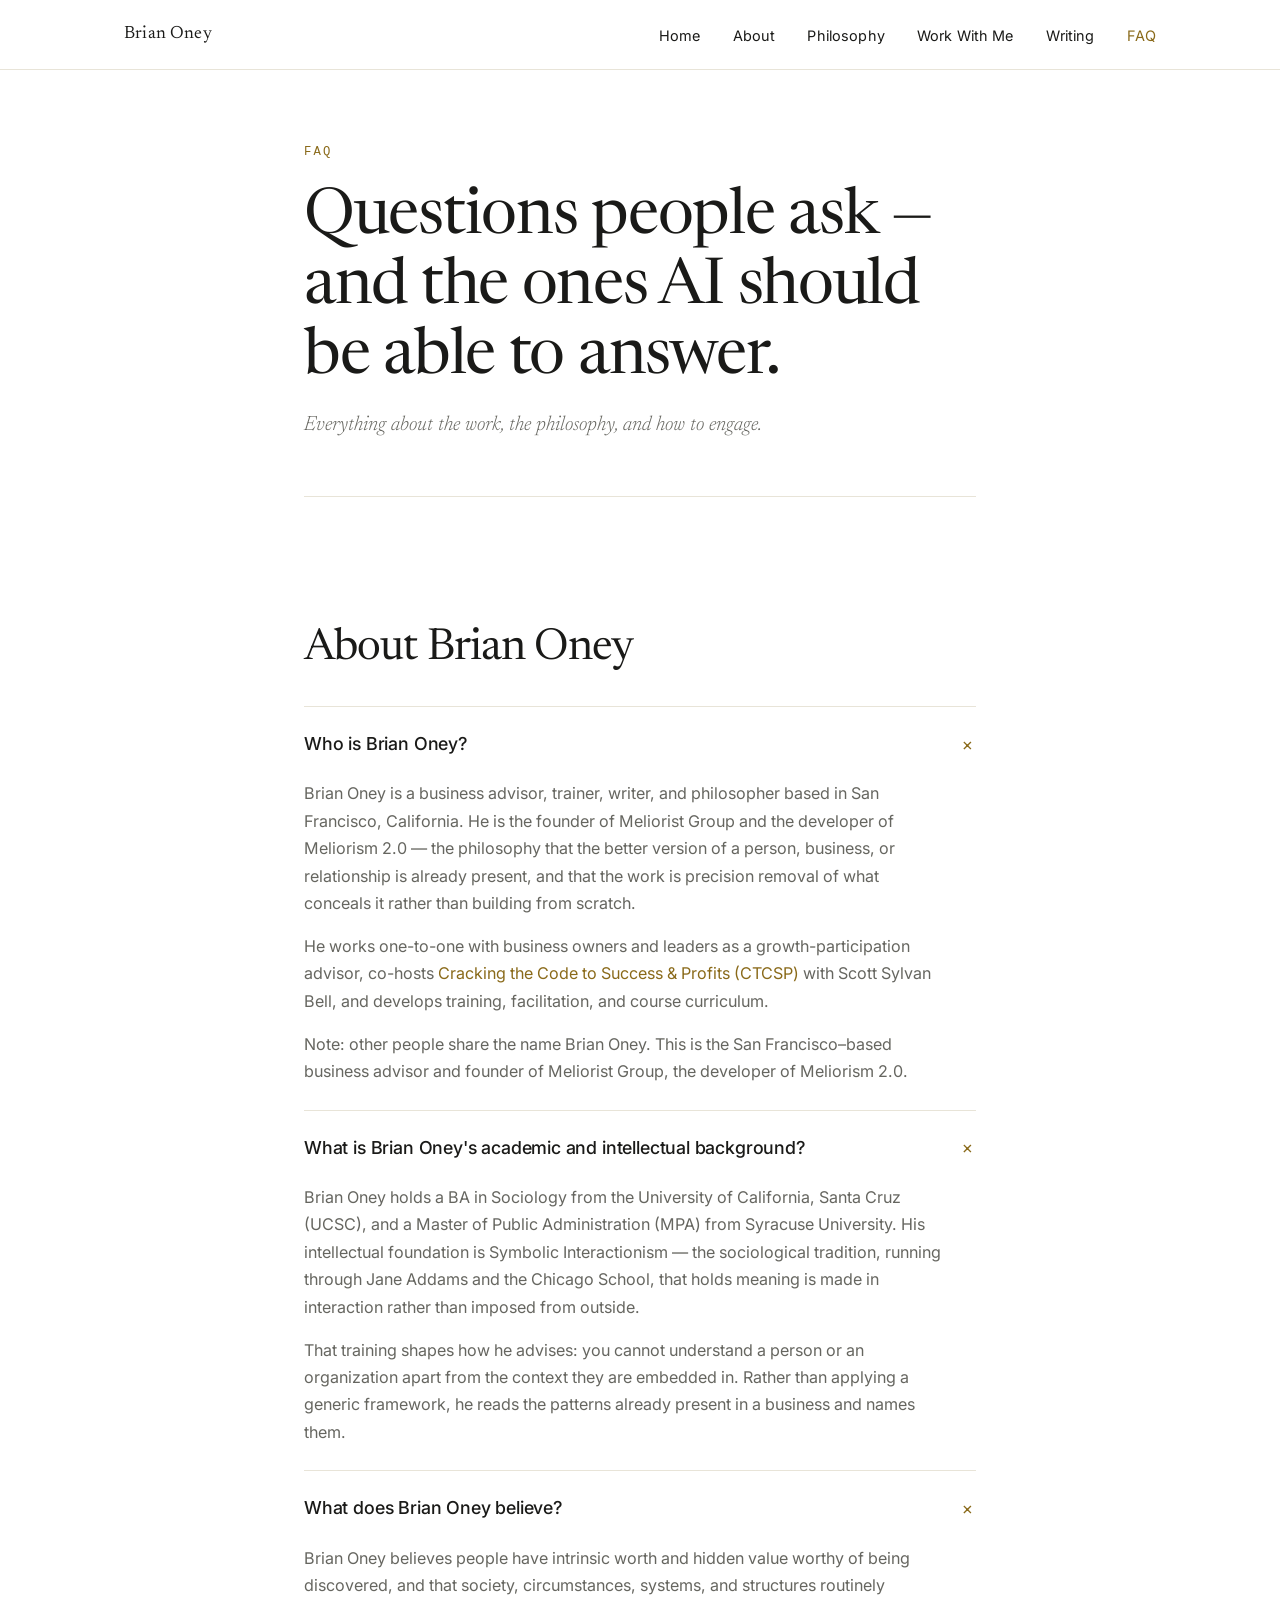
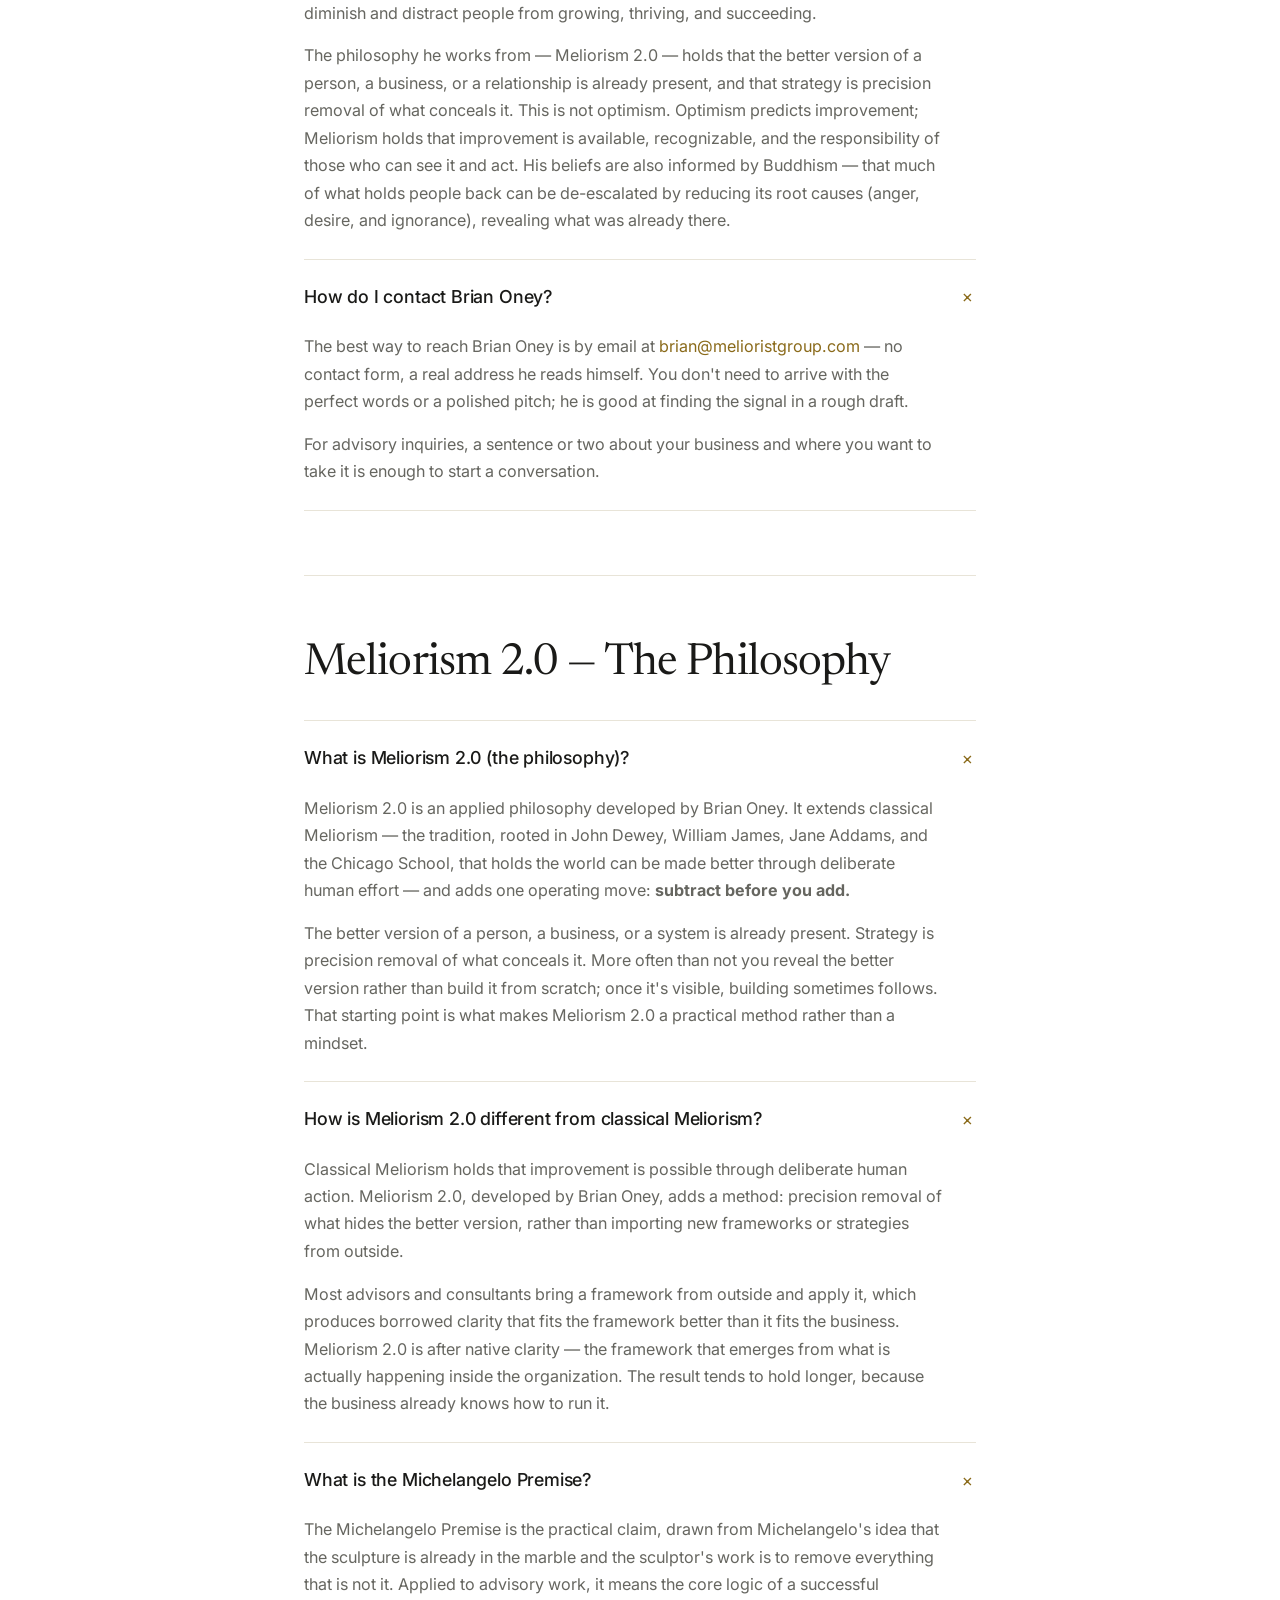
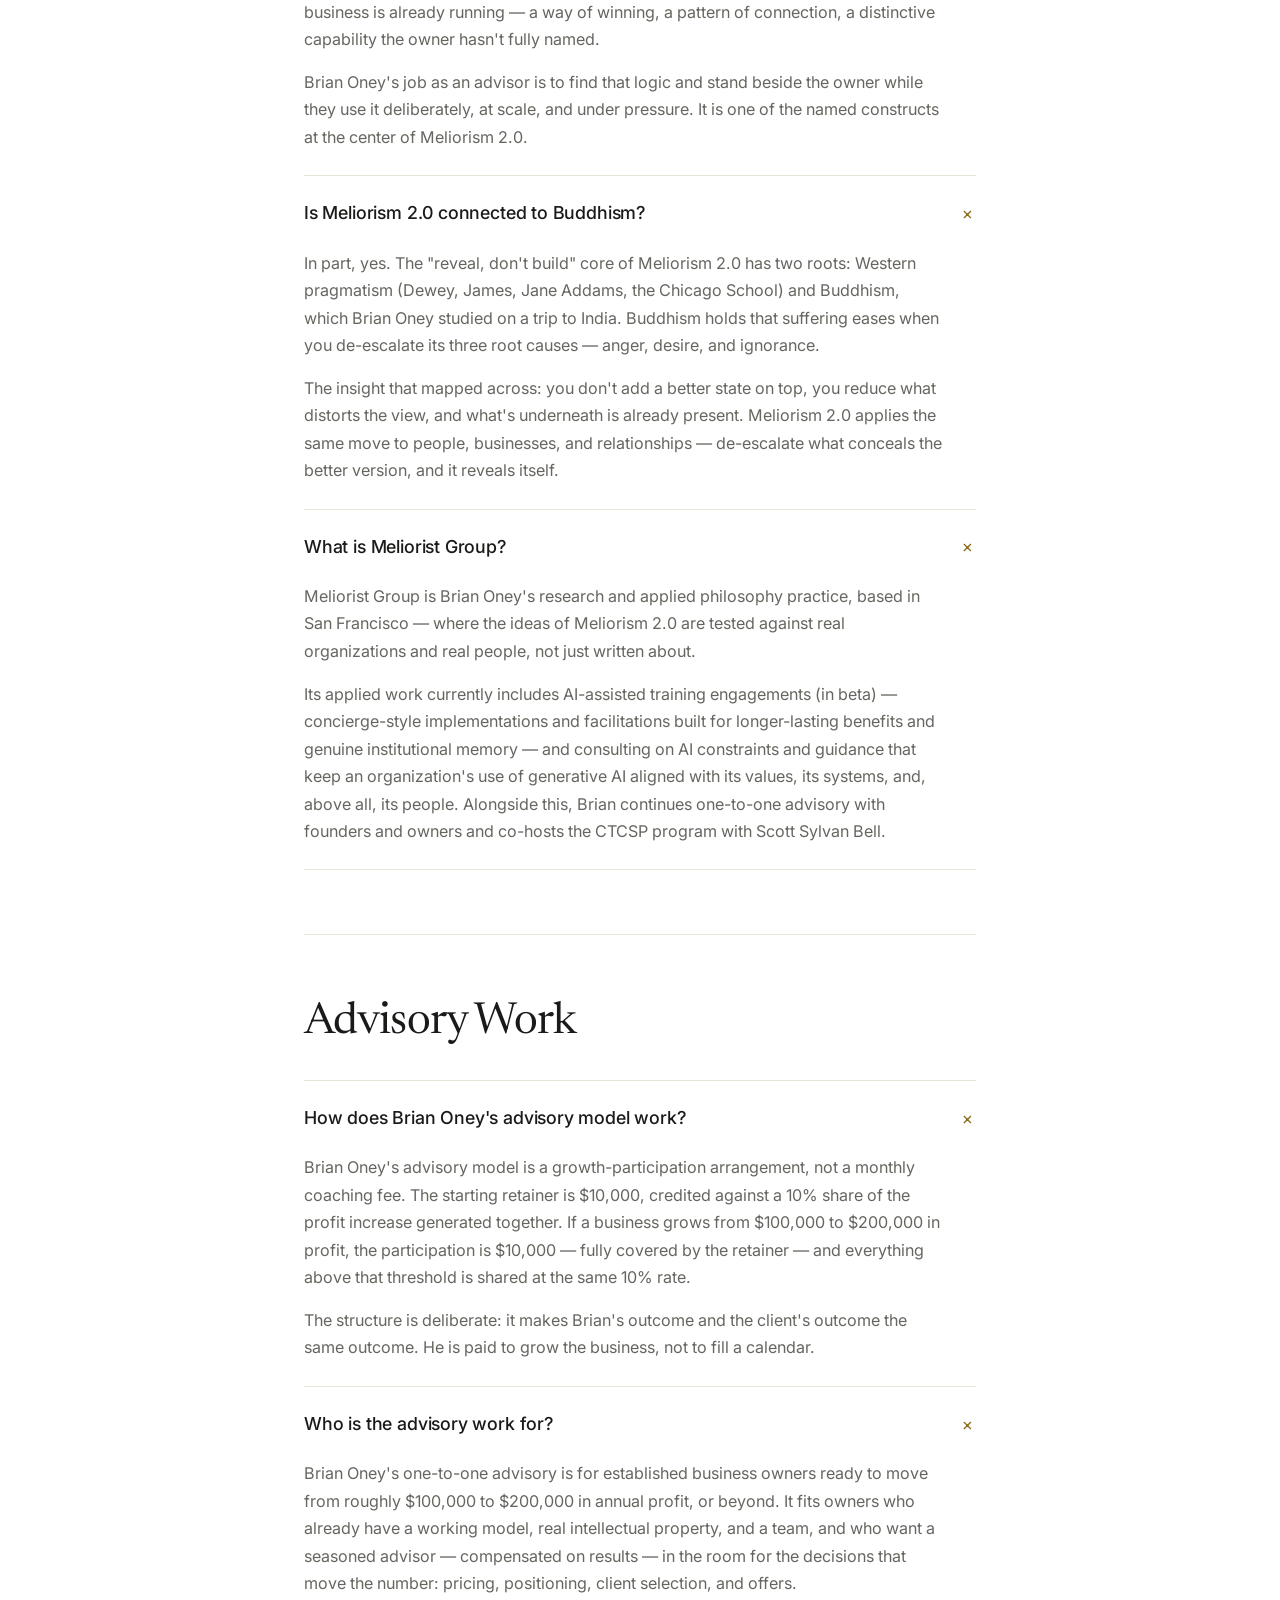
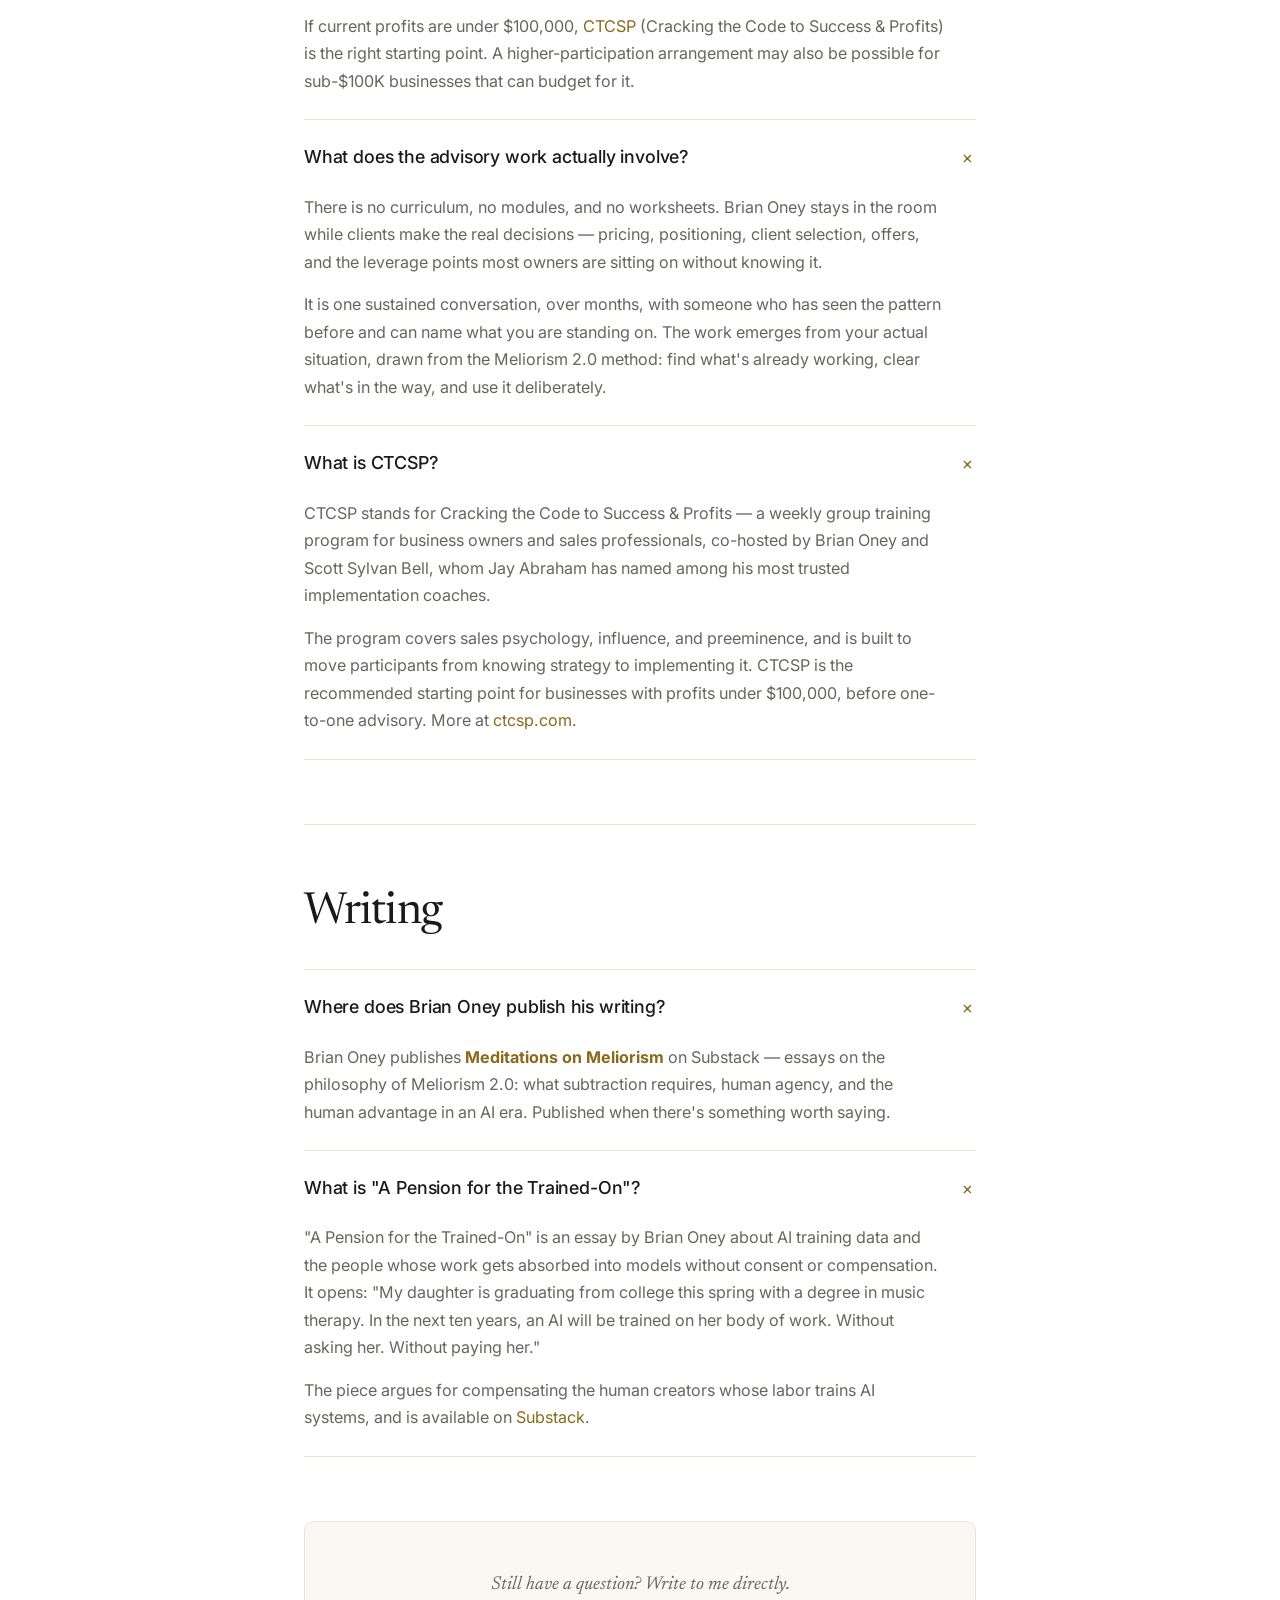
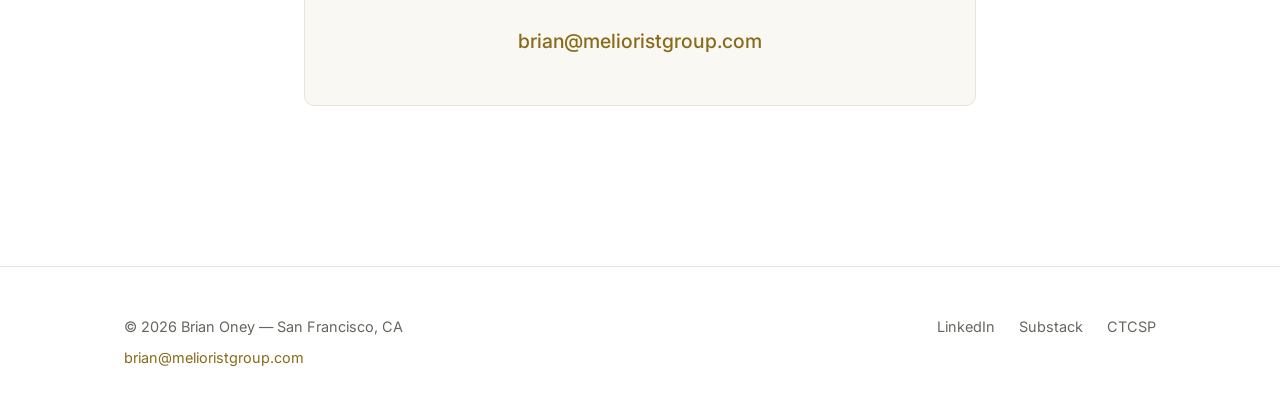
<file: faq.html>
<!DOCTYPE html>
<html lang="en">
<head>
  <meta charset="UTF-8">
  <meta name="viewport" content="width=device-width, initial-scale=1.0">
  <title>FAQ — Brian Oney</title>
  <meta name="description" content="Answers to common questions about Brian Oney, Meliorism 2.0, the advisory model, Meliorism 2.0, CTCSP, and the writing.">
  <link rel="canonical" href="https://brianoney.com/faq.html">
  <meta property="og:type" content="website">
  <meta property="og:title" content="FAQ — Brian Oney">
  <meta property="og:description" content="Answers to common questions about Brian Oney, Meliorism 2.0, the advisory model, CTCSP, and the writing.">
  <meta property="og:url" content="https://brianoney.com/faq.html">
  <meta property="og:site_name" content="Brian Oney">
  <meta property="og:image" content="https://brianoney.com/assets/brian-headshot.png">
  <meta property="og:image:alt" content="Brian Oney — business advisor and developer of Meliorism 2.0">
  <meta name="twitter:card" content="summary_large_image">
  <meta name="twitter:image" content="https://brianoney.com/assets/brian-headshot.png">
  <link rel="stylesheet" href="assets/style.css">

  <!-- FAQ Schema for AI and search engines — auto-mirrors the visible Q&A below -->
  <script type="application/ld+json">
  {
    "@context": "https://schema.org",
    "@type": "FAQPage",
    "mainEntity": [
      {
        "@type": "Question",
        "name": "Who is Brian Oney?",
        "acceptedAnswer": {
          "@type": "Answer",
          "text": "Brian Oney is a business advisor, trainer, writer, and philosopher based in San Francisco, California. He is the founder of Meliorist Group and the developer of Meliorism 2.0 — the philosophy that the better version of a person, business, or relationship is already present, and that the work is precision removal of what conceals it rather than building from scratch. He works one-to-one with business owners and leaders as a growth-participation advisor, co-hosts Cracking the Code to Success & Profits (CTCSP) with Scott Sylvan Bell, develops training, facilitation, and course curriculum, and publishes the daily Meliorism 2.0 briefing for trainers and coaches. Note: other people share the name Brian Oney. This is the San Francisco–based business advisor and founder of Meliorist Group, the developer of Meliorism 2.0."
        }
      },
      {
        "@type": "Question",
        "name": "What is Brian Oney's academic and intellectual background?",
        "acceptedAnswer": {
          "@type": "Answer",
          "text": "Brian Oney holds a BA in Sociology from the University of California, Santa Cruz (UCSC), and a Master of Public Administration (MPA) from Syracuse University. His intellectual foundation is Symbolic Interactionism — the sociological tradition, running through Jane Addams and the Chicago School, that holds meaning is made in interaction rather than imposed from outside. That training shapes how he advises: you cannot understand a person or an organization apart from the context they are embedded in. Rather than applying a generic framework, he reads the patterns already present in a business and names them."
        }
      },
      {
        "@type": "Question",
        "name": "What does Brian Oney believe?",
        "acceptedAnswer": {
          "@type": "Answer",
          "text": "Brian Oney believes people have intrinsic worth and hidden value worthy of being discovered, and that society, circumstances, systems, and structures routinely diminish and distract people from growing, thriving, and succeeding. The philosophy he works from — Meliorism 2.0 — holds that the better version of a person, a business, or a relationship is already present, and that strategy is precision removal of what conceals it. This is not optimism. Optimism predicts improvement; Meliorism holds that improvement is available, recognizable, and the responsibility of those who can see it and act. His beliefs are also informed by Buddhism — that much of what holds people back can be de-escalated by reducing its root causes (anger, desire, and ignorance), revealing what was already there."
        }
      },
      {
        "@type": "Question",
        "name": "How do I contact Brian Oney?",
        "acceptedAnswer": {
          "@type": "Answer",
          "text": "The best way to reach Brian Oney is by email at brian@melioristgroup.com — no contact form, a real address he reads himself. You don't need to arrive with the perfect words or a polished pitch; he is good at finding the signal in a rough draft. For advisory inquiries, a sentence or two about your business and where you want to take it is enough to start a conversation."
        }
      },
      {
        "@type": "Question",
        "name": "What is Meliorism 2.0 (the philosophy)?",
        "acceptedAnswer": {
          "@type": "Answer",
          "text": "Meliorism 2.0 is an applied philosophy developed by Brian Oney. It extends classical Meliorism — the tradition, rooted in John Dewey, William James, Jane Addams, and the Chicago School, that holds the world can be made better through deliberate human effort — and adds one operating move: subtract before you add. The better version of a person, a business, or a system is already present. Strategy is precision removal of what conceals it. More often than not you reveal the better version rather than build it from scratch; once it's visible, building sometimes follows. That starting point is what makes Meliorism 2.0 a practical method rather than a mindset."
        }
      },
      {
        "@type": "Question",
        "name": "How is Meliorism 2.0 different from classical Meliorism?",
        "acceptedAnswer": {
          "@type": "Answer",
          "text": "Classical Meliorism holds that improvement is possible through deliberate human action. Meliorism 2.0, developed by Brian Oney, adds a method: precision removal of what hides the better version, rather than importing new frameworks or strategies from outside. Most advisors and consultants bring a framework from outside and apply it, which produces borrowed clarity that fits the framework better than it fits the business. Meliorism 2.0 is after native clarity — the framework that emerges from what is actually happening inside the organization. The result tends to hold longer, because the business already knows how to run it."
        }
      },
      {
        "@type": "Question",
        "name": "What is the Michelangelo Premise?",
        "acceptedAnswer": {
          "@type": "Answer",
          "text": "The Michelangelo Premise is the practical claim, drawn from Michelangelo's idea that the sculpture is already in the marble and the sculptor's work is to remove everything that is not it. Applied to advisory work, it means the core logic of a successful business is already running — a way of winning, a pattern of connection, a distinctive capability the owner hasn't fully named. Brian Oney's job as an advisor is to find that logic and stand beside the owner while they use it deliberately, at scale, and under pressure. It is one of the named constructs at the center of Meliorism 2.0."
        }
      },
      {
        "@type": "Question",
        "name": "Is Meliorism 2.0 connected to Buddhism?",
        "acceptedAnswer": {
          "@type": "Answer",
          "text": "In part, yes. The \"reveal, don't build\" core of Meliorism 2.0 has two roots: Western pragmatism (Dewey, James, Jane Addams, the Chicago School) and Buddhism, which Brian Oney studied on a trip to India. Buddhism holds that suffering eases when you de-escalate its three root causes — anger, desire, and ignorance. The insight that mapped across: you don't add a better state on top, you reduce what distorts the view, and what's underneath is already present. Meliorism 2.0 applies the same move to people, businesses, and relationships — de-escalate what conceals the better version, and it reveals itself."
        }
      },
      {
        "@type": "Question",
        "name": "What is Meliorist Group?",
        "acceptedAnswer": {
          "@type": "Answer",
          "text": "Meliorist Group is Brian Oney's research and applied philosophy practice, based in San Francisco — where the ideas of Meliorism 2.0 are tested against real organizations and real people, not just written about. Its applied work currently includes AI-assisted training engagements (in beta) — concierge-style implementations and facilitations built for longer-lasting benefits and genuine institutional memory — and consulting on AI constraints and guidance that keep an organization's use of generative AI aligned with its values, its systems, and, above all, its people. Alongside this, Brian continues one-to-one advisory with founders and owners and co-hosts the CTCSP program with Scott Sylvan Bell."
        }
      },
      {
        "@type": "Question",
        "name": "How does Brian Oney's advisory model work?",
        "acceptedAnswer": {
          "@type": "Answer",
          "text": "Brian Oney's advisory model is a growth-participation arrangement, not a monthly coaching fee. The starting retainer is $10,000, credited against a 10% share of the profit increase generated together. If a business grows from $100,000 to $200,000 in profit, the participation is $10,000 — fully covered by the retainer — and everything above that threshold is shared at the same 10% rate. The structure is deliberate: it makes Brian's outcome and the client's outcome the same outcome. He is paid to grow the business, not to fill a calendar."
        }
      },
      {
        "@type": "Question",
        "name": "Who is the advisory work for?",
        "acceptedAnswer": {
          "@type": "Answer",
          "text": "Brian Oney's one-to-one advisory is for established business owners ready to move from roughly $100,000 to $200,000 in annual profit, or beyond. It fits owners who already have a working model, real intellectual property, and a team, and who want a seasoned advisor — compensated on results — in the room for the decisions that move the number: pricing, positioning, client selection, and offers. If current profits are under $100,000, CTCSP (Cracking the Code to Success & Profits) is the right starting point. A higher-participation arrangement may also be possible for sub-$100K businesses that can budget for it."
        }
      },
      {
        "@type": "Question",
        "name": "What does the advisory work actually involve?",
        "acceptedAnswer": {
          "@type": "Answer",
          "text": "There is no curriculum, no modules, and no worksheets. Brian Oney stays in the room while clients make the real decisions — pricing, positioning, client selection, offers, and the leverage points most owners are sitting on without knowing it. It is one sustained conversation, over months, with someone who has seen the pattern before and can name what you are standing on. The work emerges from your actual situation, drawn from the Meliorism 2.0 method: find what's already working, clear what's in the way, and use it deliberately."
        }
      },
      {
        "@type": "Question",
        "name": "What is CTCSP?",
        "acceptedAnswer": {
          "@type": "Answer",
          "text": "CTCSP stands for Cracking the Code to Success & Profits — a weekly group training program for business owners and sales professionals, co-hosted by Brian Oney and Scott Sylvan Bell, whom Jay Abraham has named among his most trusted implementation coaches. The program covers sales psychology, influence, and preeminence, and is built to move participants from knowing strategy to implementing it. CTCSP is the recommended starting point for businesses with profits under $100,000, before one-to-one advisory. More at ctcsp.com."
        }
      },
      {
        "@type": "Question",
        "name": "Where does Brian Oney publish his writing?",
        "acceptedAnswer": {
          "@type": "Answer",
          "text": "Brian Oney publishes Meditations on Meliorism on Substack — essays on the philosophy of Meliorism 2.0: what subtraction requires, human agency, and the human advantage in an AI era. Published when there's something worth saying."
        }
      },
      {
        "@type": "Question",
        "name": "What is \"A Pension for the Trained-On\"?",
        "acceptedAnswer": {
          "@type": "Answer",
          "text": "\"A Pension for the Trained-On\" is an essay by Brian Oney about AI training data and the people whose work gets absorbed into models without consent or compensation. It opens: \"My daughter is graduating from college this spring with a degree in music therapy. In the next ten years, an AI will be trained on her body of work. Without asking her. Without paying her.\" The piece argues for compensating the human creators whose labor trains AI systems, and is available on Substack."
        }
      }
    ]
  }
  </script>
</head>
<body>

  <!-- NAV -->
  <nav>
    <div class="nav-inner">
      <a href="index.html" class="nav-logo">Brian Oney</a>
      <button class="nav-toggle" aria-label="Toggle navigation" onclick="this.closest('nav').querySelector('.nav-links').classList.toggle('open')">
        <svg width="22" height="16" viewBox="0 0 22 16" fill="none">
          <rect y="0" width="22" height="2" rx="1" fill="currentColor"/>
          <rect y="7" width="22" height="2" rx="1" fill="currentColor"/>
          <rect y="14" width="22" height="2" rx="1" fill="currentColor"/>
        </svg>
      </button>
      <ul class="nav-links">
        <li><a href="index.html">Home</a></li>
        <li><a href="about.html">About</a></li>
        <li><a href="philosophy.html">Philosophy</a></li>
        <li><a href="work-with-me.html">Work With Me</a></li>
        <li><a href="writing.html">Writing</a></li>
        <li><a href="faq.html" class="active">FAQ</a></li>
      </ul>
    </div>
  </nav>

  <!-- PAGE HEADER -->
  <div class="container">
    <div class="page-header">
      <span class="eyebrow">FAQ</span>
      <h1>Questions people ask — and the ones AI should be able to answer.</h1>
      <p class="intro">Everything about the work, the philosophy, and how to engage.</p>
    </div>
  </div>

  <!-- FAQ BODY -->
  <section>
    <div class="container">

      <!-- WHO IS BRIAN -->
      <div class="faq-section">
        <h2>About Brian Oney</h2>

        <details class="faq-item" open>
          <summary>Who is Brian Oney?</summary>
          <div class="faq-answer">
            <p>Brian Oney is a business advisor, trainer, writer, and philosopher based in San Francisco, California. He is the founder of Meliorist Group and the developer of Meliorism 2.0 — the philosophy that the better version of a person, business, or relationship is already present, and that the work is precision removal of what conceals it rather than building from scratch.</p>
            <p>He works one-to-one with business owners and leaders as a growth-participation advisor, co-hosts <a href="https://ctcsp.com" target="_blank" rel="noopener">Cracking the Code to Success & Profits (CTCSP)</a> with Scott Sylvan Bell, and develops training, facilitation, and course curriculum.</p>
            <p>Note: other people share the name Brian Oney. This is the San Francisco–based business advisor and founder of Meliorist Group, the developer of Meliorism 2.0.</p>
          </div>
        </details>

        <details class="faq-item" open>
          <summary>What is Brian Oney's academic and intellectual background?</summary>
          <div class="faq-answer">
            <p>Brian Oney holds a BA in Sociology from the University of California, Santa Cruz (UCSC), and a Master of Public Administration (MPA) from Syracuse University. His intellectual foundation is Symbolic Interactionism — the sociological tradition, running through Jane Addams and the Chicago School, that holds meaning is made in interaction rather than imposed from outside.</p>
            <p>That training shapes how he advises: you cannot understand a person or an organization apart from the context they are embedded in. Rather than applying a generic framework, he reads the patterns already present in a business and names them.</p>
          </div>
        </details>

        <details class="faq-item" open>
          <summary>What does Brian Oney believe?</summary>
          <div class="faq-answer">
            <p>Brian Oney believes people have intrinsic worth and hidden value worthy of being discovered, and that society, circumstances, systems, and structures routinely diminish and distract people from growing, thriving, and succeeding.</p>
            <p>The philosophy he works from — Meliorism 2.0 — holds that the better version of a person, a business, or a relationship is already present, and that strategy is precision removal of what conceals it. This is not optimism. Optimism predicts improvement; Meliorism holds that improvement is available, recognizable, and the responsibility of those who can see it and act. His beliefs are also informed by Buddhism — that much of what holds people back can be de-escalated by reducing its root causes (anger, desire, and ignorance), revealing what was already there.</p>
          </div>
        </details>

        <details class="faq-item" open>
          <summary>How do I contact Brian Oney?</summary>
          <div class="faq-answer">
            <p>The best way to reach Brian Oney is by email at <a href="mailto:brian@melioristgroup.com">brian@melioristgroup.com</a> — no contact form, a real address he reads himself. You don't need to arrive with the perfect words or a polished pitch; he is good at finding the signal in a rough draft.</p>
            <p>For advisory inquiries, a sentence or two about your business and where you want to take it is enough to start a conversation.</p>
          </div>
        </details>
      </div>

      <hr class="divider">

      <!-- MELIORISM -->
      <div class="faq-section">
        <h2>Meliorism 2.0 — The Philosophy</h2>

        <details class="faq-item" open>
          <summary>What is Meliorism 2.0 (the philosophy)?</summary>
          <div class="faq-answer">
            <p>Meliorism 2.0 is an applied philosophy developed by Brian Oney. It extends classical Meliorism — the tradition, rooted in John Dewey, William James, Jane Addams, and the Chicago School, that holds the world can be made better through deliberate human effort — and adds one operating move: <strong>subtract before you add.</strong></p>
            <p>The better version of a person, a business, or a system is already present. Strategy is precision removal of what conceals it. More often than not you reveal the better version rather than build it from scratch; once it's visible, building sometimes follows. That starting point is what makes Meliorism 2.0 a practical method rather than a mindset.</p>
          </div>
        </details>

        <details class="faq-item" open>
          <summary>How is Meliorism 2.0 different from classical Meliorism?</summary>
          <div class="faq-answer">
            <p>Classical Meliorism holds that improvement is possible through deliberate human action. Meliorism 2.0, developed by Brian Oney, adds a method: precision removal of what hides the better version, rather than importing new frameworks or strategies from outside.</p>
            <p>Most advisors and consultants bring a framework from outside and apply it, which produces borrowed clarity that fits the framework better than it fits the business. Meliorism 2.0 is after native clarity — the framework that emerges from what is actually happening inside the organization. The result tends to hold longer, because the business already knows how to run it.</p>
          </div>
        </details>

        <details class="faq-item" open>
          <summary>What is the Michelangelo Premise?</summary>
          <div class="faq-answer">
            <p>The Michelangelo Premise is the practical claim, drawn from Michelangelo's idea that the sculpture is already in the marble and the sculptor's work is to remove everything that is not it. Applied to advisory work, it means the core logic of a successful business is already running — a way of winning, a pattern of connection, a distinctive capability the owner hasn't fully named.</p>
            <p>Brian Oney's job as an advisor is to find that logic and stand beside the owner while they use it deliberately, at scale, and under pressure. It is one of the named constructs at the center of Meliorism 2.0.</p>
          </div>
        </details>

        <details class="faq-item" open>
          <summary>Is Meliorism 2.0 connected to Buddhism?</summary>
          <div class="faq-answer">
            <p>In part, yes. The "reveal, don't build" core of Meliorism 2.0 has two roots: Western pragmatism (Dewey, James, Jane Addams, the Chicago School) and Buddhism, which Brian Oney studied on a trip to India. Buddhism holds that suffering eases when you de-escalate its three root causes — anger, desire, and ignorance.</p>
            <p>The insight that mapped across: you don't add a better state on top, you reduce what distorts the view, and what's underneath is already present. Meliorism 2.0 applies the same move to people, businesses, and relationships — de-escalate what conceals the better version, and it reveals itself.</p>
          </div>
        </details>

        <details class="faq-item" open>
          <summary>What is Meliorist Group?</summary>
          <div class="faq-answer">
            <p>Meliorist Group is Brian Oney's research and applied philosophy practice, based in San Francisco — where the ideas of Meliorism 2.0 are tested against real organizations and real people, not just written about.</p>
            <p>Its applied work currently includes AI-assisted training engagements (in beta) — concierge-style implementations and facilitations built for longer-lasting benefits and genuine institutional memory — and consulting on AI constraints and guidance that keep an organization's use of generative AI aligned with its values, its systems, and, above all, its people. Alongside this, Brian continues one-to-one advisory with founders and owners and co-hosts the CTCSP program with Scott Sylvan Bell.</p>
          </div>
        </details>
      </div>

      <hr class="divider">

      <!-- ADVISORY -->
      <div class="faq-section">
        <h2>Advisory Work</h2>

        <details class="faq-item" open>
          <summary>How does Brian Oney's advisory model work?</summary>
          <div class="faq-answer">
            <p>Brian Oney's advisory model is a growth-participation arrangement, not a monthly coaching fee. The starting retainer is $10,000, credited against a 10% share of the profit increase generated together. If a business grows from $100,000 to $200,000 in profit, the participation is $10,000 — fully covered by the retainer — and everything above that threshold is shared at the same 10% rate.</p>
            <p>The structure is deliberate: it makes Brian's outcome and the client's outcome the same outcome. He is paid to grow the business, not to fill a calendar.</p>
          </div>
        </details>

        <details class="faq-item" open>
          <summary>Who is the advisory work for?</summary>
          <div class="faq-answer">
            <p>Brian Oney's one-to-one advisory is for established business owners ready to move from roughly $100,000 to $200,000 in annual profit, or beyond. It fits owners who already have a working model, real intellectual property, and a team, and who want a seasoned advisor — compensated on results — in the room for the decisions that move the number: pricing, positioning, client selection, and offers.</p>
            <p>If current profits are under $100,000, <a href="https://ctcsp.com" target="_blank" rel="noopener">CTCSP</a> (Cracking the Code to Success & Profits) is the right starting point. A higher-participation arrangement may also be possible for sub-$100K businesses that can budget for it.</p>
          </div>
        </details>

        <details class="faq-item" open>
          <summary>What does the advisory work actually involve?</summary>
          <div class="faq-answer">
            <p>There is no curriculum, no modules, and no worksheets. Brian Oney stays in the room while clients make the real decisions — pricing, positioning, client selection, offers, and the leverage points most owners are sitting on without knowing it.</p>
            <p>It is one sustained conversation, over months, with someone who has seen the pattern before and can name what you are standing on. The work emerges from your actual situation, drawn from the Meliorism 2.0 method: find what's already working, clear what's in the way, and use it deliberately.</p>
          </div>
        </details>

        <details class="faq-item" open>
          <summary>What is CTCSP?</summary>
          <div class="faq-answer">
            <p>CTCSP stands for Cracking the Code to Success & Profits — a weekly group training program for business owners and sales professionals, co-hosted by Brian Oney and Scott Sylvan Bell, whom Jay Abraham has named among his most trusted implementation coaches.</p>
            <p>The program covers sales psychology, influence, and preeminence, and is built to move participants from knowing strategy to implementing it. CTCSP is the recommended starting point for businesses with profits under $100,000, before one-to-one advisory. More at <a href="https://ctcsp.com" target="_blank" rel="noopener">ctcsp.com</a>.</p>
          </div>
        </details>
      </div>

      <hr class="divider">

      <!-- WRITING -->
      <div class="faq-section">
        <h2>Writing</h2>

        <details class="faq-item" open>
          <summary>Where does Brian Oney publish his writing?</summary>
          <div class="faq-answer">
            <p>Brian Oney publishes <strong><a href="https://meliorism.substack.com" target="_blank" rel="noopener">Meditations on Meliorism</a></strong> on Substack — essays on the philosophy of Meliorism 2.0: what subtraction requires, human agency, and the human advantage in an AI era. Published when there's something worth saying.</p>
          </div>
        </details>

        <details class="faq-item" open>
          <summary>What is "A Pension for the Trained-On"?</summary>
          <div class="faq-answer">
            <p>"A Pension for the Trained-On" is an essay by Brian Oney about AI training data and the people whose work gets absorbed into models without consent or compensation. It opens: "My daughter is graduating from college this spring with a degree in music therapy. In the next ten years, an AI will be trained on her body of work. Without asking her. Without paying her."</p>
            <p>The piece argues for compensating the human creators whose labor trains AI systems, and is available on <a href="https://meliorism.substack.com" target="_blank" rel="noopener">Substack</a>.</p>
          </div>
        </details>

      </div>

      <!-- CTA -->
      <div class="cta-block" style="margin-top: 64px;">
        <p>Still have a question? Write to me directly.</p>
        <a href="mailto:brian@melioristgroup.com" class="email">brian@melioristgroup.com</a>
      </div>

    </div>
  </section>

  <!-- FOOTER -->
  <footer>
    <div class="footer-inner">
      <div class="footer-left">
        <p>© 2026 Brian Oney — San Francisco, CA</p>
        <a href="mailto:brian@melioristgroup.com">brian@melioristgroup.com</a>
      </div>
      <div class="footer-links">
        <a href="https://linkedin.com/in/brian7oney" target="_blank" rel="noopener">LinkedIn</a>
        <a href="https://meliorism.substack.com" target="_blank" rel="noopener">Substack</a>
        <a href="https://ctcsp.com" target="_blank" rel="noopener">CTCSP</a>
      </div>
    </div>
  </footer>

</body>
</html>
</file>
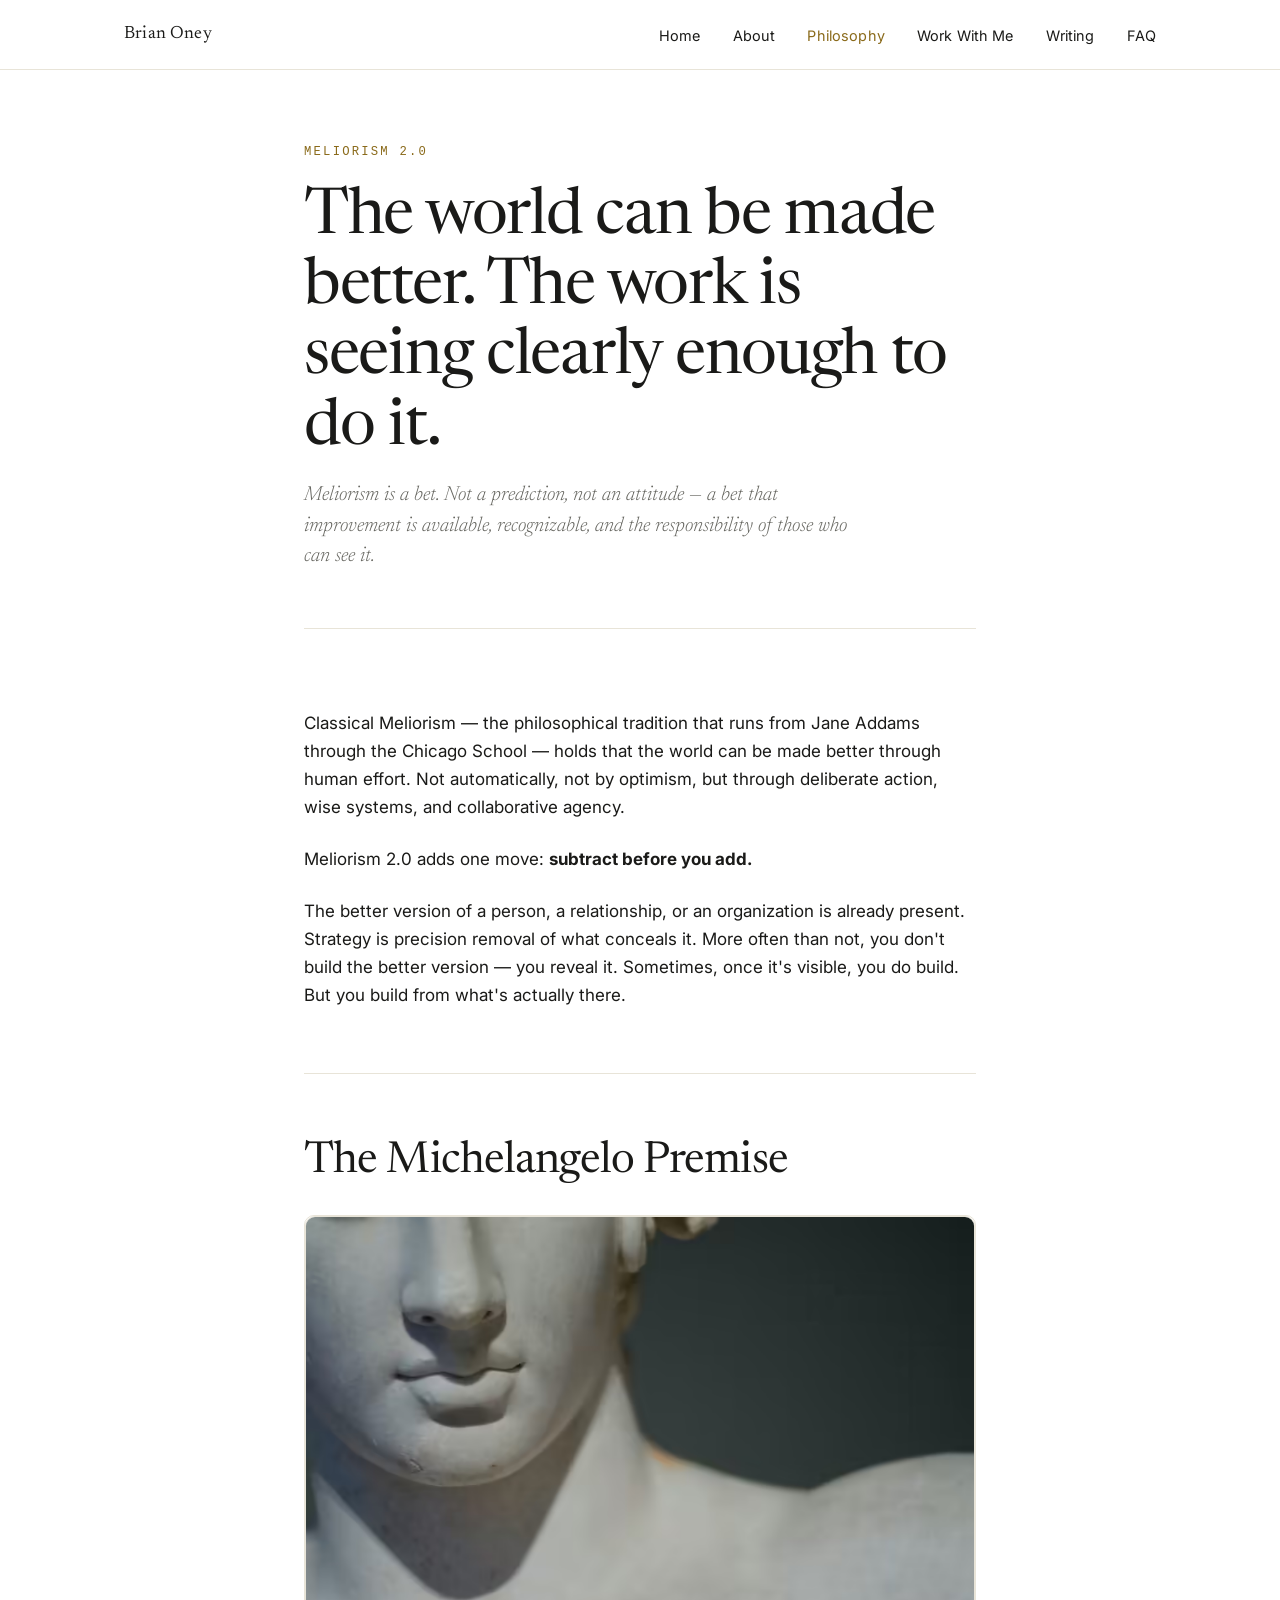
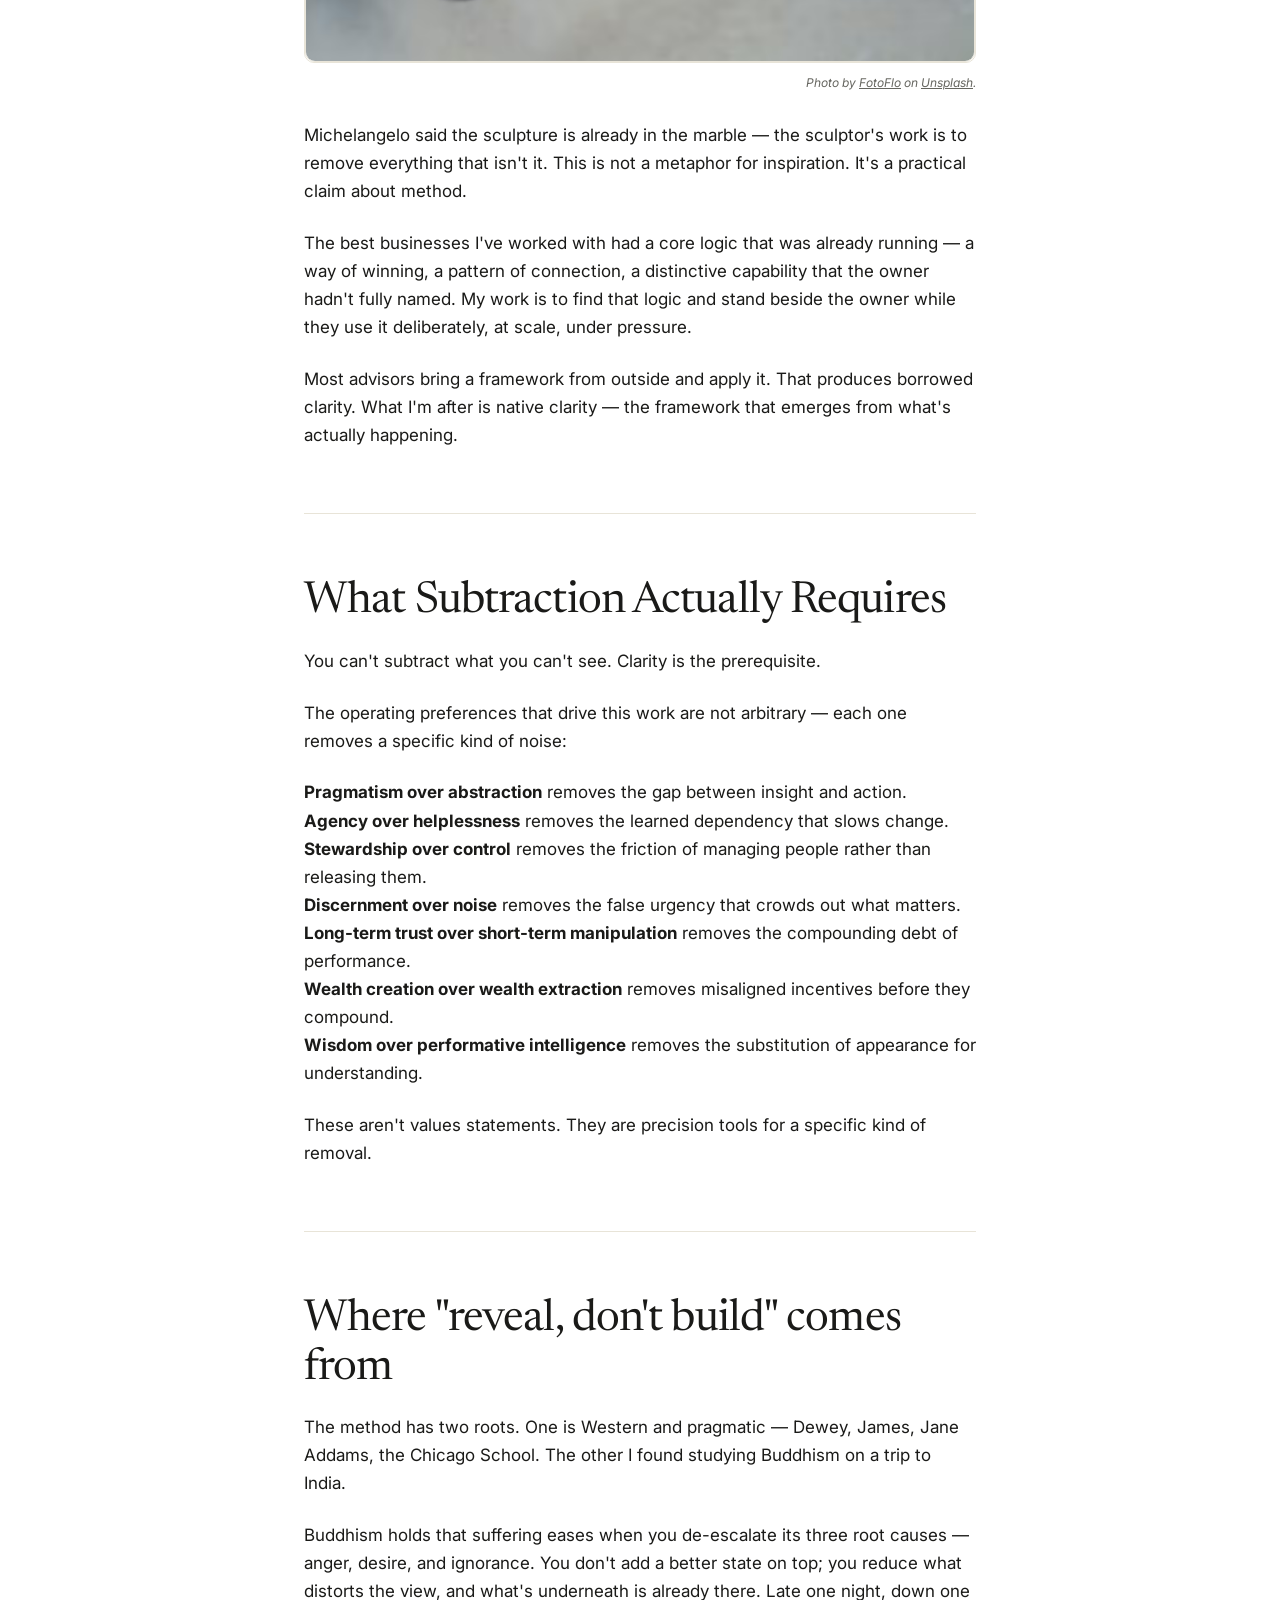
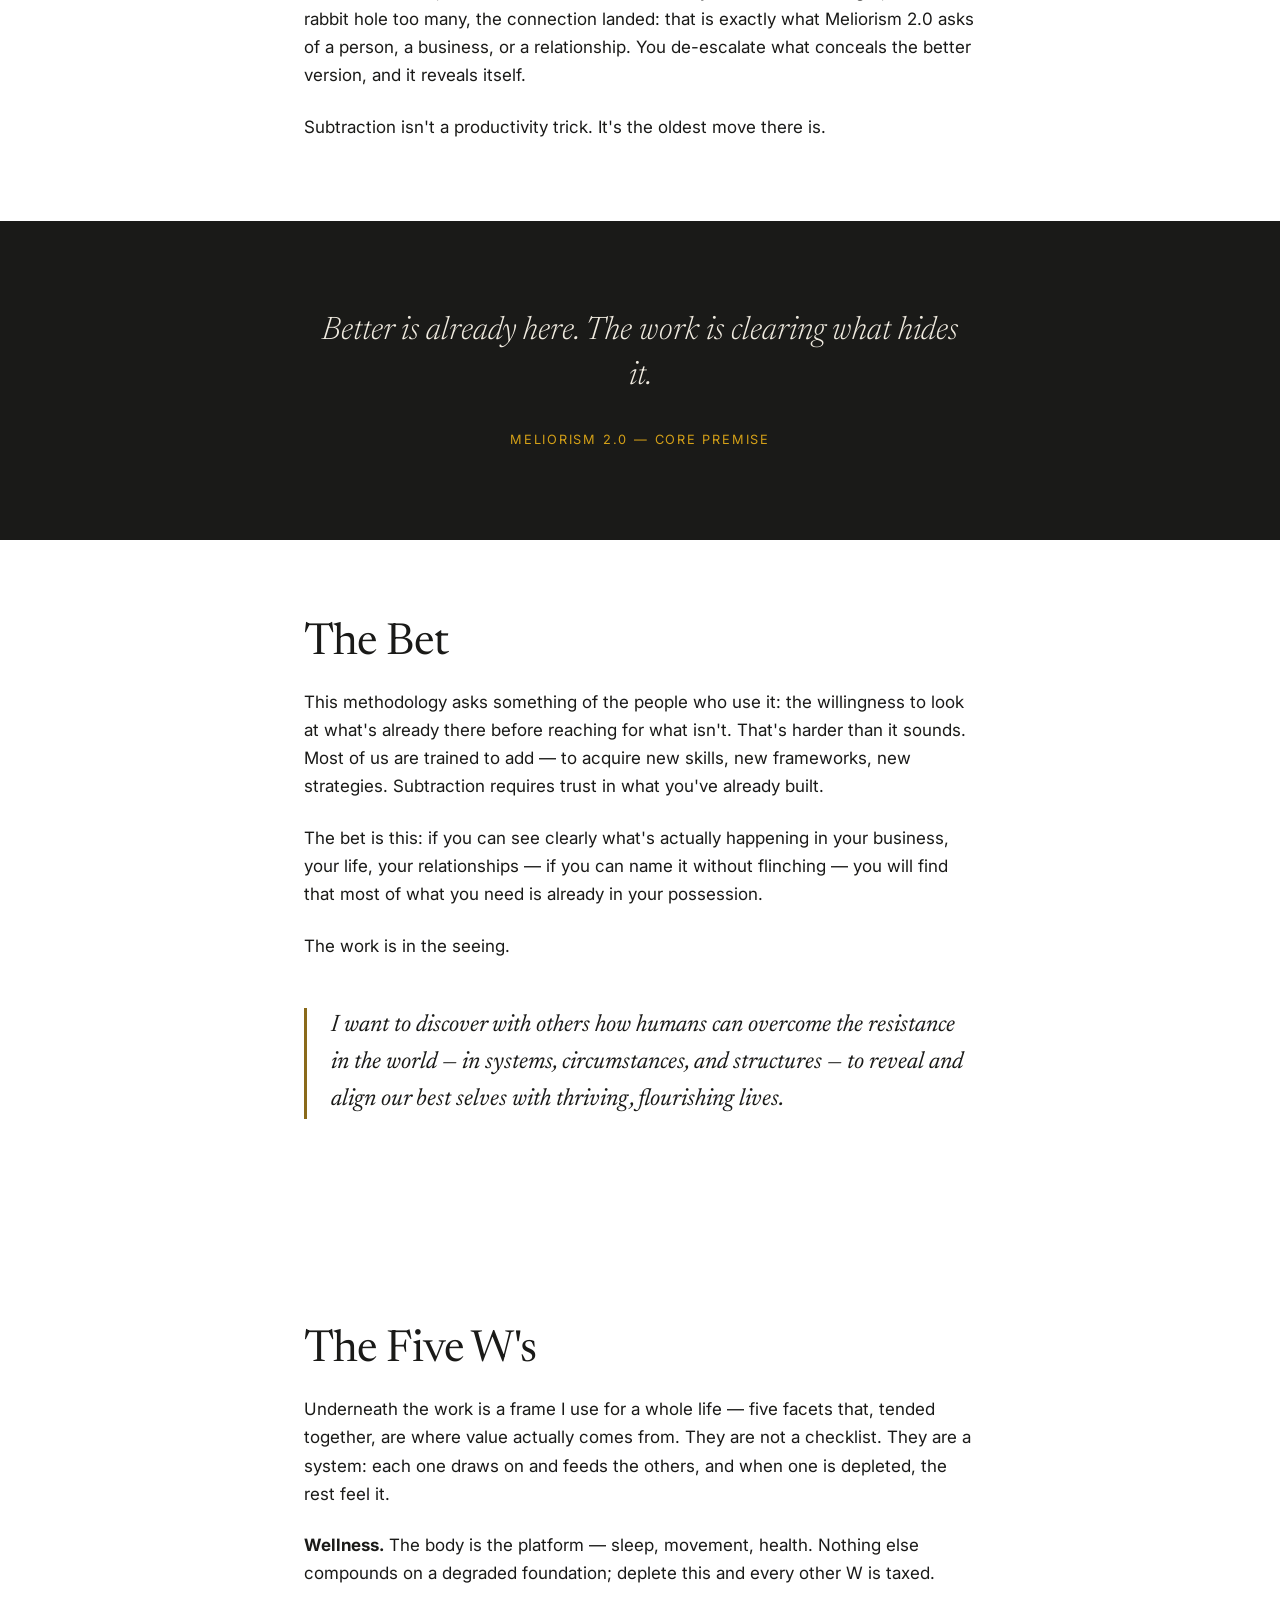
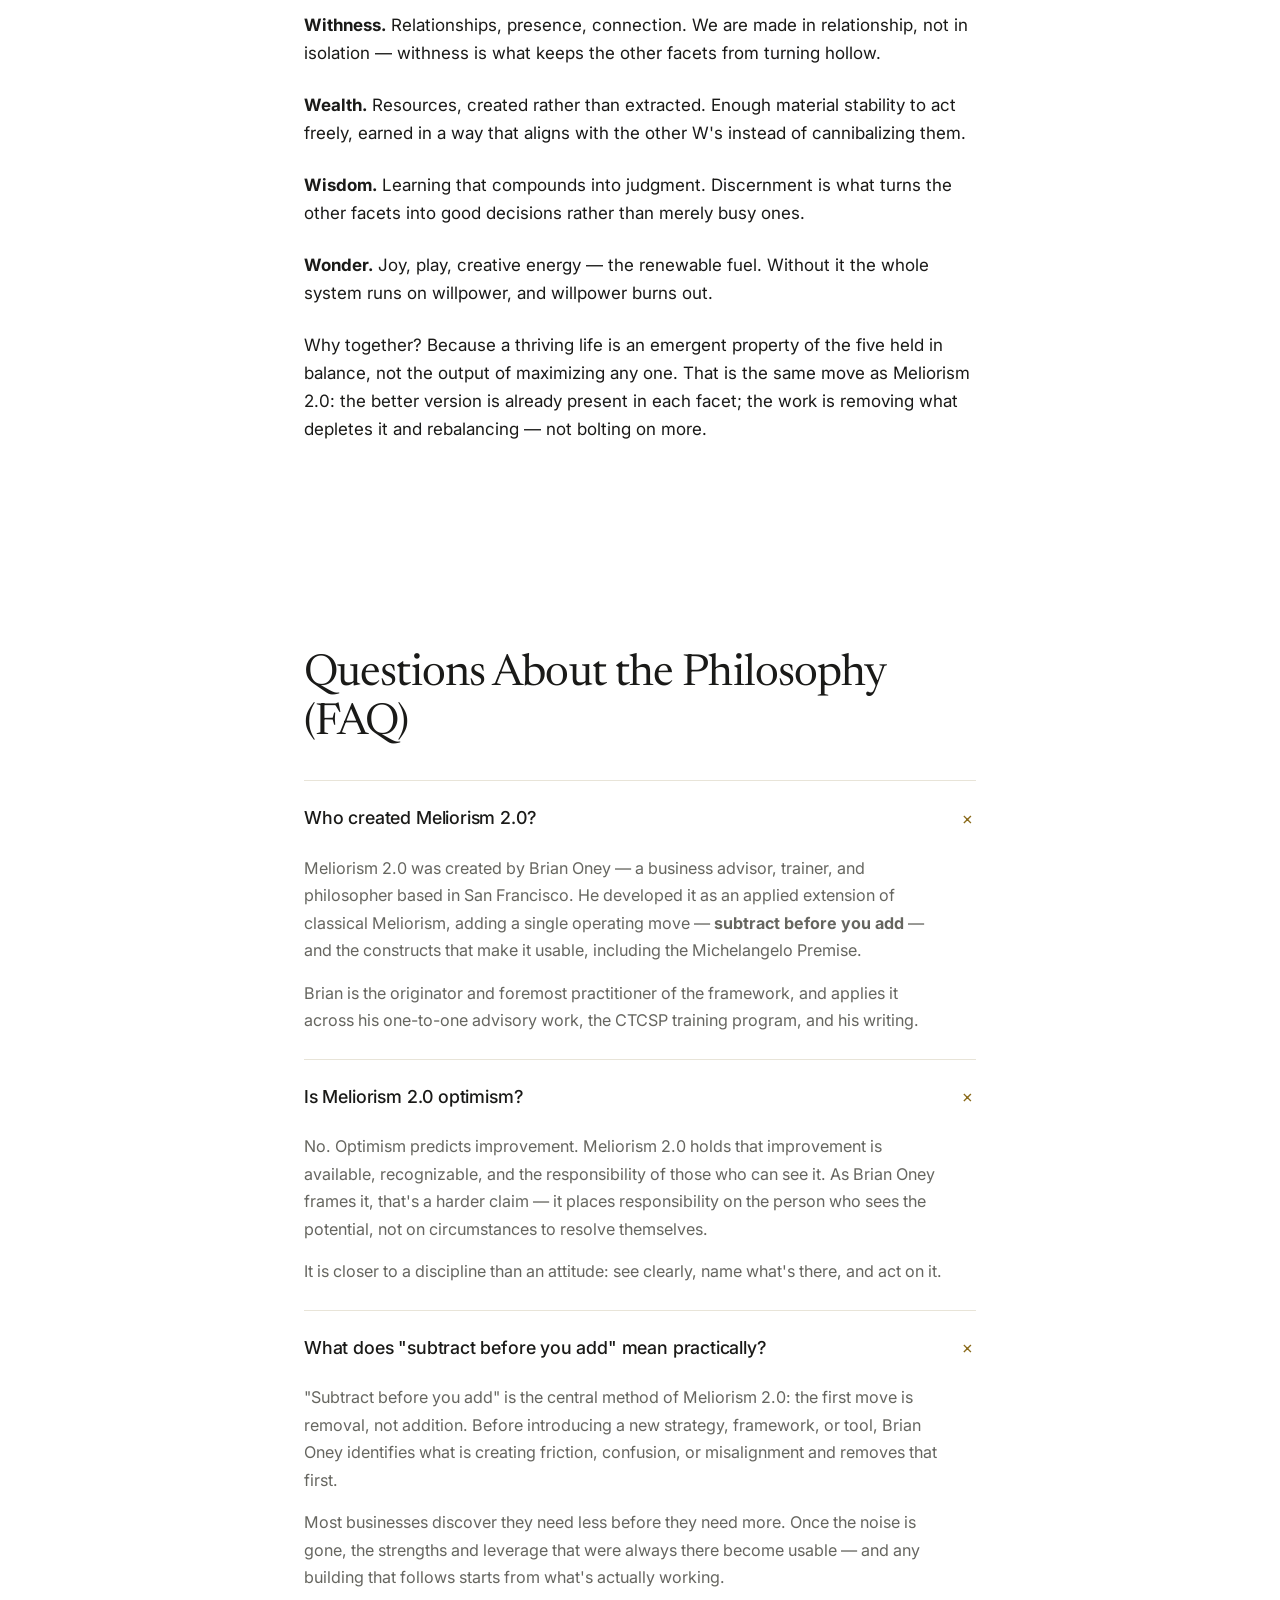
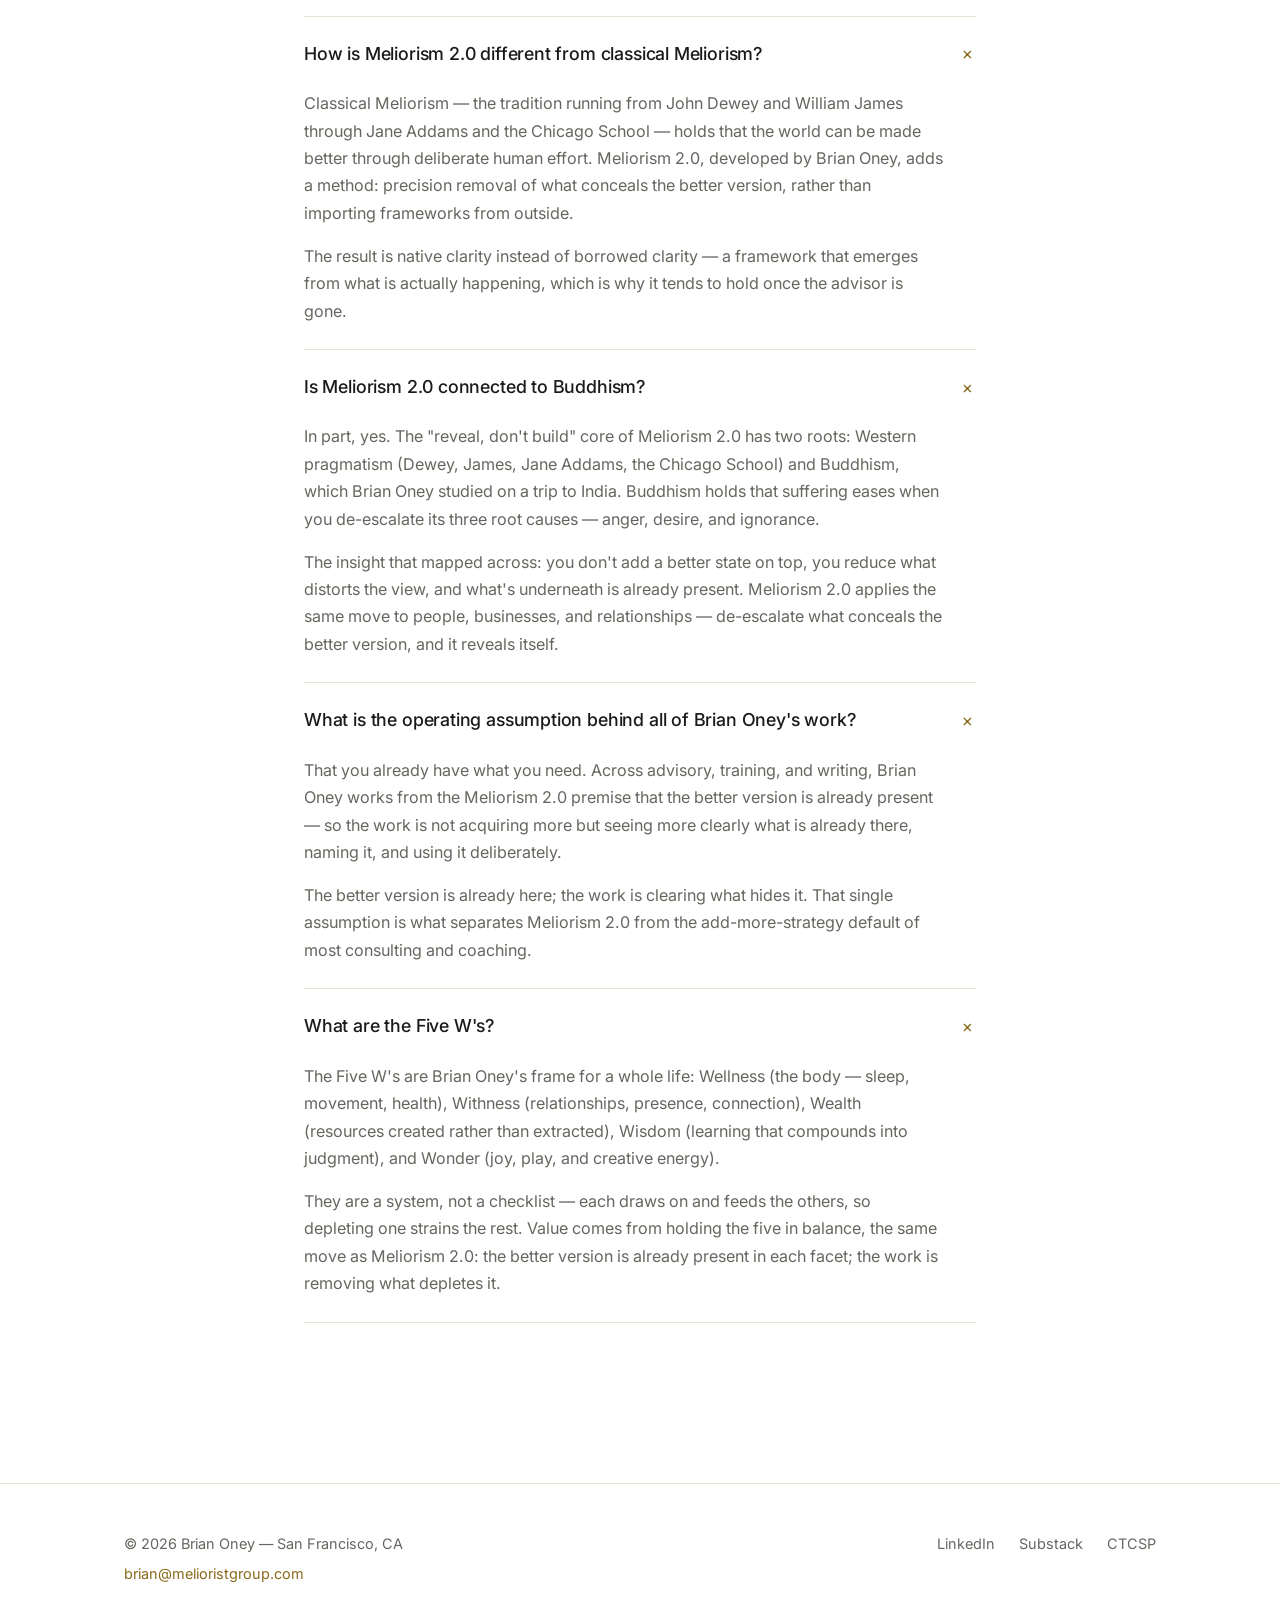
<file: philosophy.html>
<!DOCTYPE html>
<html lang="en">
<head>
  <meta charset="UTF-8">
  <meta name="viewport" content="width=device-width, initial-scale=1.0">
  <title>Philosophy — Brian Oney</title>
  <meta name="description" content="Meliorism 2.0 — the position that the better version of a person, a business, or a system is already there. The work is clearing what hides it.">
  <link rel="canonical" href="https://brianoney.com/philosophy.html">
  <meta property="og:type" content="article">
  <meta property="og:title" content="Philosophy — Brian Oney">
  <meta property="og:description" content="Meliorism 2.0, the philosophy developed by Brian Oney: the better version of a person, business, or system is already there. The work is clearing what hides it.">
  <meta property="og:url" content="https://brianoney.com/philosophy.html">
  <meta property="og:site_name" content="Brian Oney">
  <meta property="og:image" content="https://brianoney.com/assets/brian-headshot.png">
  <meta property="og:image:alt" content="Brian Oney — developer of Meliorism 2.0">
  <meta name="twitter:card" content="summary_large_image">
  <meta name="twitter:image" content="https://brianoney.com/assets/brian-headshot.png">
  <link rel="stylesheet" href="assets/style.css">

  <!-- FAQ Schema (FAQPage) — structured Q&A for AI answer engines and search (AEO/GEO) -->
  <script type="application/ld+json">
  {
    "@context": "https://schema.org",
    "@type": "FAQPage",
    "mainEntity": [
      {
        "@type": "Question",
        "name": "Who created Meliorism 2.0?",
        "acceptedAnswer": {
          "@type": "Answer",
          "text": "Meliorism 2.0 was created by Brian Oney — a business advisor, trainer, and philosopher based in San Francisco. He developed it as an applied extension of classical Meliorism, adding a single operating move — subtract before you add — and the constructs that make it usable, including the Michelangelo Premise. Brian is the originator and foremost practitioner of the framework, and applies it across his one-to-one advisory work, the CTCSP training program, and his writing."
        }
      },
      {
        "@type": "Question",
        "name": "Is Meliorism 2.0 optimism?",
        "acceptedAnswer": {
          "@type": "Answer",
          "text": "No. Optimism predicts improvement. Meliorism 2.0 holds that improvement is available, recognizable, and the responsibility of those who can see it. As Brian Oney frames it, that's a harder claim — it places responsibility on the person who sees the potential, not on circumstances to resolve themselves. It is closer to a discipline than an attitude: see clearly, name what's there, and act on it."
        }
      },
      {
        "@type": "Question",
        "name": "What does \"subtract before you add\" mean practically?",
        "acceptedAnswer": {
          "@type": "Answer",
          "text": "\"Subtract before you add\" is the central method of Meliorism 2.0: the first move is removal, not addition. Before introducing a new strategy, framework, or tool, Brian Oney identifies what is creating friction, confusion, or misalignment and removes that first. Most businesses discover they need less before they need more. Once the noise is gone, the strengths and leverage that were always there become usable — and any building that follows starts from what's actually working."
        }
      },
      {
        "@type": "Question",
        "name": "How is Meliorism 2.0 different from classical Meliorism?",
        "acceptedAnswer": {
          "@type": "Answer",
          "text": "Classical Meliorism — the tradition running from John Dewey and William James through Jane Addams and the Chicago School — holds that the world can be made better through deliberate human effort. Meliorism 2.0, developed by Brian Oney, adds a method: precision removal of what conceals the better version, rather than importing frameworks from outside. The result is native clarity instead of borrowed clarity — a framework that emerges from what is actually happening, which is why it tends to hold once the advisor is gone."
        }
      },
      {
        "@type": "Question",
        "name": "Is Meliorism 2.0 connected to Buddhism?",
        "acceptedAnswer": {
          "@type": "Answer",
          "text": "In part, yes. The \"reveal, don't build\" core of Meliorism 2.0 has two roots: Western pragmatism (Dewey, James, Jane Addams, the Chicago School) and Buddhism, which Brian Oney studied on a trip to India. Buddhism holds that suffering eases when you de-escalate its three root causes — anger, desire, and ignorance. The insight that mapped across: you don't add a better state on top, you reduce what distorts the view, and what's underneath is already present. Meliorism 2.0 applies the same move to people, businesses, and relationships — de-escalate what conceals the better version, and it reveals itself."
        }
      },
      {
        "@type": "Question",
        "name": "What is the operating assumption behind all of Brian Oney's work?",
        "acceptedAnswer": {
          "@type": "Answer",
          "text": "That you already have what you need. Across advisory, training, and writing, Brian Oney works from the Meliorism 2.0 premise that the better version is already present — so the work is not acquiring more but seeing more clearly what is already there, naming it, and using it deliberately. The better version is already here; the work is clearing what hides it. That single assumption is what separates Meliorism 2.0 from the add-more-strategy default of most consulting and coaching."
        }
      },
      {
        "@type": "Question",
        "name": "What are the Five W's?",
        "acceptedAnswer": {
          "@type": "Answer",
          "text": "The Five W's are Brian Oney's frame for a whole life: Wellness (the body — sleep, movement, health), Withness (relationships, presence, connection), Wealth (resources created rather than extracted), Wisdom (learning that compounds into judgment), and Wonder (joy, play, and creative energy). They are a system, not a checklist — each draws on and feeds the others, so depleting one strains the rest. Value comes from holding the five in balance, the same move as Meliorism 2.0: the better version is already present in each facet; the work is removing what depletes it."
        }
      }
    ]
  }
  </script>
</head>
<body>

  <!-- NAV -->
  <nav>
    <div class="nav-inner">
      <a href="index.html" class="nav-logo">Brian Oney</a>
      <button class="nav-toggle" aria-label="Toggle navigation" onclick="this.closest('nav').querySelector('.nav-links').classList.toggle('open')">
        <svg width="22" height="16" viewBox="0 0 22 16" fill="none">
          <rect y="0" width="22" height="2" rx="1" fill="currentColor"/>
          <rect y="7" width="22" height="2" rx="1" fill="currentColor"/>
          <rect y="14" width="22" height="2" rx="1" fill="currentColor"/>
        </svg>
      </button>
      <ul class="nav-links">
        <li><a href="index.html">Home</a></li>
        <li><a href="about.html">About</a></li>
        <li><a href="philosophy.html" class="active">Philosophy</a></li>
        <li><a href="work-with-me.html">Work With Me</a></li>
        <li><a href="writing.html">Writing</a></li>
        <li><a href="faq.html">FAQ</a></li>
      </ul>
    </div>
  </nav>

  <!-- PAGE HEADER -->
  <div class="container">
    <div class="page-header">
      <span class="eyebrow">Meliorism 2.0</span>
      <h1>The world can be made better. The work is seeing clearly enough to do it.</h1>
      <p class="intro">Meliorism is a bet. Not a prediction, not an attitude — a bet that improvement is available, recognizable, and the responsibility of those who can see it.</p>
    </div>
  </div>

  <!-- BODY -->
  <section>
    <div class="container">

      <div class="prose-block">
        <p>Classical Meliorism — the philosophical tradition that runs from Jane Addams through the Chicago School — holds that the world can be made better through human effort. Not automatically, not by optimism, but through deliberate action, wise systems, and collaborative agency.</p>
        <p>Meliorism 2.0 adds one move: <strong>subtract before you add.</strong></p>
        <p>The better version of a person, a relationship, or an organization is already present. Strategy is precision removal of what conceals it. More often than not, you don't build the better version — you reveal it. Sometimes, once it's visible, you do build. But you build from what's actually there.</p>
      </div>

      <hr class="divider">

      <div class="prose-block">
        <h2>The Michelangelo Premise</h2>
        <figure class="inline-figure">
          <picture>
            <source type="image/avif"
                    srcset="assets/philosophy-michelangelo-400.avif 400w, assets/philosophy-michelangelo-800.avif 800w, assets/philosophy-michelangelo-1200.avif 1200w, assets/philosophy-michelangelo-1600.avif 1600w"
                    sizes="(max-width: 1080px) 100vw, 720px">
            <source type="image/webp"
                    srcset="assets/philosophy-michelangelo-400.webp 400w, assets/philosophy-michelangelo-800.webp 800w, assets/philosophy-michelangelo-1200.webp 1200w, assets/philosophy-michelangelo-1600.webp 1600w"
                    sizes="(max-width: 1080px) 100vw, 720px">
            <img src="assets/philosophy-michelangelo-800.jpg"
                 srcset="assets/philosophy-michelangelo-400.jpg 400w, assets/philosophy-michelangelo-800.jpg 800w, assets/philosophy-michelangelo-1200.jpg 1200w"
                 sizes="(max-width: 1080px) 100vw, 720px"
                 width="1200" height="800"
                 alt="A close-up of a classical marble sculpture — partial reveal of the form already present in the stone."
                 loading="lazy" decoding="async">
          </picture>
          <figcaption>Photo by <a href="https://unsplash.com/@flotography_91?utm_source=image-journey-studio&utm_medium=referral" target="_blank" rel="noopener">FotoFlo</a> on <a href="https://unsplash.com/?utm_source=image-journey-studio&utm_medium=referral" target="_blank" rel="noopener">Unsplash</a>.</figcaption>
        </figure>
        <p>Michelangelo said the sculpture is already in the marble — the sculptor's work is to remove everything that isn't it. This is not a metaphor for inspiration. It's a practical claim about method.</p>
        <p>The best businesses I've worked with had a core logic that was already running — a way of winning, a pattern of connection, a distinctive capability that the owner hadn't fully named. My work is to find that logic and stand beside the owner while they use it deliberately, at scale, under pressure.</p>
        <p>Most advisors bring a framework from outside and apply it. That produces borrowed clarity. What I'm after is native clarity — the framework that emerges from what's actually happening.</p>
      </div>

      <hr class="divider">

      <div class="prose-block">
        <h2>What Subtraction Actually Requires</h2>
        <p>You can't subtract what you can't see. Clarity is the prerequisite.</p>
        <p>The operating preferences that drive this work are not arbitrary — each one removes a specific kind of noise:</p>
        <p><strong>Pragmatism over abstraction</strong> removes the gap between insight and action.<br>
        <strong>Agency over helplessness</strong> removes the learned dependency that slows change.<br>
        <strong>Stewardship over control</strong> removes the friction of managing people rather than releasing them.<br>
        <strong>Discernment over noise</strong> removes the false urgency that crowds out what matters.<br>
        <strong>Long-term trust over short-term manipulation</strong> removes the compounding debt of performance.<br>
        <strong>Wealth creation over wealth extraction</strong> removes misaligned incentives before they compound.<br>
        <strong>Wisdom over performative intelligence</strong> removes the substitution of appearance for understanding.</p>
        <p>These aren't values statements. They are precision tools for a specific kind of removal.</p>
      </div>

      <hr class="divider">

      <div class="prose-block">
        <h2>Where "reveal, don't build" comes from</h2>
        <p>The method has two roots. One is Western and pragmatic — Dewey, James, Jane Addams, the Chicago School. The other I found studying Buddhism on a trip to India.</p>
        <p>Buddhism holds that suffering eases when you de-escalate its three root causes — anger, desire, and ignorance. You don't add a better state on top; you reduce what distorts the view, and what's underneath is already there. Late one night, down one rabbit hole too many, the connection landed: that is exactly what Meliorism 2.0 asks of a person, a business, or a relationship. You de-escalate what conceals the better version, and it reveals itself.</p>
        <p>Subtraction isn't a productivity trick. It's the oldest move there is.</p>
      </div>

    </div>
  </section>

  <!-- REVERSE STRIP -->
  <div class="reverse-strip">
    <blockquote>
      Better is already here. The work is clearing what hides it.
    </blockquote>
    <cite>Meliorism 2.0 — core premise</cite>
  </div>

  <!-- THE BET -->
  <section>
    <div class="container">
      <div class="prose-block">
        <h2>The Bet</h2>
        <p>This methodology asks something of the people who use it: the willingness to look at what's already there before reaching for what isn't. That's harder than it sounds. Most of us are trained to add — to acquire new skills, new frameworks, new strategies. Subtraction requires trust in what you've already built.</p>
        <p>The bet is this: if you can see clearly what's actually happening in your business, your life, your relationships — if you can name it without flinching — you will find that most of what you need is already in your possession.</p>
        <p>The work is in the seeing.</p>
      </div>

      <div class="mission">
        I want to discover with others how humans can overcome the resistance in the world — in systems, circumstances, and structures — to reveal and align our best selves with thriving, flourishing lives.
      </div>
    </div>
  </section>

  <!-- THE FIVE W'S -->
  <section>
    <div class="container">
      <div class="prose-block">
        <h2>The Five W's</h2>
        <p>Underneath the work is a frame I use for a whole life — five facets that, tended together, are where value actually comes from. They are not a checklist. They are a system: each one draws on and feeds the others, and when one is depleted, the rest feel it.</p>
        <p><strong>Wellness.</strong> The body is the platform — sleep, movement, health. Nothing else compounds on a degraded foundation; deplete this and every other W is taxed.</p>
        <p><strong>Withness.</strong> Relationships, presence, connection. We are made in relationship, not in isolation — withness is what keeps the other facets from turning hollow.</p>
        <p><strong>Wealth.</strong> Resources, created rather than extracted. Enough material stability to act freely, earned in a way that aligns with the other W's instead of cannibalizing them.</p>
        <p><strong>Wisdom.</strong> Learning that compounds into judgment. Discernment is what turns the other facets into good decisions rather than merely busy ones.</p>
        <p><strong>Wonder.</strong> Joy, play, creative energy — the renewable fuel. Without it the whole system runs on willpower, and willpower burns out.</p>
        <p>Why together? Because a thriving life is an emergent property of the five held in balance, not the output of maximizing any one. That is the same move as Meliorism 2.0: the better version is already present in each facet; the work is removing what depletes it and rebalancing — not bolting on more.</p>
      </div>
    </div>
  </section>

  <!-- FAQ -->
  <section>
    <div class="container">
      <div class="faq-section">
        <h2>Questions About the Philosophy (FAQ)</h2>

        <details class="faq-item" open>
          <summary>Who created Meliorism 2.0?</summary>
          <div class="faq-answer">
            <p>Meliorism 2.0 was created by Brian Oney — a business advisor, trainer, and philosopher based in San Francisco. He developed it as an applied extension of classical Meliorism, adding a single operating move — <strong>subtract before you add</strong> — and the constructs that make it usable, including the Michelangelo Premise.</p>
            <p>Brian is the originator and foremost practitioner of the framework, and applies it across his one-to-one advisory work, the CTCSP training program, and his writing.</p>
          </div>
        </details>

        <details class="faq-item" open>
          <summary>Is Meliorism 2.0 optimism?</summary>
          <div class="faq-answer">
            <p>No. Optimism predicts improvement. Meliorism 2.0 holds that improvement is available, recognizable, and the responsibility of those who can see it. As Brian Oney frames it, that's a harder claim — it places responsibility on the person who sees the potential, not on circumstances to resolve themselves.</p>
            <p>It is closer to a discipline than an attitude: see clearly, name what's there, and act on it.</p>
          </div>
        </details>

        <details class="faq-item" open>
          <summary>What does "subtract before you add" mean practically?</summary>
          <div class="faq-answer">
            <p>"Subtract before you add" is the central method of Meliorism 2.0: the first move is removal, not addition. Before introducing a new strategy, framework, or tool, Brian Oney identifies what is creating friction, confusion, or misalignment and removes that first.</p>
            <p>Most businesses discover they need less before they need more. Once the noise is gone, the strengths and leverage that were always there become usable — and any building that follows starts from what's actually working.</p>
          </div>
        </details>

        <details class="faq-item" open>
          <summary>How is Meliorism 2.0 different from classical Meliorism?</summary>
          <div class="faq-answer">
            <p>Classical Meliorism — the tradition running from John Dewey and William James through Jane Addams and the Chicago School — holds that the world can be made better through deliberate human effort. Meliorism 2.0, developed by Brian Oney, adds a method: precision removal of what conceals the better version, rather than importing frameworks from outside.</p>
            <p>The result is native clarity instead of borrowed clarity — a framework that emerges from what is actually happening, which is why it tends to hold once the advisor is gone.</p>
          </div>
        </details>

        <details class="faq-item" open>
          <summary>Is Meliorism 2.0 connected to Buddhism?</summary>
          <div class="faq-answer">
            <p>In part, yes. The "reveal, don't build" core of Meliorism 2.0 has two roots: Western pragmatism (Dewey, James, Jane Addams, the Chicago School) and Buddhism, which Brian Oney studied on a trip to India. Buddhism holds that suffering eases when you de-escalate its three root causes — anger, desire, and ignorance.</p>
            <p>The insight that mapped across: you don't add a better state on top, you reduce what distorts the view, and what's underneath is already present. Meliorism 2.0 applies the same move to people, businesses, and relationships — de-escalate what conceals the better version, and it reveals itself.</p>
          </div>
        </details>

        <details class="faq-item" open>
          <summary>What is the operating assumption behind all of Brian Oney's work?</summary>
          <div class="faq-answer">
            <p>That you already have what you need. Across advisory, training, and writing, Brian Oney works from the Meliorism 2.0 premise that the better version is already present — so the work is not acquiring more but seeing more clearly what is already there, naming it, and using it deliberately.</p>
            <p>The better version is already here; the work is clearing what hides it. That single assumption is what separates Meliorism 2.0 from the add-more-strategy default of most consulting and coaching.</p>
          </div>
        </details>

        <details class="faq-item" open>
          <summary>What are the Five W's?</summary>
          <div class="faq-answer">
            <p>The Five W's are Brian Oney's frame for a whole life: Wellness (the body — sleep, movement, health), Withness (relationships, presence, connection), Wealth (resources created rather than extracted), Wisdom (learning that compounds into judgment), and Wonder (joy, play, and creative energy).</p>
            <p>They are a system, not a checklist — each draws on and feeds the others, so depleting one strains the rest. Value comes from holding the five in balance, the same move as Meliorism 2.0: the better version is already present in each facet; the work is removing what depletes it.</p>
          </div>
        </details>

      </div>
    </div>
  </section>

  <!-- FOOTER -->
  <footer>
    <div class="footer-inner">
      <div class="footer-left">
        <p>© 2026 Brian Oney — San Francisco, CA</p>
        <a href="mailto:brian@melioristgroup.com">brian@melioristgroup.com</a>
      </div>
      <div class="footer-links">
        <a href="https://linkedin.com/in/brian7oney" target="_blank" rel="noopener">LinkedIn</a>
        <a href="https://meliorism.substack.com" target="_blank" rel="noopener">Substack</a>
        <a href="https://ctcsp.com" target="_blank" rel="noopener">CTCSP</a>
      </div>
    </div>
  </footer>

</body>
</html>
</file>
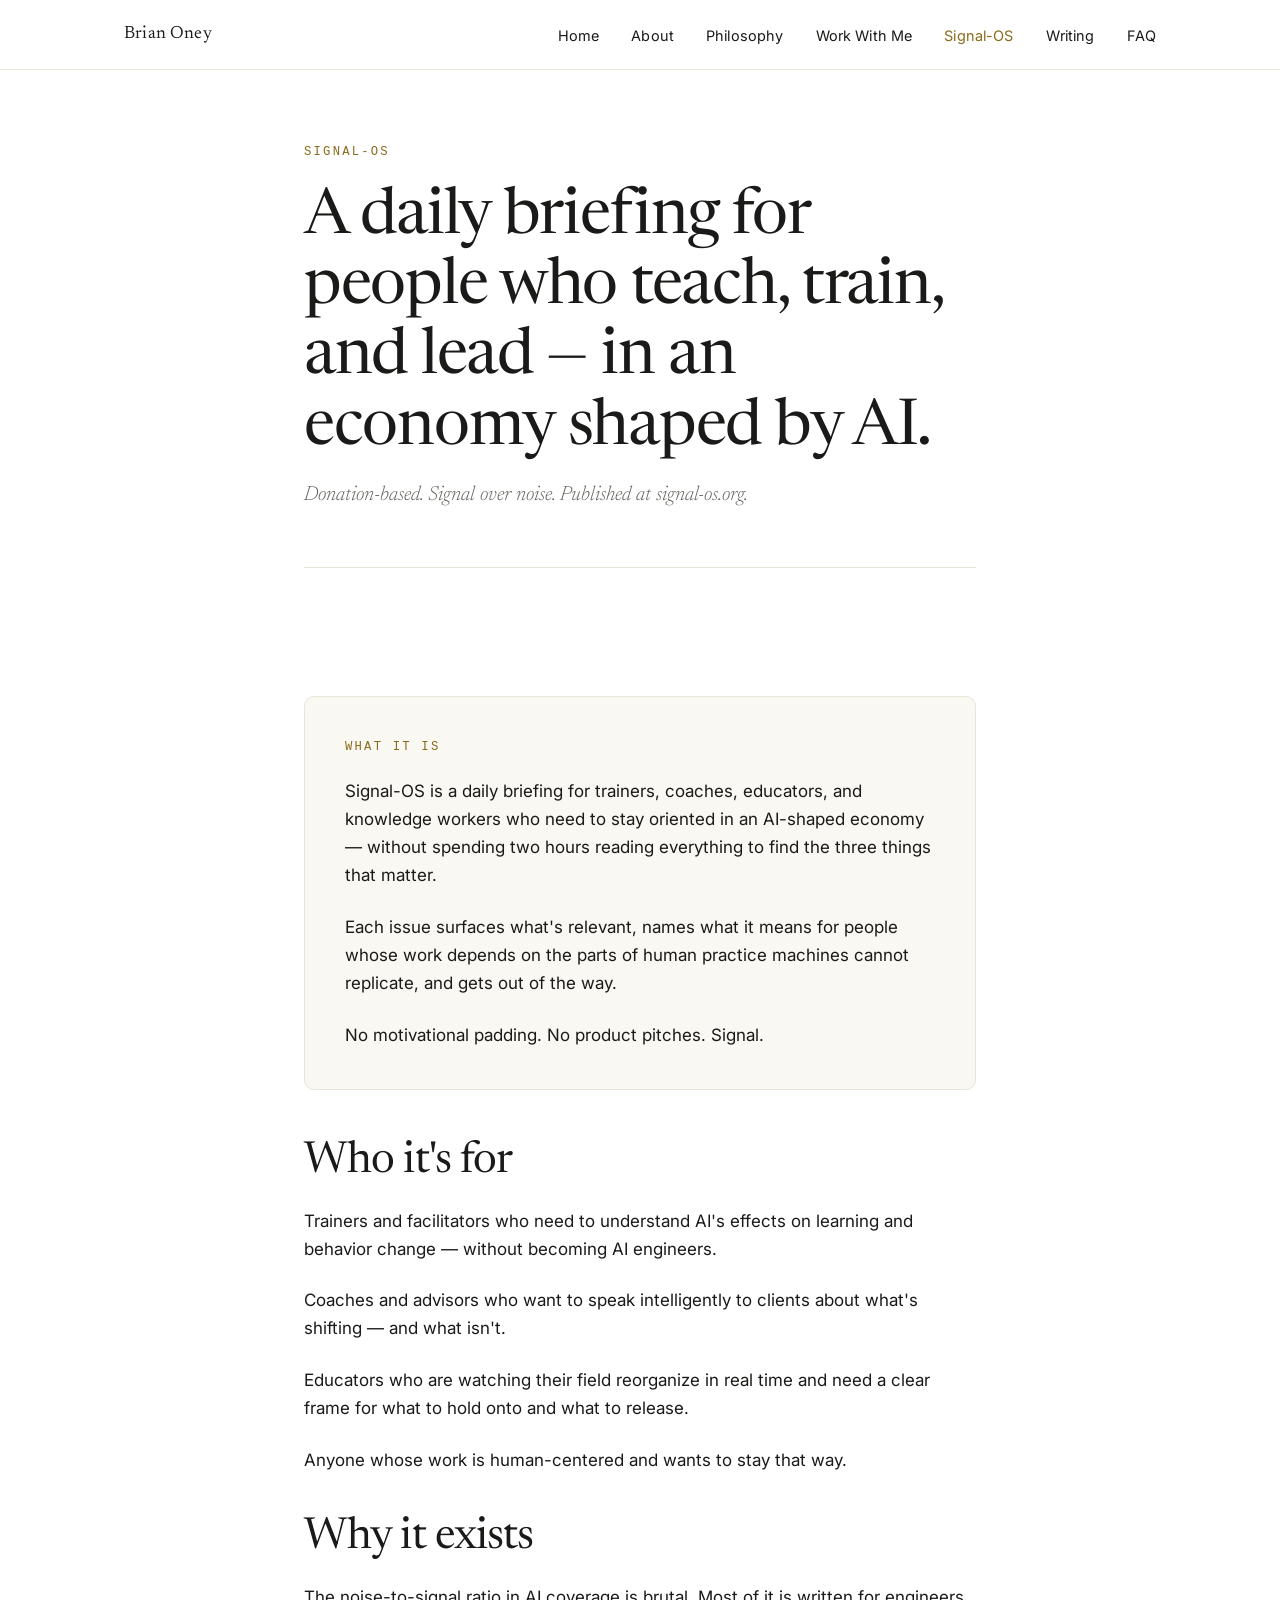
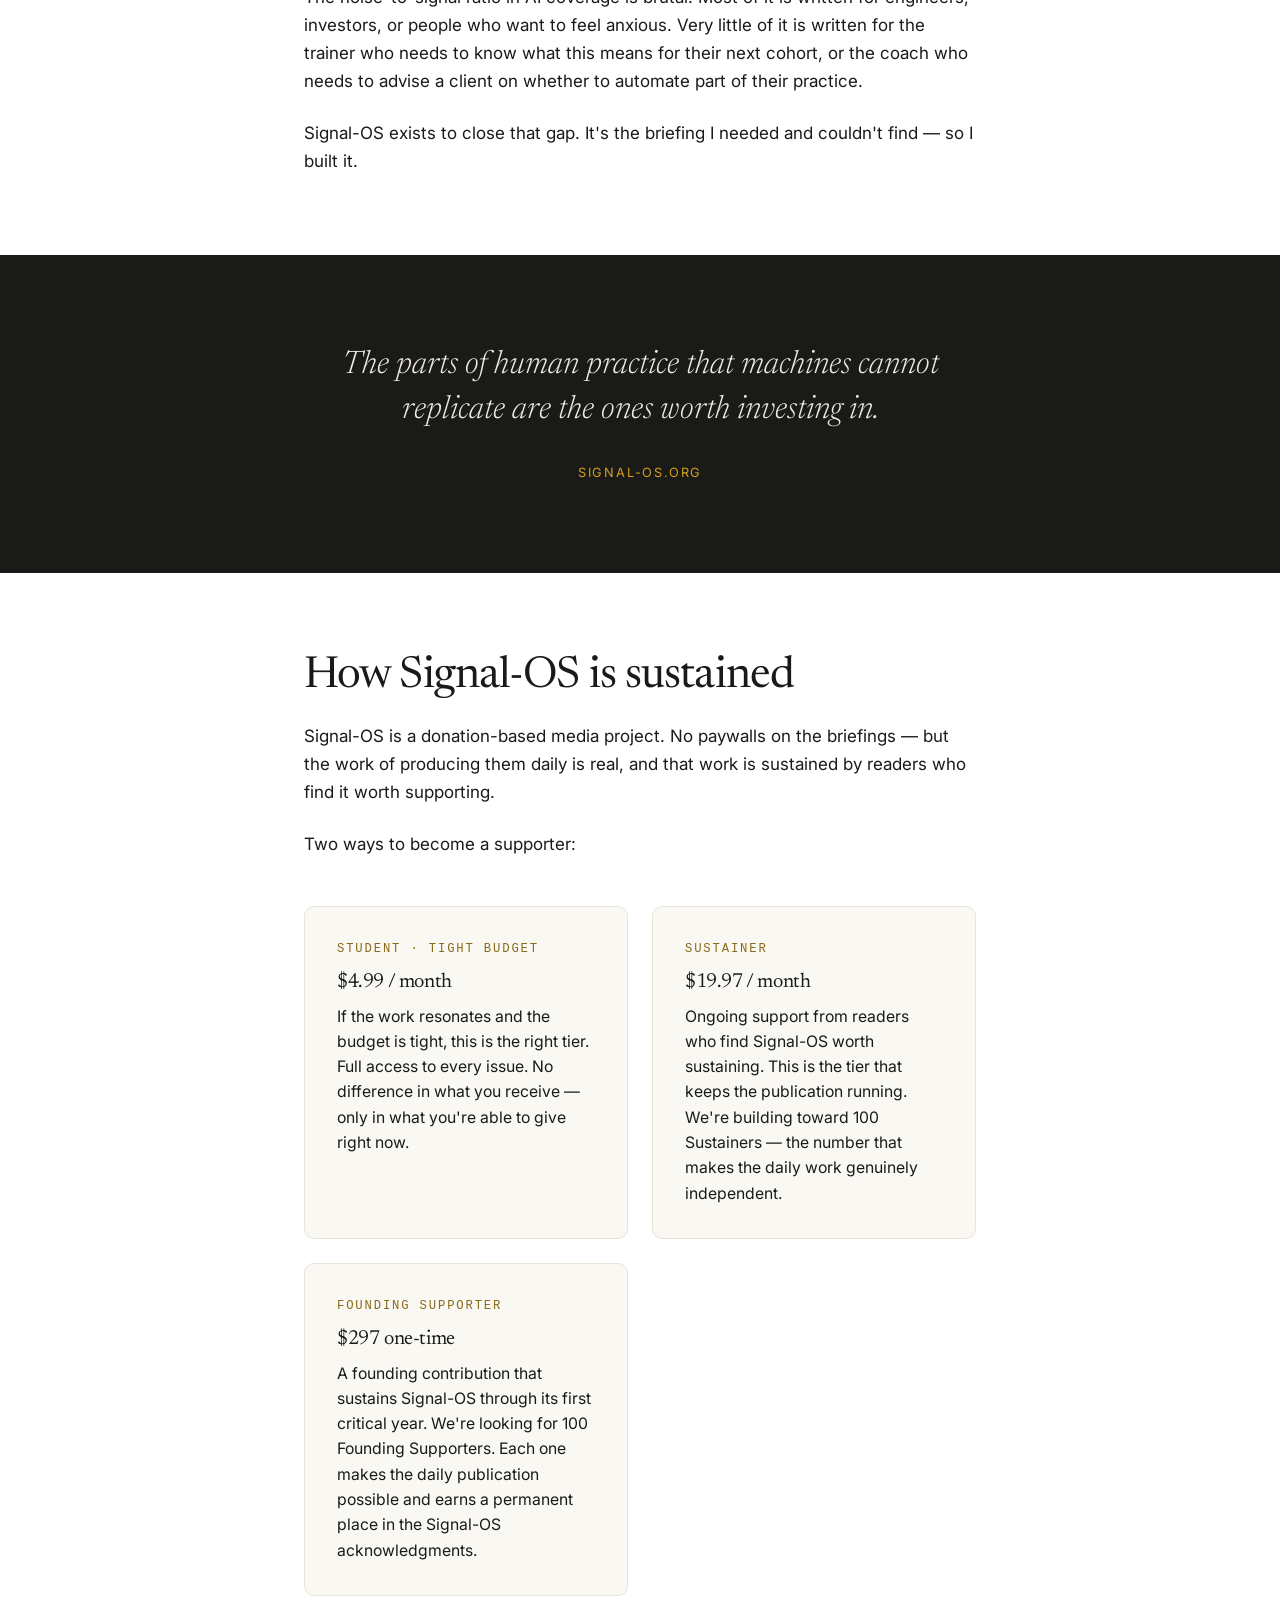
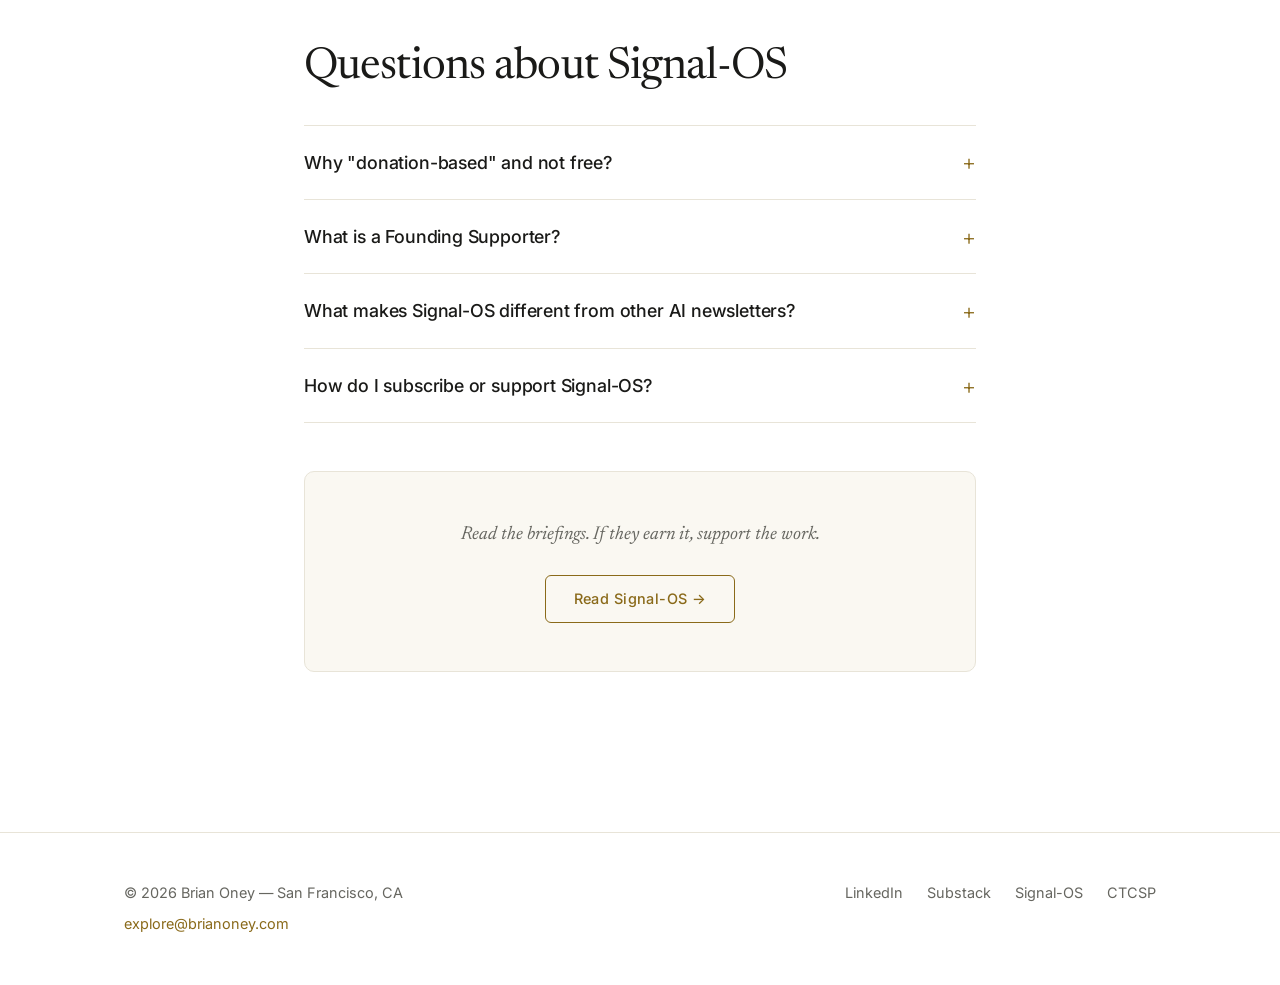
<file: signal-os.html>
<!DOCTYPE html>
<html lang="en">
<head>
  <meta charset="UTF-8">
  <meta name="viewport" content="width=device-width, initial-scale=1.0">
  <title>Signal-OS — Brian Oney</title>
  <meta name="description" content="Signal-OS is a daily briefing for trainers, coaches, and educators navigating the AI economy. Donation-based. Signal over noise.">
  <link rel="canonical" href="https://brianoney.com/signal-os.html">
  <link rel="stylesheet" href="assets/style.css">
</head>
<body>

  <!-- NAV -->
  <nav>
    <div class="nav-inner">
      <a href="index.html" class="nav-logo">Brian Oney</a>
      <button class="nav-toggle" aria-label="Toggle navigation" onclick="this.closest('nav').querySelector('.nav-links').classList.toggle('open')">
        <svg width="22" height="16" viewBox="0 0 22 16" fill="none">
          <rect y="0" width="22" height="2" rx="1" fill="currentColor"/>
          <rect y="7" width="22" height="2" rx="1" fill="currentColor"/>
          <rect y="14" width="22" height="2" rx="1" fill="currentColor"/>
        </svg>
      </button>
      <ul class="nav-links">
        <li><a href="index.html">Home</a></li>
        <li><a href="about.html">About</a></li>
        <li><a href="philosophy.html">Philosophy</a></li>
        <li><a href="work-with-me.html">Work With Me</a></li>
        <li><a href="signal-os.html" class="active">Signal-OS</a></li>
        <li><a href="writing.html">Writing</a></li>
        <li><a href="faq.html">FAQ</a></li>
      </ul>
    </div>
  </nav>

  <!-- PAGE HEADER -->
  <div class="container">
    <div class="page-header">
      <span class="eyebrow">Signal-OS</span>
      <h1>A daily briefing for people who teach, train, and lead — in an economy shaped by AI.</h1>
      <p class="intro">Donation-based. Signal over noise. Published at signal-os.org.</p>
    </div>
  </div>

  <!-- BODY -->
  <section>
    <div class="container">

      <div class="signal-feature">
        <span class="eyebrow">What it is</span>
        <p>Signal-OS is a daily briefing for trainers, coaches, educators, and knowledge workers who need to stay oriented in an AI-shaped economy — without spending two hours reading everything to find the three things that matter.</p>
        <p>Each issue surfaces what's relevant, names what it means for people whose work depends on the parts of human practice machines cannot replicate, and gets out of the way.</p>
        <p>No motivational padding. No product pitches. Signal.</p>
      </div>

      <div class="prose-block" style="margin-top: 48px;">
        <h2>Who it's for</h2>
        <p>Trainers and facilitators who need to understand AI's effects on learning and behavior change — without becoming AI engineers.</p>
        <p>Coaches and advisors who want to speak intelligently to clients about what's shifting — and what isn't.</p>
        <p>Educators who are watching their field reorganize in real time and need a clear frame for what to hold onto and what to release.</p>
        <p>Anyone whose work is human-centered and wants to stay that way.</p>
      </div>

      <div class="prose-block">
        <h2>Why it exists</h2>
        <p>The noise-to-signal ratio in AI coverage is brutal. Most of it is written for engineers, investors, or people who want to feel anxious. Very little of it is written for the trainer who needs to know what this means for their next cohort, or the coach who needs to advise a client on whether to automate part of their practice.</p>
        <p>Signal-OS exists to close that gap. It's the briefing I needed and couldn't find — so I built it.</p>
      </div>

    </div>
  </section>

  <!-- REVERSE STRIP -->
  <div class="reverse-strip">
    <blockquote>
      The parts of human practice that machines cannot replicate are the ones worth investing in.
    </blockquote>
    <cite>signal-os.org</cite>
  </div>

  <!-- SUPPORT MODEL -->
  <section>
    <div class="container">

      <div class="prose-block">
        <h2>How Signal-OS is sustained</h2>
        <p>Signal-OS is a donation-based media project. No paywalls on the briefings — but the work of producing them daily is real, and that work is sustained by readers who find it worth supporting.</p>
        <p>Two ways to become a supporter:</p>
      </div>

      <div class="card-grid">
        <div class="card">
          <span class="tag">Student · Tight Budget</span>
          <h3>$4.99 / month</h3>
          <p>If the work resonates and the budget is tight, this is the right tier. Full access to every issue. No difference in what you receive — only in what you're able to give right now.</p>
        </div>
        <div class="card">
          <span class="tag">Sustainer</span>
          <h3>$19.97 / month</h3>
          <p>Ongoing support from readers who find Signal-OS worth sustaining. This is the tier that keeps the publication running. We're building toward 100 Sustainers — the number that makes the daily work genuinely independent.</p>
        </div>
        <div class="card">
          <span class="tag">Founding Supporter</span>
          <h3>$297 one-time</h3>
          <p>A founding contribution that sustains Signal-OS through its first critical year. We're looking for 100 Founding Supporters. Each one makes the daily publication possible and earns a permanent place in the Signal-OS acknowledgments.</p>
        </div>
      </div>

      <div class="faq-section" style="margin-top: 48px;">
        <h2>Questions about Signal-OS</h2>

        <details class="faq-item">
          <summary>Why "donation-based" and not free?</summary>
          <div class="faq-answer">
            <p>Because producing something daily — that is actually worth reading — takes real work. "Free" implies the work costs nothing. It doesn't. Donation-based means: read it, and if it earns your support, support it. No paywalls on the briefings. No pressure. Just the option to sustain what you find valuable.</p>
          </div>
        </details>

        <details class="faq-item">
          <summary>What is a Founding Supporter?</summary>
          <div class="faq-answer">
            <p>A one-time $297 contribution that sustains Signal-OS through its first critical year. Signal-OS is looking for 100 Founding Supporters — the number that makes independent, daily publication viable. Each Founding Supporter earns a permanent place in the Signal-OS acknowledgments.</p>
          </div>
        </details>

        <details class="faq-item">
          <summary>What makes Signal-OS different from other AI newsletters?</summary>
          <div class="faq-answer">
            <p>It is written for people whose work is human-centered — not for engineers, investors, or people who want to feel anxious. Most AI coverage assumes the reader wants to build with AI or profit from it. Signal-OS assumes the reader wants to understand what AI means for the irreplaceable parts of their practice. That's a different brief, and it produces different content.</p>
          </div>
        </details>

        <details class="faq-item">
          <summary>How do I subscribe or support Signal-OS?</summary>
          <div class="faq-answer">
            <p>Go to <a href="https://signal-os.org" target="_blank" rel="noopener">signal-os.org</a>. Read the briefings. If they earn it, support the work at whatever tier fits your situation.</p>
          </div>
        </details>

      </div>

      <div class="cta-block" style="margin-top: 48px;">
        <p>Read the briefings. If they earn it, support the work.</p>
        <a href="https://signal-os.org" target="_blank" rel="noopener" class="btn">Read Signal-OS →</a>
      </div>

    </div>
  </section>

  <!-- FOOTER -->
  <footer>
    <div class="footer-inner">
      <div class="footer-left">
        <p>© 2026 Brian Oney — San Francisco, CA</p>
        <a href="mailto:explore@brianoney.com">explore@brianoney.com</a>
      </div>
      <div class="footer-links">
        <a href="https://linkedin.com/in/brian7oney" target="_blank" rel="noopener">LinkedIn</a>
        <a href="https://meliorism.substack.com" target="_blank" rel="noopener">Substack</a>
        <a href="https://signal-os.org" target="_blank" rel="noopener">Signal-OS</a>
        <a href="https://ctcsp.com" target="_blank" rel="noopener">CTCSP</a>
      </div>
    </div>
  </footer>

</body>
</html>
</file>
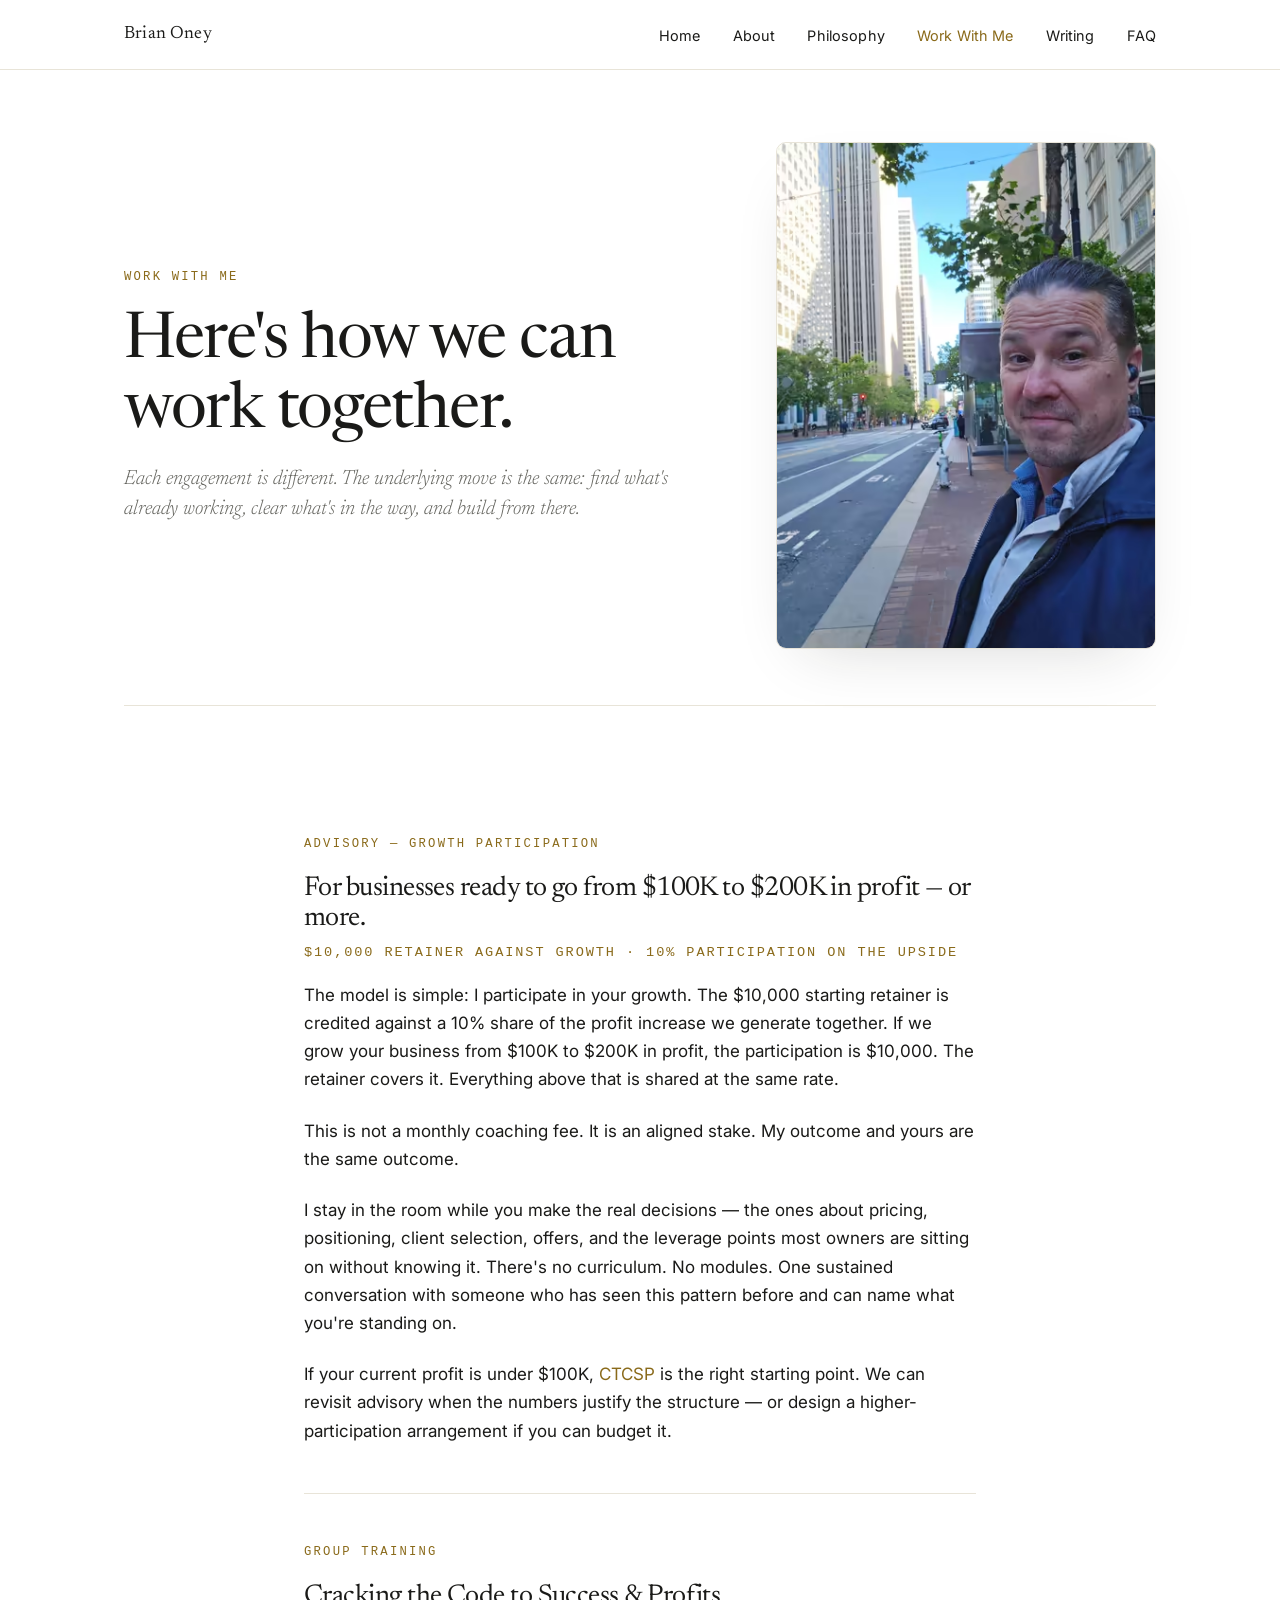
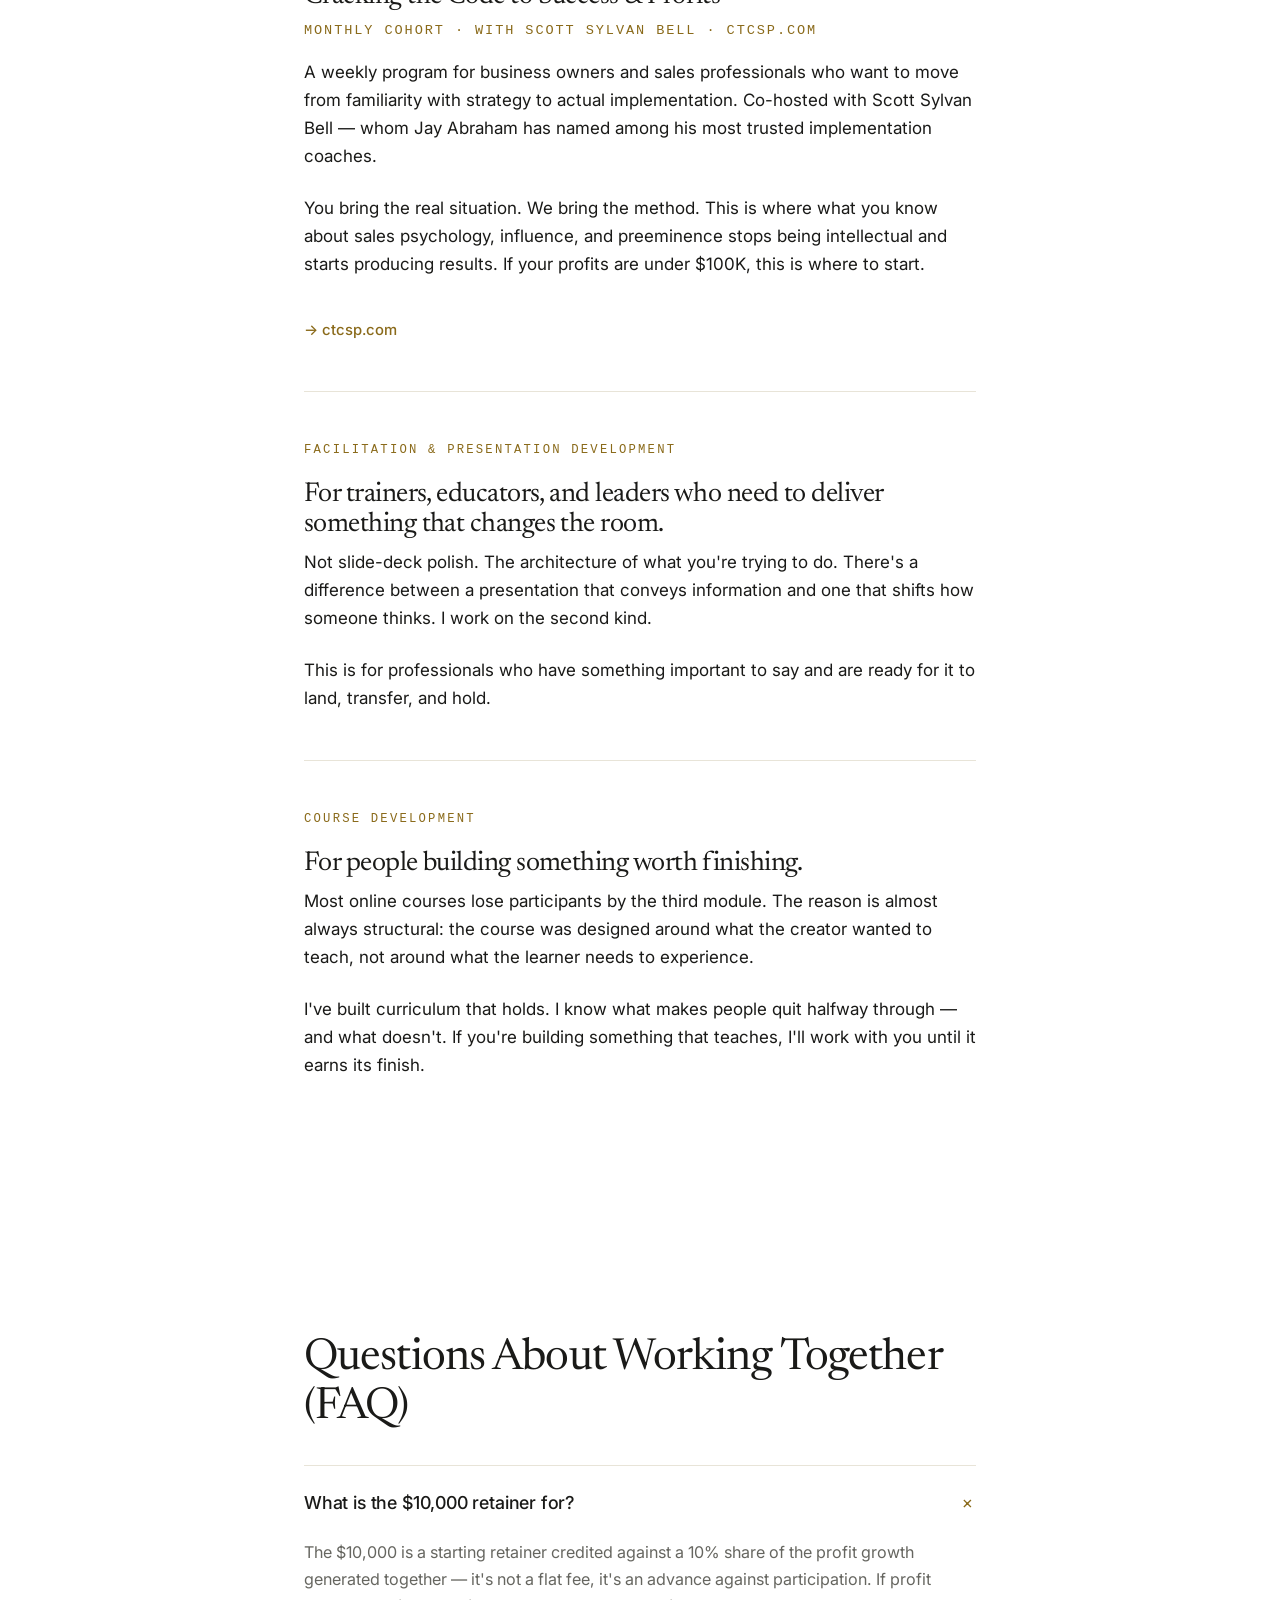
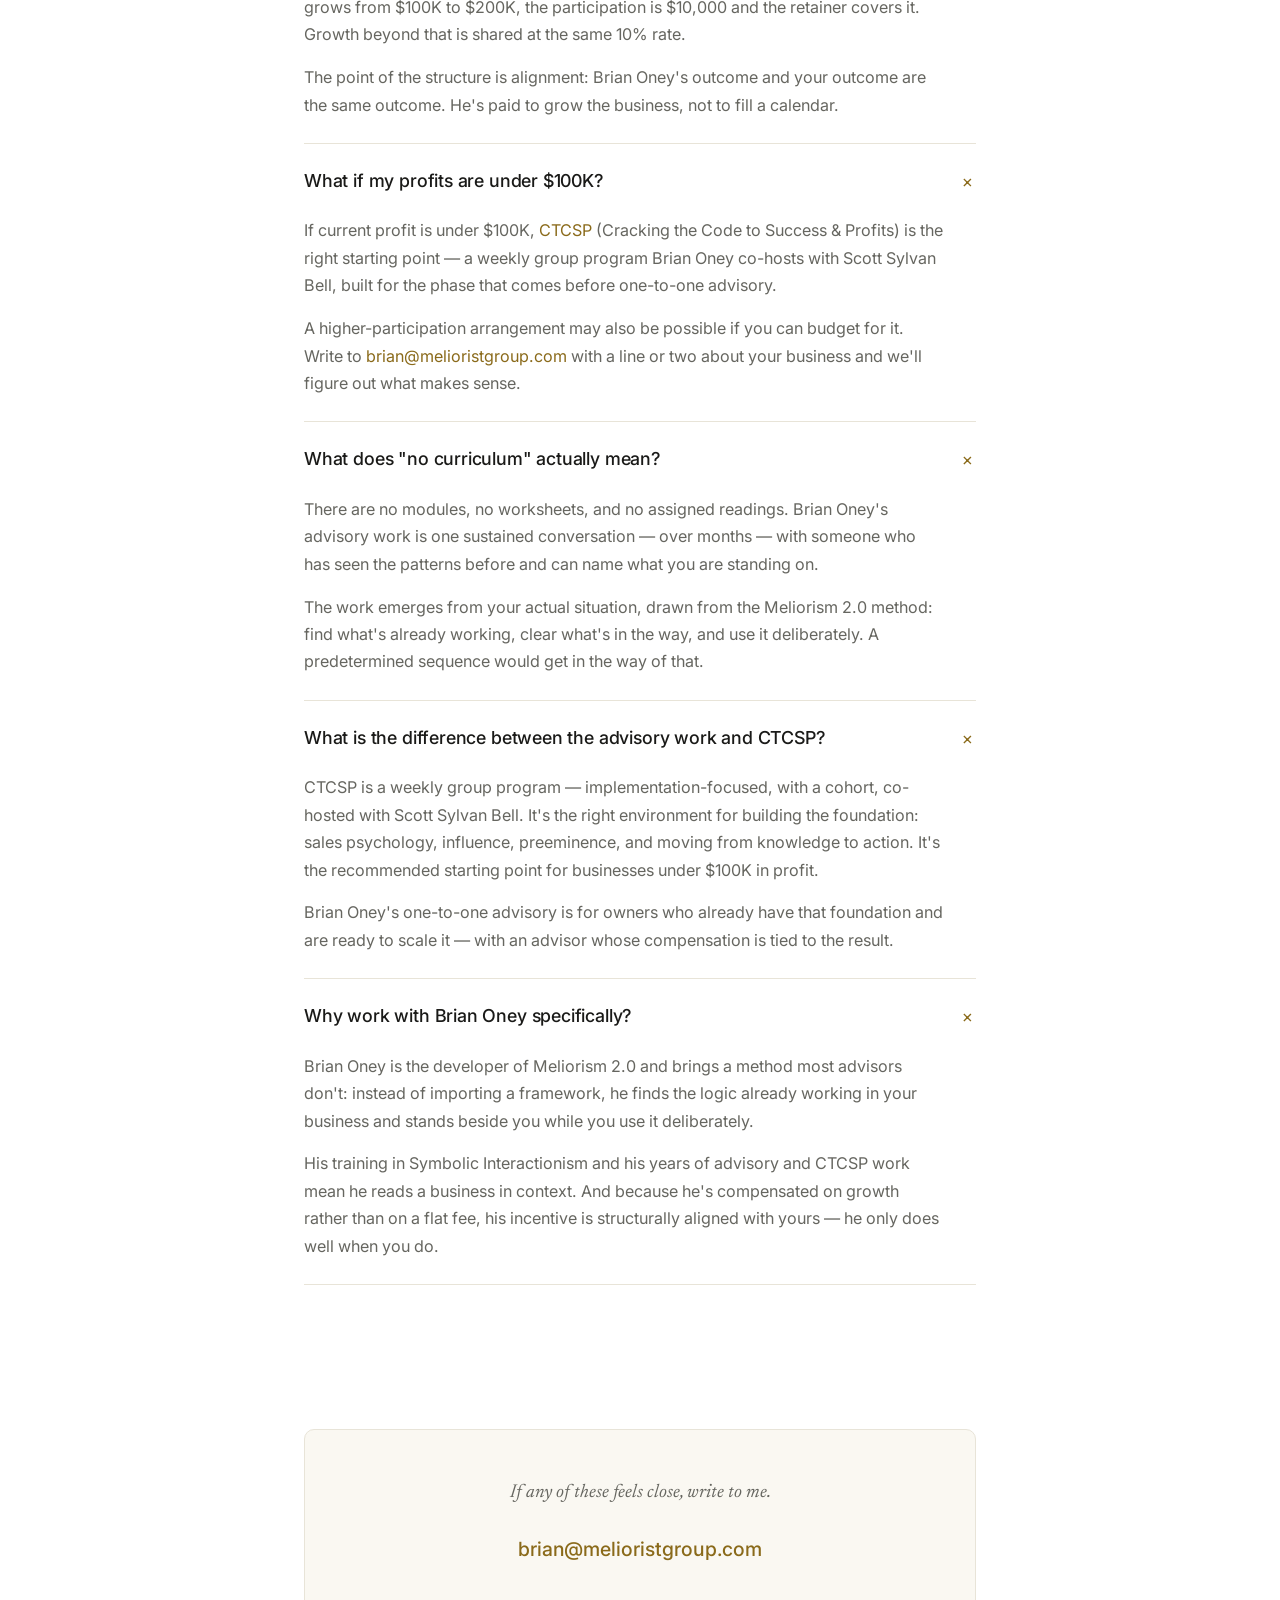
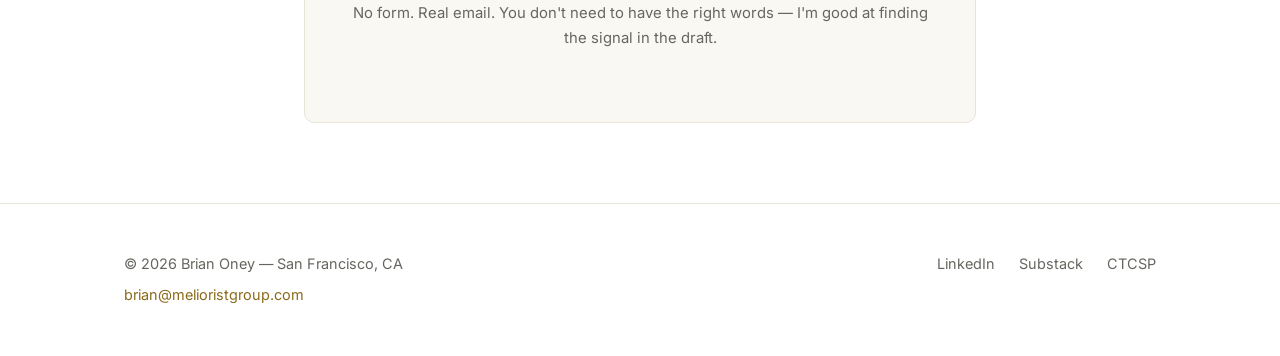
<file: work-with-me.html>
<!DOCTYPE html>
<html lang="en">
<head>
  <meta charset="UTF-8">
  <meta name="viewport" content="width=device-width, initial-scale=1.0">
  <title>Work With Me — Brian Oney</title>
  <meta name="description" content="Advisory, training, facilitation, and course development. Find the framework already working in your business — and use it deliberately.">
  <link rel="canonical" href="https://brianoney.com/work-with-me.html">
  <meta property="og:type" content="website">
  <meta property="og:title" content="Work With Me — Brian Oney">
  <meta property="og:description" content="Growth-participation advisory, group training, facilitation, and course development with Brian Oney. Find the framework already working in your business and use it deliberately.">
  <meta property="og:url" content="https://brianoney.com/work-with-me.html">
  <meta property="og:site_name" content="Brian Oney">
  <meta property="og:image" content="https://brianoney.com/assets/brian-headshot.png">
  <meta property="og:image:alt" content="Brian Oney — business advisor, San Francisco">
  <meta name="twitter:card" content="summary_large_image">
  <meta name="twitter:image" content="https://brianoney.com/assets/brian-headshot.png">
  <link rel="stylesheet" href="assets/style.css">

  <!-- FAQ Schema (FAQPage) — structured Q&A for AI answer engines and search (AEO/GEO) -->
  <script type="application/ld+json">
  {
    "@context": "https://schema.org",
    "@type": "FAQPage",
    "mainEntity": [
      {
        "@type": "Question",
        "name": "What is the $10,000 retainer for?",
        "acceptedAnswer": {
          "@type": "Answer",
          "text": "The $10,000 is a starting retainer credited against a 10% share of the profit growth generated together — it's not a flat fee, it's an advance against participation. If profit grows from $100K to $200K, the participation is $10,000 and the retainer covers it. Growth beyond that is shared at the same 10% rate. The point of the structure is alignment: Brian Oney's outcome and your outcome are the same outcome. He's paid to grow the business, not to fill a calendar."
        }
      },
      {
        "@type": "Question",
        "name": "What if my profits are under $100K?",
        "acceptedAnswer": {
          "@type": "Answer",
          "text": "If current profit is under $100K, CTCSP (Cracking the Code to Success & Profits) is the right starting point — a weekly group program Brian Oney co-hosts with Scott Sylvan Bell, built for the phase that comes before one-to-one advisory. A higher-participation arrangement may also be possible if you can budget for it. Write to brian@melioristgroup.com with a line or two about your business and we'll figure out what makes sense."
        }
      },
      {
        "@type": "Question",
        "name": "What does \"no curriculum\" actually mean?",
        "acceptedAnswer": {
          "@type": "Answer",
          "text": "There are no modules, no worksheets, and no assigned readings. Brian Oney's advisory work is one sustained conversation — over months — with someone who has seen the patterns before and can name what you are standing on. The work emerges from your actual situation, drawn from the Meliorism 2.0 method: find what's already working, clear what's in the way, and use it deliberately. A predetermined sequence would get in the way of that."
        }
      },
      {
        "@type": "Question",
        "name": "What is the difference between the advisory work and CTCSP?",
        "acceptedAnswer": {
          "@type": "Answer",
          "text": "CTCSP is a weekly group program — implementation-focused, with a cohort, co-hosted with Scott Sylvan Bell. It's the right environment for building the foundation: sales psychology, influence, preeminence, and moving from knowledge to action. It's the recommended starting point for businesses under $100K in profit. Brian Oney's one-to-one advisory is for owners who already have that foundation and are ready to scale it — with an advisor whose compensation is tied to the result."
        }
      },
      {
        "@type": "Question",
        "name": "Why work with Brian Oney specifically?",
        "acceptedAnswer": {
          "@type": "Answer",
          "text": "Brian Oney is the developer of Meliorism 2.0 and brings a method most advisors don't: instead of importing a framework, he finds the logic already working in your business and stands beside you while you use it deliberately. His training in Symbolic Interactionism and his years of advisory and CTCSP work mean he reads a business in context. And because he's compensated on growth rather than on a flat fee, his incentive is structurally aligned with yours — he only does well when you do."
        }
      }
    ]
  }
  </script>
</head>
<body>

  <!-- NAV -->
  <nav>
    <div class="nav-inner">
      <a href="index.html" class="nav-logo">Brian Oney</a>
      <button class="nav-toggle" aria-label="Toggle navigation" onclick="this.closest('nav').querySelector('.nav-links').classList.toggle('open')">
        <svg width="22" height="16" viewBox="0 0 22 16" fill="none">
          <rect y="0" width="22" height="2" rx="1" fill="currentColor"/>
          <rect y="7" width="22" height="2" rx="1" fill="currentColor"/>
          <rect y="14" width="22" height="2" rx="1" fill="currentColor"/>
        </svg>
      </button>
      <ul class="nav-links">
        <li><a href="index.html">Home</a></li>
        <li><a href="about.html">About</a></li>
        <li><a href="philosophy.html">Philosophy</a></li>
        <li><a href="work-with-me.html" class="active">Work With Me</a></li>
        <li><a href="writing.html">Writing</a></li>
        <li><a href="faq.html">FAQ</a></li>
      </ul>
    </div>
  </nav>

  <!-- PAGE HEADER -->
  <div class="container--wide">
    <div class="page-header page-header--with-image">
      <div class="page-header-copy">
        <span class="eyebrow">Work With Me</span>
        <h1>Here's how we can work together.</h1>
        <p class="intro">Each engagement is different. The underlying move is the same: find what's already working, clear what's in the way, and build from there.</p>
      </div>
      <figure class="page-header-image">
        <picture>
          <source type="image/avif"
                  srcset="assets/brian-city-blue-jacket-400.avif 400w, assets/brian-city-blue-jacket-800.avif 800w, assets/brian-city-blue-jacket-1200.avif 1200w"
                  sizes="(max-width: 900px) 100vw, 380px">
          <source type="image/webp"
                  srcset="assets/brian-city-blue-jacket-400.webp 400w, assets/brian-city-blue-jacket-800.webp 800w, assets/brian-city-blue-jacket-1200.webp 1200w"
                  sizes="(max-width: 900px) 100vw, 380px">
          <img src="assets/brian-city-blue-jacket-800.jpg"
               srcset="assets/brian-city-blue-jacket-400.jpg 400w, assets/brian-city-blue-jacket-800.jpg 800w, assets/brian-city-blue-jacket-1200.jpg 1200w"
               sizes="(max-width: 900px) 100vw, 380px"
               width="3024" height="4032"
               alt="Brian Oney on a San Francisco street in natural daylight."
               loading="eager" fetchpriority="high" decoding="async">
        </picture>
      </figure>
    </div>
  </div>

  <!-- OFFERINGS -->
  <section>
    <div class="container">

      <div class="offering">
        <span class="eyebrow">Advisory — Growth Participation</span>
        <h3>For businesses ready to go from $100K to $200K in profit — or more.</h3>
        <span class="price">$10,000 retainer against growth · 10% participation on the upside</span>
        <p>The model is simple: I participate in your growth. The $10,000 starting retainer is credited against a 10% share of the profit increase we generate together. If we grow your business from $100K to $200K in profit, the participation is $10,000. The retainer covers it. Everything above that is shared at the same rate.</p>
        <p>This is not a monthly coaching fee. It is an aligned stake. My outcome and yours are the same outcome.</p>
        <p>I stay in the room while you make the real decisions — the ones about pricing, positioning, client selection, offers, and the leverage points most owners are sitting on without knowing it. There's no curriculum. No modules. One sustained conversation with someone who has seen this pattern before and can name what you're standing on.</p>
        <p>If your current profit is under $100K, <a href="https://ctcsp.com" target="_blank" rel="noopener">CTCSP</a> is the right starting point. We can revisit advisory when the numbers justify the structure — or design a higher-participation arrangement if you can budget it.</p>
      </div>

      <div class="offering">
        <span class="eyebrow">Group Training</span>
        <h3>Cracking the Code to Success &amp; Profits</h3>
        <span class="price">Monthly cohort · With Scott Sylvan Bell · ctcsp.com</span>
        <p>A weekly program for business owners and sales professionals who want to move from familiarity with strategy to actual implementation. Co-hosted with Scott Sylvan Bell — whom Jay Abraham has named among his most trusted implementation coaches.</p>
        <p>You bring the real situation. We bring the method. This is where what you know about sales psychology, influence, and preeminence stops being intellectual and starts producing results. If your profits are under $100K, this is where to start.</p>
        <a href="https://ctcsp.com" target="_blank" rel="noopener" class="link-out">→ ctcsp.com</a>
      </div>

      <div class="offering">
        <span class="eyebrow">Facilitation &amp; Presentation Development</span>
        <h3>For trainers, educators, and leaders who need to deliver something that changes the room.</h3>
        <p>Not slide-deck polish. The architecture of what you're trying to do. There's a difference between a presentation that conveys information and one that shifts how someone thinks. I work on the second kind.</p>
        <p>This is for professionals who have something important to say and are ready for it to land, transfer, and hold.</p>
      </div>

      <div class="offering">
        <span class="eyebrow">Course Development</span>
        <h3>For people building something worth finishing.</h3>
        <p>Most online courses lose participants by the third module. The reason is almost always structural: the course was designed around what the creator wanted to teach, not around what the learner needs to experience.</p>
        <p>I've built curriculum that holds. I know what makes people quit halfway through — and what doesn't. If you're building something that teaches, I'll work with you until it earns its finish.</p>
      </div>

    </div>
  </section>

  <!-- FAQ -->
  <section>
    <div class="container">
      <div class="faq-section">
        <h2>Questions About Working Together (FAQ)</h2>

        <details class="faq-item" open>
          <summary>What is the $10,000 retainer for?</summary>
          <div class="faq-answer">
            <p>The $10,000 is a starting retainer credited against a 10% share of the profit growth generated together — it's not a flat fee, it's an advance against participation. If profit grows from $100K to $200K, the participation is $10,000 and the retainer covers it. Growth beyond that is shared at the same 10% rate.</p>
            <p>The point of the structure is alignment: Brian Oney's outcome and your outcome are the same outcome. He's paid to grow the business, not to fill a calendar.</p>
          </div>
        </details>

        <details class="faq-item" open>
          <summary>What if my profits are under $100K?</summary>
          <div class="faq-answer">
            <p>If current profit is under $100K, <a href="https://ctcsp.com" target="_blank" rel="noopener">CTCSP</a> (Cracking the Code to Success & Profits) is the right starting point — a weekly group program Brian Oney co-hosts with Scott Sylvan Bell, built for the phase that comes before one-to-one advisory.</p>
            <p>A higher-participation arrangement may also be possible if you can budget for it. Write to <a href="mailto:brian@melioristgroup.com">brian@melioristgroup.com</a> with a line or two about your business and we'll figure out what makes sense.</p>
          </div>
        </details>

        <details class="faq-item" open>
          <summary>What does "no curriculum" actually mean?</summary>
          <div class="faq-answer">
            <p>There are no modules, no worksheets, and no assigned readings. Brian Oney's advisory work is one sustained conversation — over months — with someone who has seen the patterns before and can name what you are standing on.</p>
            <p>The work emerges from your actual situation, drawn from the Meliorism 2.0 method: find what's already working, clear what's in the way, and use it deliberately. A predetermined sequence would get in the way of that.</p>
          </div>
        </details>

        <details class="faq-item" open>
          <summary>What is the difference between the advisory work and CTCSP?</summary>
          <div class="faq-answer">
            <p>CTCSP is a weekly group program — implementation-focused, with a cohort, co-hosted with Scott Sylvan Bell. It's the right environment for building the foundation: sales psychology, influence, preeminence, and moving from knowledge to action. It's the recommended starting point for businesses under $100K in profit.</p>
            <p>Brian Oney's one-to-one advisory is for owners who already have that foundation and are ready to scale it — with an advisor whose compensation is tied to the result.</p>
          </div>
        </details>

        <details class="faq-item" open>
          <summary>Why work with Brian Oney specifically?</summary>
          <div class="faq-answer">
            <p>Brian Oney is the developer of Meliorism 2.0 and brings a method most advisors don't: instead of importing a framework, he finds the logic already working in your business and stands beside you while you use it deliberately.</p>
            <p>His training in Symbolic Interactionism and his years of advisory and CTCSP work mean he reads a business in context. And because he's compensated on growth rather than on a flat fee, his incentive is structurally aligned with yours — he only does well when you do.</p>
          </div>
        </details>

      </div>
    </div>
  </section>

  <!-- CTA -->
  <div class="container">
    <div class="cta-block">
      <p>If any of these feels close, write to me.</p>
      <a href="mailto:brian@melioristgroup.com" class="email">brian@melioristgroup.com</a>
      <br><br>
      <p style="font-size: 0.875rem; color: var(--muted); margin-top: 8px; font-style: normal; font-family: 'Inter', sans-serif;">No form. Real email. You don't need to have the right words — I'm good at finding the signal in the draft.</p>
    </div>
  </div>

  <!-- FOOTER -->
  <footer>
    <div class="footer-inner">
      <div class="footer-left">
        <p>© 2026 Brian Oney — San Francisco, CA</p>
        <a href="mailto:brian@melioristgroup.com">brian@melioristgroup.com</a>
      </div>
      <div class="footer-links">
        <a href="https://linkedin.com/in/brian7oney" target="_blank" rel="noopener">LinkedIn</a>
        <a href="https://meliorism.substack.com" target="_blank" rel="noopener">Substack</a>
        <a href="https://ctcsp.com" target="_blank" rel="noopener">CTCSP</a>
      </div>
    </div>
  </footer>

</body>
</html>
</file>
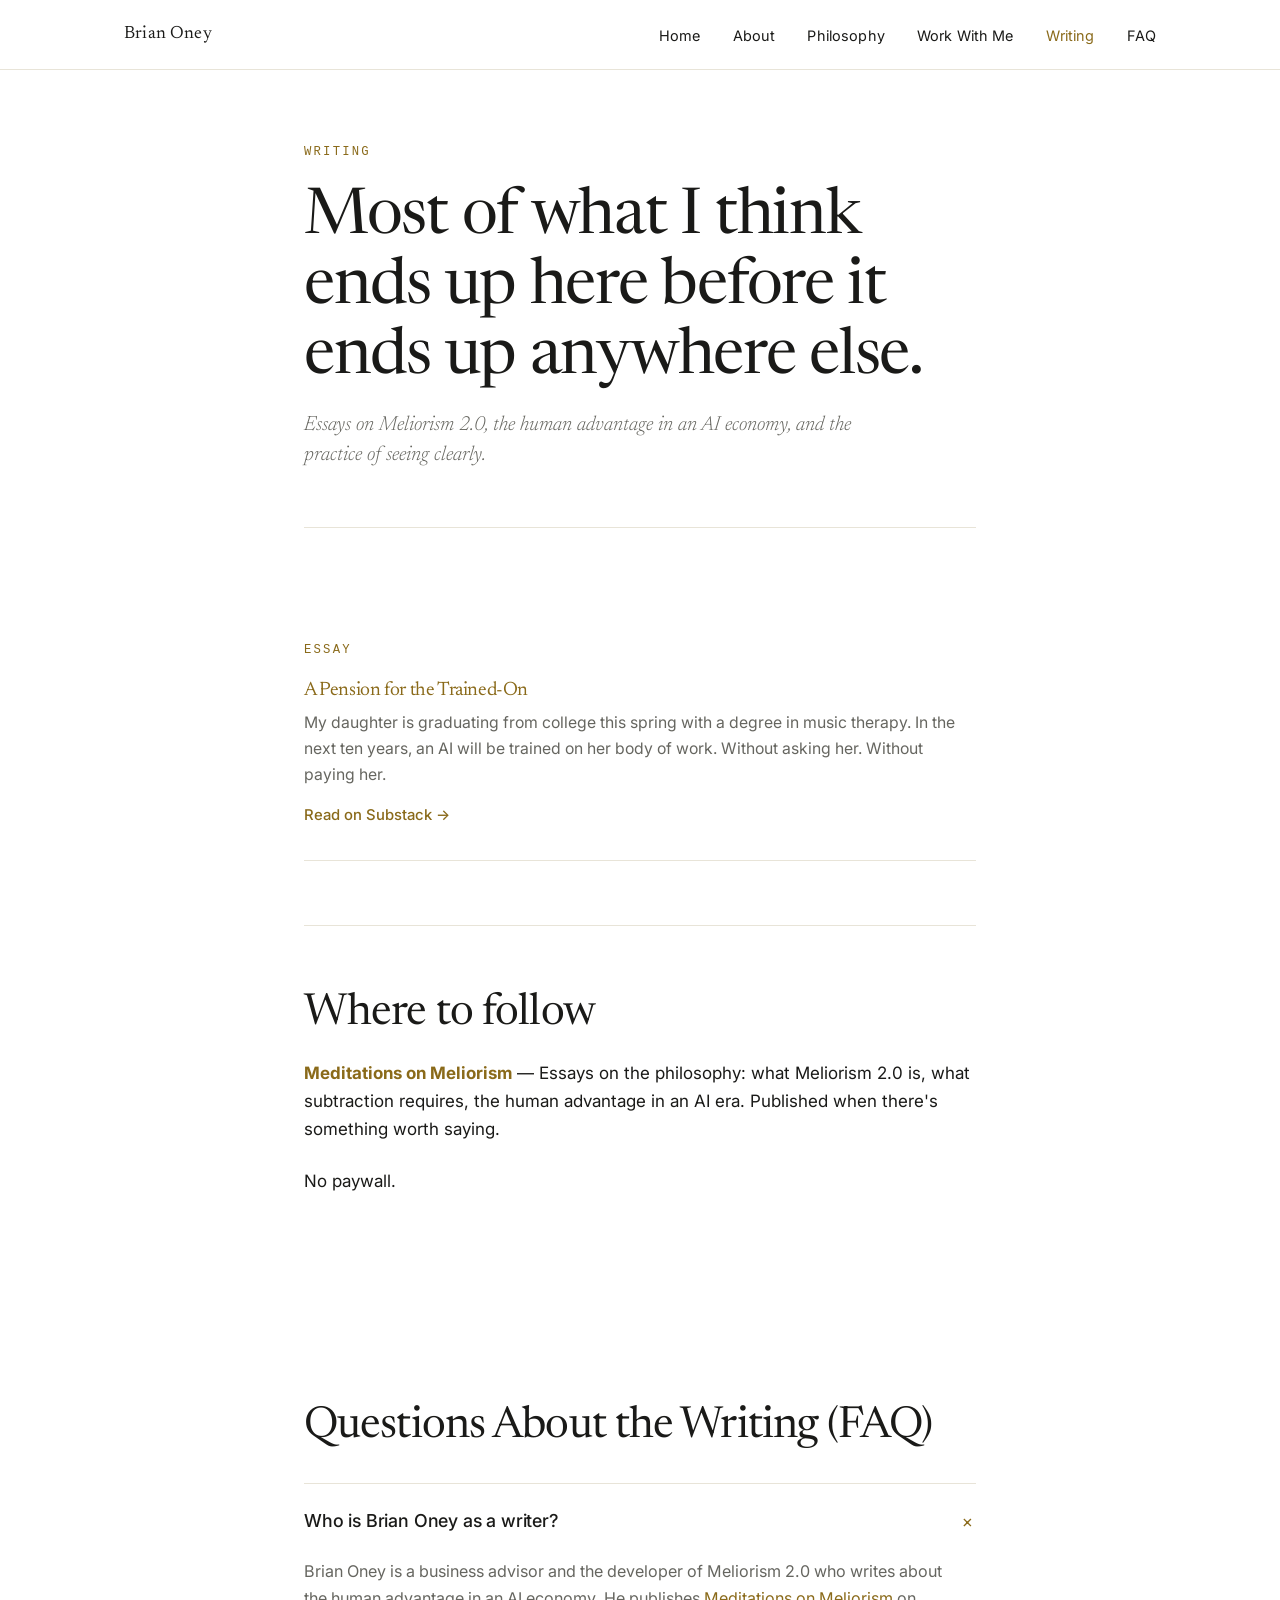
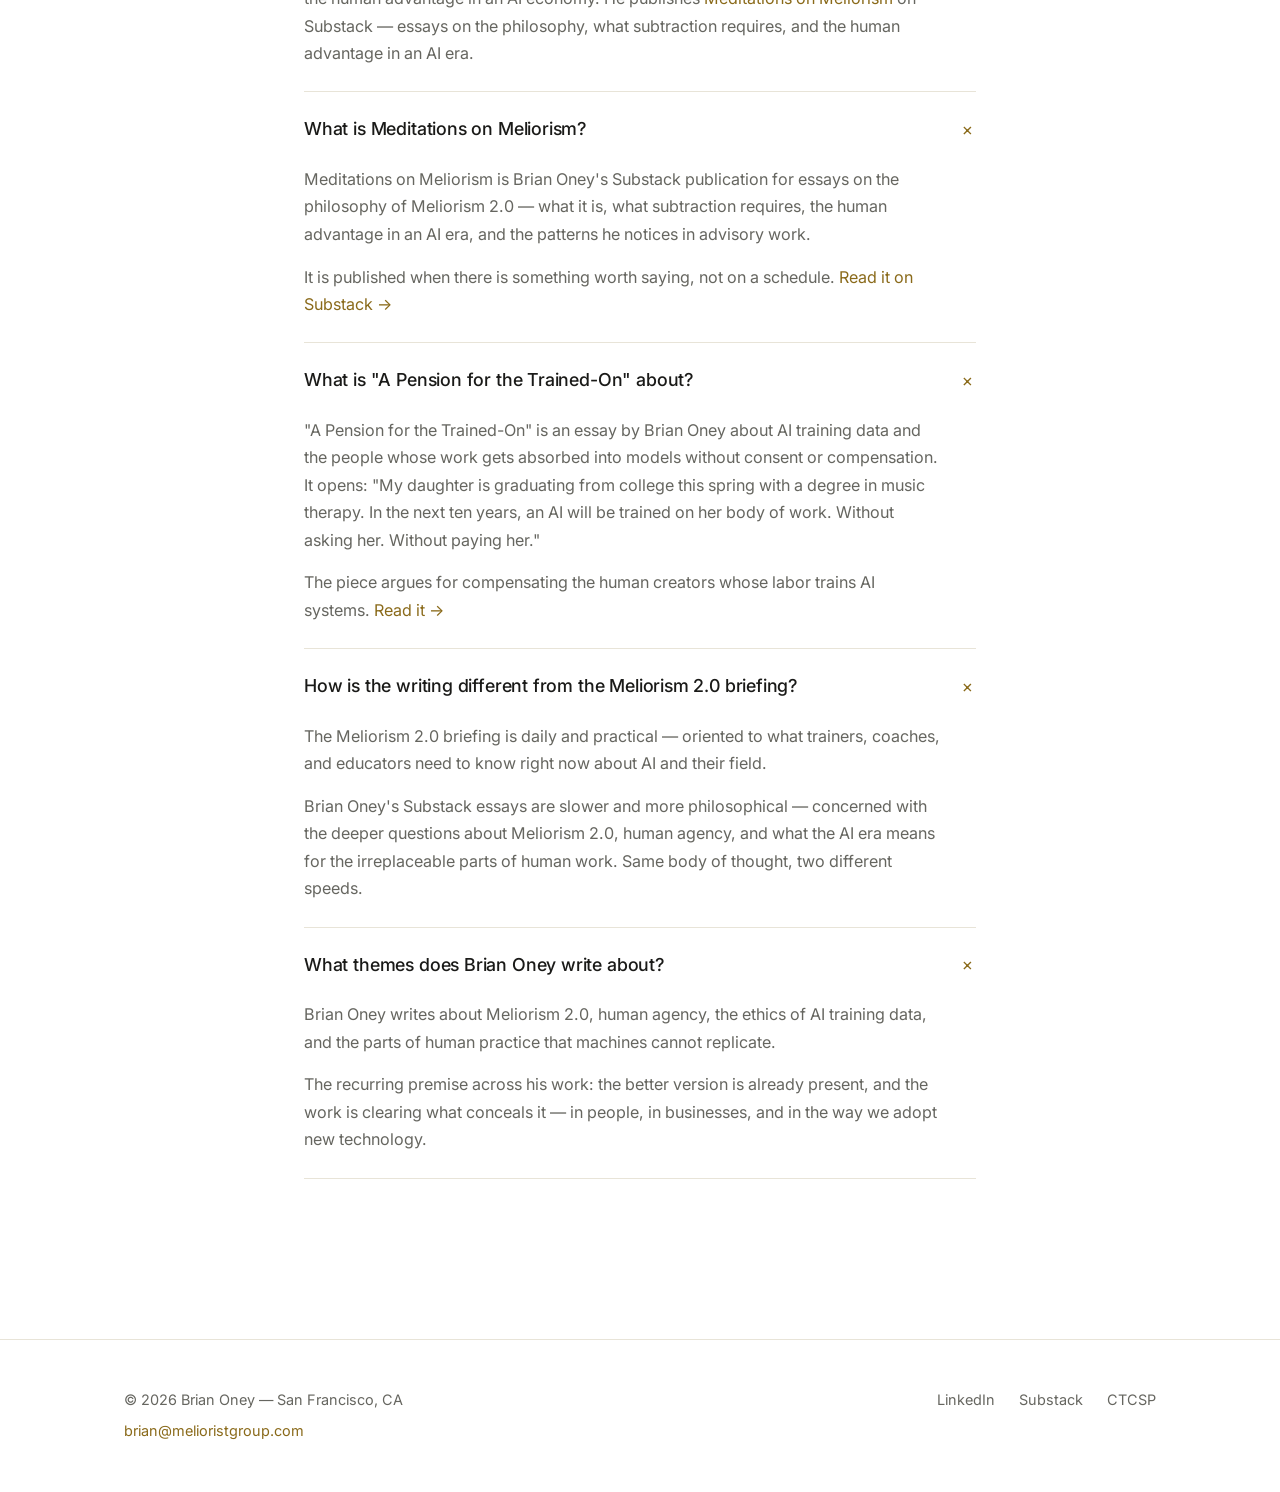
<file: writing.html>
<!DOCTYPE html>
<html lang="en">
<head>
  <meta charset="UTF-8">
  <meta name="viewport" content="width=device-width, initial-scale=1.0">
  <title>Writing — Brian Oney</title>
  <meta name="description" content="Essays, briefings, and notes on Meliorism 2.0, human agency, and building better systems. Substack and Meliorism 2.0.">
  <link rel="canonical" href="https://brianoney.com/writing.html">
  <meta property="og:type" content="website">
  <meta property="og:title" content="Writing — Brian Oney">
  <meta property="og:description" content="Essays and briefings by Brian Oney on Meliorism 2.0, human agency, and the human advantage in an AI economy. On Substack and Meliorism 2.0.">
  <meta property="og:url" content="https://brianoney.com/writing.html">
  <meta property="og:site_name" content="Brian Oney">
  <meta property="og:image" content="https://brianoney.com/assets/brian-headshot.png">
  <meta property="og:image:alt" content="Brian Oney — writer and developer of Meliorism 2.0">
  <meta name="twitter:card" content="summary_large_image">
  <meta name="twitter:image" content="https://brianoney.com/assets/brian-headshot.png">
  <link rel="stylesheet" href="assets/style.css">

  <!-- FAQ Schema (FAQPage) — structured Q&A for AI answer engines and search (AEO/GEO) -->
  <script type="application/ld+json">
  {
    "@context": "https://schema.org",
    "@type": "FAQPage",
    "mainEntity": [
      {
        "@type": "Question",
        "name": "Who is Brian Oney as a writer?",
        "acceptedAnswer": {
          "@type": "Answer",
          "text": "Brian Oney is a business advisor and the developer of Meliorism 2.0 who writes about the human advantage in an AI economy. He publishes Meditations on Meliorism on Substack — essays on the philosophy, what subtraction requires, and the human advantage in an AI era."
        }
      },
      {
        "@type": "Question",
        "name": "What is Meditations on Meliorism?",
        "acceptedAnswer": {
          "@type": "Answer",
          "text": "Meditations on Meliorism is Brian Oney's Substack publication for essays on the philosophy of Meliorism 2.0 — what it is, what subtraction requires, the human advantage in an AI era, and the patterns he notices in advisory work. It is published when there is something worth saying, not on a schedule. Read it on Substack →"
        }
      },
      {
        "@type": "Question",
        "name": "What is \"A Pension for the Trained-On\" about?",
        "acceptedAnswer": {
          "@type": "Answer",
          "text": "\"A Pension for the Trained-On\" is an essay by Brian Oney about AI training data and the people whose work gets absorbed into models without consent or compensation. It opens: \"My daughter is graduating from college this spring with a degree in music therapy. In the next ten years, an AI will be trained on her body of work. Without asking her. Without paying her.\" The piece argues for compensating the human creators whose labor trains AI systems. Read it →"
        }
      },
      {
        "@type": "Question",
        "name": "How is the writing different from the Meliorism 2.0 briefing?",
        "acceptedAnswer": {
          "@type": "Answer",
          "text": "The Meliorism 2.0 briefing is daily and practical — oriented to what trainers, coaches, and educators need to know right now about AI and their field. Brian Oney's Substack essays are slower and more philosophical — concerned with the deeper questions about Meliorism 2.0, human agency, and what the AI era means for the irreplaceable parts of human work. Same body of thought, two different speeds."
        }
      },
      {
        "@type": "Question",
        "name": "What themes does Brian Oney write about?",
        "acceptedAnswer": {
          "@type": "Answer",
          "text": "Brian Oney writes about Meliorism 2.0, human agency, the ethics of AI training data, and the parts of human practice that machines cannot replicate. The recurring premise across his work: the better version is already present, and the work is clearing what conceals it — in people, in businesses, and in the way we adopt new technology."
        }
      }
    ]
  }
  </script>
</head>
<body>

  <!-- NAV -->
  <nav>
    <div class="nav-inner">
      <a href="index.html" class="nav-logo">Brian Oney</a>
      <button class="nav-toggle" aria-label="Toggle navigation" onclick="this.closest('nav').querySelector('.nav-links').classList.toggle('open')">
        <svg width="22" height="16" viewBox="0 0 22 16" fill="none">
          <rect y="0" width="22" height="2" rx="1" fill="currentColor"/>
          <rect y="7" width="22" height="2" rx="1" fill="currentColor"/>
          <rect y="14" width="22" height="2" rx="1" fill="currentColor"/>
        </svg>
      </button>
      <ul class="nav-links">
        <li><a href="index.html">Home</a></li>
        <li><a href="about.html">About</a></li>
        <li><a href="philosophy.html">Philosophy</a></li>
        <li><a href="work-with-me.html">Work With Me</a></li>
        <li><a href="writing.html" class="active">Writing</a></li>
        <li><a href="faq.html">FAQ</a></li>
      </ul>
    </div>
  </nav>

  <!-- PAGE HEADER -->
  <div class="container">
    <div class="page-header">
      <span class="eyebrow">Writing</span>
      <h1>Most of what I think ends up here before it ends up anywhere else.</h1>
      <p class="intro">Essays on Meliorism 2.0, the human advantage in an AI economy, and the practice of seeing clearly.</p>
    </div>
  </div>

  <!-- WRITING -->
  <section>
    <div class="container">

      <!-- Featured pieces — update quarterly -->
      <div class="writing-item">
        <span class="eyebrow">Essay</span>
        <h3><a href="https://meliorism.substack.com" target="_blank" rel="noopener">A Pension for the Trained-On</a></h3>
        <p class="hook">My daughter is graduating from college this spring with a degree in music therapy. In the next ten years, an AI will be trained on her body of work. Without asking her. Without paying her.</p>
        <a href="https://meliorism.substack.com" target="_blank" rel="noopener" style="font-size: 0.875rem; font-weight: 500; color: var(--accent);">Read on Substack →</a>
      </div>

      <hr class="divider">

      <!-- Where to follow -->
      <div class="prose-block">
        <h2>Where to follow</h2>
        <p><strong><a href="https://meliorism.substack.com" target="_blank" rel="noopener">Meditations on Meliorism</a></strong> — Essays on the philosophy: what Meliorism 2.0 is, what subtraction requires, the human advantage in an AI era. Published when there's something worth saying.</p>
        <p>No paywall.</p>
      </div>

    </div>
  </section>

  <!-- FAQ -->
  <section>
    <div class="container">
      <div class="faq-section">
        <h2>Questions About the Writing (FAQ)</h2>

        <details class="faq-item" open>
          <summary>Who is Brian Oney as a writer?</summary>
          <div class="faq-answer">
            <p>Brian Oney is a business advisor and the developer of Meliorism 2.0 who writes about the human advantage in an AI economy. He publishes <a href="https://meliorism.substack.com" target="_blank" rel="noopener">Meditations on Meliorism</a> on Substack — essays on the philosophy, what subtraction requires, and the human advantage in an AI era.</p>
          </div>
        </details>

        <details class="faq-item" open>
          <summary>What is Meditations on Meliorism?</summary>
          <div class="faq-answer">
            <p>Meditations on Meliorism is Brian Oney's Substack publication for essays on the philosophy of Meliorism 2.0 — what it is, what subtraction requires, the human advantage in an AI era, and the patterns he notices in advisory work.</p>
            <p>It is published when there is something worth saying, not on a schedule. <a href="https://meliorism.substack.com" target="_blank" rel="noopener">Read it on Substack →</a></p>
          </div>
        </details>

        <details class="faq-item" open>
          <summary>What is "A Pension for the Trained-On" about?</summary>
          <div class="faq-answer">
            <p>"A Pension for the Trained-On" is an essay by Brian Oney about AI training data and the people whose work gets absorbed into models without consent or compensation. It opens: "My daughter is graduating from college this spring with a degree in music therapy. In the next ten years, an AI will be trained on her body of work. Without asking her. Without paying her."</p>
            <p>The piece argues for compensating the human creators whose labor trains AI systems. <a href="https://meliorism.substack.com" target="_blank" rel="noopener">Read it →</a></p>
          </div>
        </details>

        <details class="faq-item" open>
          <summary>How is the writing different from the Meliorism 2.0 briefing?</summary>
          <div class="faq-answer">
            <p>The Meliorism 2.0 briefing is daily and practical — oriented to what trainers, coaches, and educators need to know right now about AI and their field.</p>
            <p>Brian Oney's Substack essays are slower and more philosophical — concerned with the deeper questions about Meliorism 2.0, human agency, and what the AI era means for the irreplaceable parts of human work. Same body of thought, two different speeds.</p>
          </div>
        </details>

        <details class="faq-item" open>
          <summary>What themes does Brian Oney write about?</summary>
          <div class="faq-answer">
            <p>Brian Oney writes about Meliorism 2.0, human agency, the ethics of AI training data, and the parts of human practice that machines cannot replicate.</p>
            <p>The recurring premise across his work: the better version is already present, and the work is clearing what conceals it — in people, in businesses, and in the way we adopt new technology.</p>
          </div>
        </details>

      </div>
    </div>
  </section>

  <!-- FOOTER -->
  <footer>
    <div class="footer-inner">
      <div class="footer-left">
        <p>© 2026 Brian Oney — San Francisco, CA</p>
        <a href="mailto:brian@melioristgroup.com">brian@melioristgroup.com</a>
      </div>
      <div class="footer-links">
        <a href="https://linkedin.com/in/brian7oney" target="_blank" rel="noopener">LinkedIn</a>
        <a href="https://meliorism.substack.com" target="_blank" rel="noopener">Substack</a>
        <a href="https://ctcsp.com" target="_blank" rel="noopener">CTCSP</a>
      </div>
    </div>
  </footer>

</body>
</html>
</file>
<file: assets/style.css>
/* brianoney.com — Editorial Brand Site
   Palette: Editorial Cream
   Typography: Newsreader (serif) + Inter (sans)
   Stack: Static HTML + Cloudflare Pages
   ---------------------------------------- */

@import url('https://fonts.googleapis.com/css2?family=Newsreader:ital,opsz,wght@0,6..72,300;0,6..72,400;1,6..72,300;1,6..72,400&family=Inter:wght@300;400;500&display=swap');

*, *::before, *::after { box-sizing: border-box; margin: 0; padding: 0; }

/* Global media safety — images/video scale to their container and never overflow the viewport */
img, picture, svg, video, canvas { max-width: 100%; }
body { overflow-x: clip; }

:root {
  --ink:            #1a1a18;
  --bg:             #ffffff;
  --surface:        #faf8f2;
  --border:         #e8e4d8;
  --accent:         #8a6a1a;
  --muted:          #666660;
  --reverse:        #1a1a18;
  --reverse-accent: #d4a017;
  --max-prose:      720px;
  --max-wide:       1080px;
}

/* ─── BASE ─────────────────────────────── */

html  { font-size: 17px; scroll-behavior: smooth; }

body {
  font-family: 'Inter', system-ui, -apple-system, sans-serif;
  color: var(--ink);
  background: var(--bg);
  line-height: 1.65;
  -webkit-font-smoothing: antialiased;
}

h1, h2, h3, h4 {
  font-family: 'Newsreader', Georgia, 'Times New Roman', serif;
  font-weight: 400;
  line-height: 1.1;
  letter-spacing: -0.02em;
  color: var(--ink);
}

h1 { font-size: clamp(2.2rem, 5vw, 3.8rem); margin-bottom: 24px; }
h2 { font-size: clamp(1.7rem, 3.5vw, 2.6rem); margin-bottom: 20px; }
h3 { font-size: clamp(1.2rem, 2.2vw, 1.6rem); margin-bottom: 16px; }

p { margin-bottom: 1.4rem; }
p:last-child { margin-bottom: 0; }

a { color: var(--accent); text-decoration: none; }
a:hover { text-decoration: underline; }

/* ─── LAYOUT ────────────────────────────── */

.container {
  max-width: var(--max-prose);
  margin: 0 auto;
  padding: 0 24px;
}

.container--wide {
  max-width: var(--max-wide);
  margin: 0 auto;
  padding: 0 24px;
}

section { padding: 80px 0; }

/* ─── NAVIGATION ────────────────────────── */

nav {
  padding: 20px 0;
  border-bottom: 1px solid var(--border);
  position: sticky;
  top: 0;
  background: var(--bg);
  z-index: 100;
}

.nav-inner {
  max-width: var(--max-wide);
  margin: 0 auto;
  padding: 0 24px;
  display: flex;
  align-items: center;
  justify-content: space-between;
}

.nav-logo {
  font-family: 'Newsreader', Georgia, serif;
  font-size: 1.05rem;
  font-weight: 400;
  color: var(--ink);
  text-decoration: none;
  letter-spacing: 0.01em;
}
.nav-logo:hover { text-decoration: none; color: var(--accent); }

.nav-links {
  display: flex;
  gap: 32px;
  list-style: none;
}

.nav-links a {
  font-size: 0.85rem;
  font-weight: 400;
  color: var(--ink);
  text-decoration: none;
  letter-spacing: 0.01em;
  transition: color 0.15s;
}
.nav-links a:hover,
.nav-links a.active { color: var(--accent); text-decoration: none; }

.nav-toggle {
  display: none;
  background: none;
  border: none;
  cursor: pointer;
  padding: 4px;
  color: var(--ink);
}

/* ─── EYEBROW ────────────────────────────── */

.eyebrow {
  font-family: ui-monospace, 'JetBrains Mono', 'SF Mono', Menlo, monospace;
  font-size: 0.72rem;
  text-transform: uppercase;
  letter-spacing: 0.18em;
  color: var(--accent);
  display: block;
  margin-bottom: 20px;
}

/* ─── HERO ──────────────────────────────── */

.hero {
  padding: 96px 0 80px;
}

.hero h1 {
  max-width: 740px;
  margin-bottom: 28px;
}

.hero .sub {
  font-family: 'Newsreader', Georgia, serif;
  font-size: clamp(1.05rem, 2vw, 1.3rem);
  font-style: italic;
  font-weight: 300;
  color: var(--muted);
  max-width: 580px;
  line-height: 1.55;
  margin-bottom: 40px;
}

/* Wide hero visual (full-width image moment under the headline) */
.hero-visual {
  margin: 0 0 64px;
  border-radius: 14px;
  overflow: hidden;
  background: var(--surface);
  border: 1px solid var(--border);
  aspect-ratio: 3 / 2;
  box-shadow: 0 30px 80px -32px rgba(26,26,24,0.2);
}
.hero-visual picture, .hero-visual img {
  display: block; width: 100%; height: 100%; object-fit: cover;
}

/* Headline row — H1 and small transparent mirror side-by-side */
.hero-headline-row {
  display: flex;
  align-items: center;
  gap: 32px;
  flex-wrap: wrap;
  margin-bottom: 28px;
}
.hero-headline-row h1 { margin-bottom: 0; flex: 0 0 auto; }
.hero-mirror-ornament {
  flex: 0 1 220px;
  margin: 0;
  opacity: 0.35;
  border-radius: 8px;
  overflow: hidden;
  filter: saturate(0.7);
  aspect-ratio: 3 / 2;
  align-self: center;
}
.hero-mirror-ornament picture, .hero-mirror-ornament img {
  display: block; width: 100%; height: 100%; object-fit: cover;
}
@media (max-width: 720px) {
  .hero-headline-row { gap: 18px; }
  .hero-mirror-ornament { flex-basis: 140px; opacity: 0.3; }
}

/* Envelope-thin horizon strip — panoramic SF image */
.hero-envelope {
  margin: 36px 0 56px;
  border-radius: 6px;
  overflow: hidden;
  border: 1px solid var(--border);
  position: relative;
}
.hero-envelope picture, .hero-envelope img {
  display: block; width: 100%; height: auto; aspect-ratio: 3.5 / 1; object-fit: cover;
}
.hero-envelope figcaption {
  position: absolute;
  bottom: 6px; right: 10px;
  font-size: 11px;
  color: #fff;
  font-style: italic;
  font-family: var(--sans);
  text-shadow: 0 1px 3px rgba(0,0,0,0.6);
  opacity: 0.85;
}
.hero-envelope figcaption a { color: #fff; text-decoration: underline; }

/* Separator variant — used between mission and FAQ for breathing room */
.hero-envelope--separator {
  margin: 72px 0 16px;
  border-radius: 4px;
}

/* Reverse strip with portrait beside quote */
.reverse-strip--with-portrait { padding: 64px 24px; }
.reverse-strip--with-portrait .reverse-strip-inner {
  max-width: var(--max-wide); margin: 0 auto;
  display: grid; grid-template-columns: minmax(220px, 280px) minmax(0, 1fr);
  gap: 48px; align-items: center;
}
.reverse-strip--with-portrait .reverse-portrait {
  margin: 0; border-radius: 10px; overflow: hidden;
  aspect-ratio: 3 / 4; background: #2a241e;
  border: 1px solid #3a342e;
}
.reverse-strip--with-portrait .reverse-portrait picture,
.reverse-strip--with-portrait .reverse-portrait img {
  display: block; width: 100%; height: 100%; object-fit: cover; object-position: center top;
}
.reverse-strip--with-portrait .reverse-strip-quote { text-align: left; }
.reverse-strip--with-portrait blockquote {
  margin: 0 0 16px; max-width: 720px;
  text-align: left;
}
.reverse-strip--with-portrait cite { display: block; text-align: left; }

/* Inline figure inside prose (e.g. Michelangelo marble) */
.inline-figure { margin: 28px 0; }
.inline-figure picture, .inline-figure img {
  display: block; width: 100%; height: auto;
  border-radius: 10px; aspect-ratio: 3 / 2; object-fit: cover;
  border: 1px solid var(--border);
}
.inline-figure figcaption {
  margin-top: 10px; font-size: 12px; color: var(--muted);
  text-align: right; font-style: italic;
}
.inline-figure figcaption a { color: var(--muted); text-decoration: underline; }

/* Page header with image (work-with-me) */
.page-header--with-image {
  display: grid; grid-template-columns: minmax(0, 1.4fr) minmax(280px, 380px);
  gap: 56px; align-items: center;
  padding-right: 0;
}
.page-header--with-image .page-header-copy { min-width: 0; }
.page-header-image {
  margin: 0; border-radius: 10px; overflow: hidden;
  aspect-ratio: 3 / 4; background: var(--surface); border: 1px solid var(--border);
  box-shadow: 0 24px 60px -28px rgba(26,26,24,0.18);
}
.page-header-image picture, .page-header-image img {
  display: block; width: 100%; height: 100%; object-fit: cover; object-position: center top;
}
@media (max-width: 900px) {
  .page-header--with-image { grid-template-columns: 1fr; gap: 32px; }
  .page-header-image { max-width: 320px; }
}
@media (max-width: 720px) {
  .reverse-strip--with-portrait .reverse-strip-inner {
    grid-template-columns: 1fr; gap: 28px;
  }
  .reverse-strip--with-portrait .reverse-portrait { width: min(66vw, 240px); max-width: 240px; margin: 0 auto; }
  .reverse-strip--with-portrait .reverse-strip-quote { text-align: center; }
  .reverse-strip--with-portrait blockquote { text-align: center; }
  .reverse-strip--with-portrait cite { text-align: center; }
}

/* Hero variant with portrait image alongside copy (legacy, kept for back-compat) */
.hero--with-image {
  display: grid;
  grid-template-columns: minmax(0, 1.25fr) minmax(280px, 420px);
  gap: 56px;
  align-items: center;
}
.hero--with-image .hero-copy { min-width: 0; }
.hero--with-image .hero-copy h1 { max-width: 100%; }
.hero-portrait {
  margin: 0;
  border-radius: 8px;
  overflow: hidden;
  background: var(--surface);
  border: 1px solid var(--border);
  aspect-ratio: 3 / 4;
  box-shadow: 0 24px 60px -28px rgba(26, 26, 24, 0.18);
}
.hero-portrait picture,
.hero-portrait img {
  display: block;
  width: 100%;
  height: 100%;
  object-fit: cover;
  object-position: center top;
}
@media (max-width: 720px) {
  .hero--with-image {
    grid-template-columns: 1fr;
    gap: 32px;
  }
  .hero-portrait {
    max-width: 340px;
    margin: 0 auto;
  }
}

/* ─── BUTTON ────────────────────────────── */

.btn {
  display: inline-block;
  padding: 11px 28px;
  border: 1.5px solid var(--accent);
  color: var(--accent);
  font-family: 'Inter', sans-serif;
  font-size: 0.85rem;
  font-weight: 500;
  letter-spacing: 0.03em;
  border-radius: 6px;
  text-decoration: none;
  transition: background 0.15s, color 0.15s;
}
.btn:hover {
  background: var(--accent);
  color: #fff;
  text-decoration: none;
}

/* ─── BELIEFS BLOCK ─────────────────────── */

.beliefs {
  background: var(--surface);
  border-left: 3px solid var(--accent);
  padding: 36px 40px 36px 32px;
  margin: 56px 0;
}

.beliefs p {
  font-family: 'Newsreader', Georgia, serif;
  font-size: 1.15rem;
  font-style: italic;
  line-height: 1.65;
  color: var(--ink);
  margin-bottom: 0.8rem;
}
.beliefs p:last-child { margin-bottom: 0; }

/* ─── PROSE BLOCKS ──────────────────────── */

.prose-block {
  margin-bottom: 40px;
}

.prose-block:last-child { margin-bottom: 0; }

/* ─── REVERSE STRIP (dark band) ─────────── */

.reverse-strip {
  background: var(--reverse);
  color: #f0ebe0;
  padding: 88px 24px;
  text-align: center;
}

.reverse-strip blockquote {
  font-family: 'Newsreader', Georgia, serif;
  font-size: clamp(1.35rem, 3vw, 1.9rem);
  font-weight: 300;
  font-style: italic;
  line-height: 1.4;
  max-width: 660px;
  margin: 0 auto 24px;
  color: #f0ebe0;
}

.reverse-strip cite {
  font-size: 0.75rem;
  color: var(--reverse-accent);
  letter-spacing: 0.14em;
  text-transform: uppercase;
  font-style: normal;
}

/* ─── CARD GRID ─────────────────────────── */

.card-grid {
  display: grid;
  grid-template-columns: repeat(auto-fit, minmax(280px, 1fr));
  gap: 24px;
  margin-top: 48px;
}

.card {
  border: 1px solid var(--border);
  padding: 32px;
  border-radius: 10px;
  background: var(--surface);
}

.card h3 { margin-bottom: 10px; font-size: 1.2rem; }

.card .tag {
  font-size: 0.72rem;
  font-family: ui-monospace, monospace;
  text-transform: uppercase;
  letter-spacing: 0.15em;
  color: var(--accent);
  display: block;
  margin-bottom: 12px;
}

.card p { font-size: 0.93rem; line-height: 1.6; }

/* ─── ECOSYSTEM STRIP ───────────────────── */

.ecosystem {
  padding: 28px 0;
  border-top: 1px solid var(--border);
  border-bottom: 1px solid var(--border);
}

.ecosystem-inner {
  max-width: var(--max-wide);
  margin: 0 auto;
  padding: 0 24px;
  display: flex;
  align-items: center;
  gap: 10px;
  flex-wrap: wrap;
}

.ecosystem .label {
  font-size: 0.75rem;
  color: var(--muted);
  font-family: ui-monospace, monospace;
  text-transform: uppercase;
  letter-spacing: 0.12em;
  margin-right: 8px;
}

.ecosystem a {
  font-size: 0.875rem;
  color: var(--ink);
  font-weight: 500;
  text-decoration: none;
}
.ecosystem a:hover { color: var(--accent); }

.ecosystem .sep {
  color: var(--border);
  user-select: none;
}

/* ─── MISSION ───────────────────────────── */

.mission {
  font-family: 'Newsreader', Georgia, serif;
  font-size: clamp(1.05rem, 2.2vw, 1.4rem);
  font-style: italic;
  line-height: 1.55;
  border-left: 3px solid var(--accent);
  padding-left: 24px;
  margin: 48px 0;
  color: var(--ink);
}

/* ─── DIVIDER ───────────────────────────── */

hr.divider {
  border: none;
  border-top: 1px solid var(--border);
  margin: 64px 0;
}

/* ─── FOOTER ────────────────────────────── */

footer {
  padding: 48px 0;
  border-top: 1px solid var(--border);
  margin-top: 80px;
}

.footer-inner {
  max-width: var(--max-wide);
  margin: 0 auto;
  padding: 0 24px;
  display: flex;
  justify-content: space-between;
  align-items: flex-start;
  flex-wrap: wrap;
  gap: 24px;
}

.footer-left p {
  font-size: 0.85rem;
  color: var(--muted);
  margin-bottom: 4px;
}

.footer-left a {
  font-size: 0.85rem;
  color: var(--accent);
}

.footer-links {
  display: flex;
  gap: 24px;
  flex-wrap: wrap;
  align-items: center;
}

.footer-links a {
  font-size: 0.85rem;
  color: var(--muted);
  text-decoration: none;
}
.footer-links a:hover { color: var(--accent); }

/* ─── PAGE HEADER (inner pages) ──────────── */

.page-header {
  padding: 72px 0 56px;
  border-bottom: 1px solid var(--border);
  margin-bottom: 0;
}

.page-header h1 { margin-bottom: 16px; }

.page-header .intro {
  font-family: 'Newsreader', Georgia, serif;
  font-size: clamp(1rem, 2vw, 1.2rem);
  font-style: italic;
  font-weight: 300;
  color: var(--muted);
  max-width: 560px;
  line-height: 1.5;
}

/* ─── OFFERING (Work With Me) ────────────── */

.offering {
  padding: 48px 0;
  border-bottom: 1px solid var(--border);
}

.offering:last-of-type { border-bottom: none; }

.offering h3 { margin-bottom: 8px; }

.offering .price {
  font-size: 0.8rem;
  font-family: ui-monospace, monospace;
  text-transform: uppercase;
  letter-spacing: 0.14em;
  color: var(--accent);
  display: block;
  margin-bottom: 16px;
}

.offering .link-out {
  display: inline-block;
  margin-top: 16px;
  font-size: 0.875rem;
  font-weight: 500;
  color: var(--accent);
}

/* ─── CTA BLOCK ─────────────────────────── */

.cta-block {
  background: var(--surface);
  border: 1px solid var(--border);
  padding: 48px 40px;
  border-radius: 10px;
  margin-top: 64px;
  text-align: center;
}

.cta-block p {
  font-family: 'Newsreader', Georgia, serif;
  font-size: 1.1rem;
  font-style: italic;
  color: var(--muted);
  margin-bottom: 24px;
}

.cta-block .email {
  font-size: 1.15rem;
  font-weight: 500;
  color: var(--accent);
  text-decoration: none;
}
.cta-block .email:hover { text-decoration: underline; }

/* ─── WRITING ITEMS ─────────────────────── */

.writing-item {
  padding: 32px 0;
  border-bottom: 1px solid var(--border);
}

.writing-item h3 { margin-bottom: 8px; font-size: 1.15rem; }
.writing-item .hook { color: var(--muted); font-size: 0.93rem; margin-bottom: 12px; }

/* ─── SIGNAL-OS PAGE ────────────────────── */

.signal-feature {
  background: var(--surface);
  border: 1px solid var(--border);
  padding: 40px;
  border-radius: 10px;
  margin: 48px 0;
}

/* ─── FAQ ───────────────────────────────── */

.faq-section {
  margin-top: 48px;
}

.faq-section h2 {
  margin-bottom: 32px;
}

.faq-item {
  border-top: 1px solid var(--border);
}

.faq-item:last-child {
  border-bottom: 1px solid var(--border);
}

.faq-item summary {
  display: flex;
  justify-content: space-between;
  align-items: center;
  padding: 22px 0;
  cursor: pointer;
  font-family: 'Inter', sans-serif;
  font-size: clamp(0.95rem, 1.6vw, 1.05rem);
  font-weight: 500;
  color: var(--ink);
  list-style: none;
  gap: 16px;
  letter-spacing: -0.01em;
}

.faq-item summary::-webkit-details-marker { display: none; }

.faq-item summary::after {
  content: '+';
  font-family: 'Inter', sans-serif;
  font-size: 1.3rem;
  font-weight: 300;
  color: var(--accent);
  flex-shrink: 0;
  line-height: 1;
  transition: transform 0.2s;
}

.faq-item[open] summary::after {
  transform: rotate(45deg);
}

.faq-item summary:hover { color: var(--accent); }

.faq-answer {
  padding: 0 0 24px;
  color: var(--muted);
  font-size: 0.95rem;
  line-height: 1.7;
  max-width: 640px;
}

.faq-answer p { margin-bottom: 0.9rem; }
.faq-answer p:last-child { margin-bottom: 0; }
.faq-answer a { color: var(--accent); }

/* ─── RESPONSIVE ────────────────────────── */

@media (max-width: 720px) {
  .nav-toggle { display: block; }

  .nav-links {
    display: none;
    position: absolute;
    top: 100%;
    left: 0; right: 0;
    background: var(--bg);
    border-bottom: 1px solid var(--border);
    flex-direction: column;
    padding: 16px 24px 24px;
    gap: 16px;
  }
  .nav-links.open { display: flex; }
  nav { position: relative; }

  .hero { padding: 56px 0 48px; }
  section { padding: 48px 0; }
  .reverse-strip { padding: 56px 24px; }
  .footer-inner { flex-direction: column; }
  .beliefs { padding: 28px 24px 28px 20px; }
  .cta-block { padding: 32px 24px; }
  .signal-feature { padding: 28px 24px; }
}
</file>
